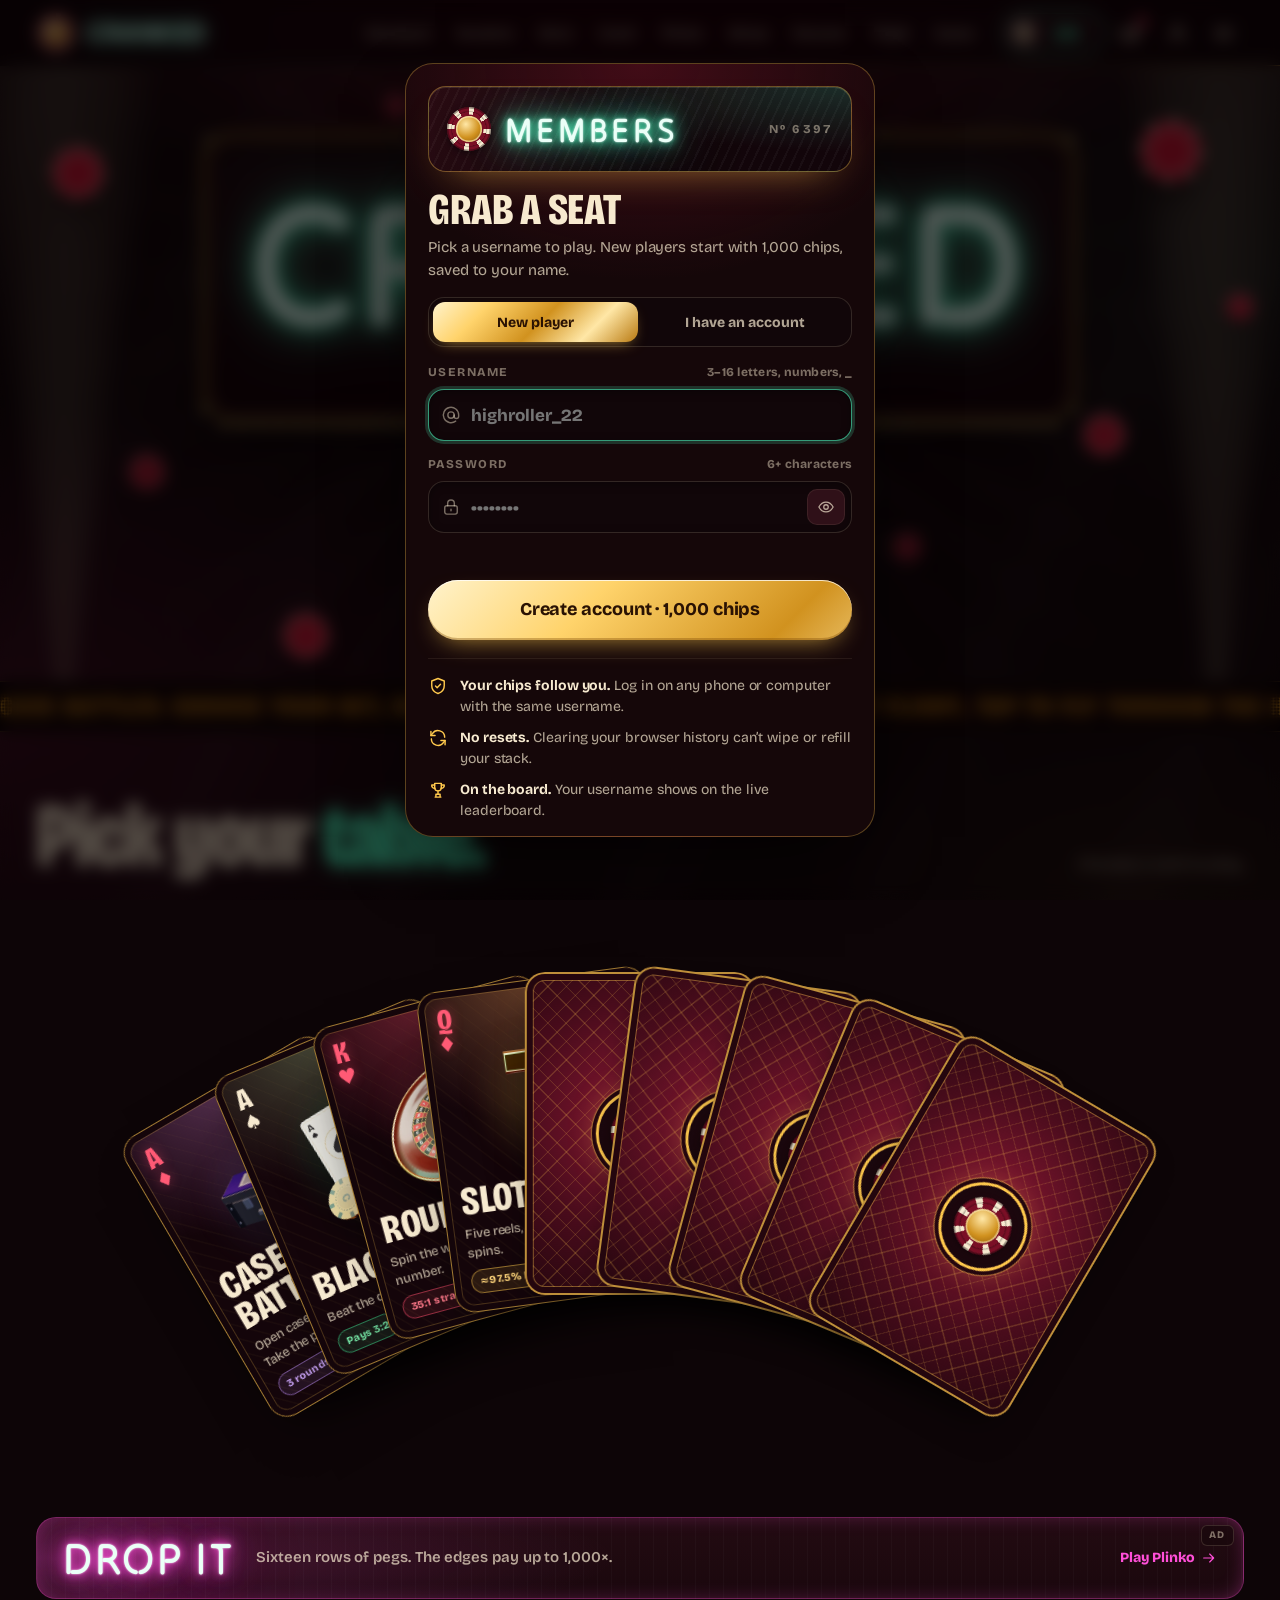
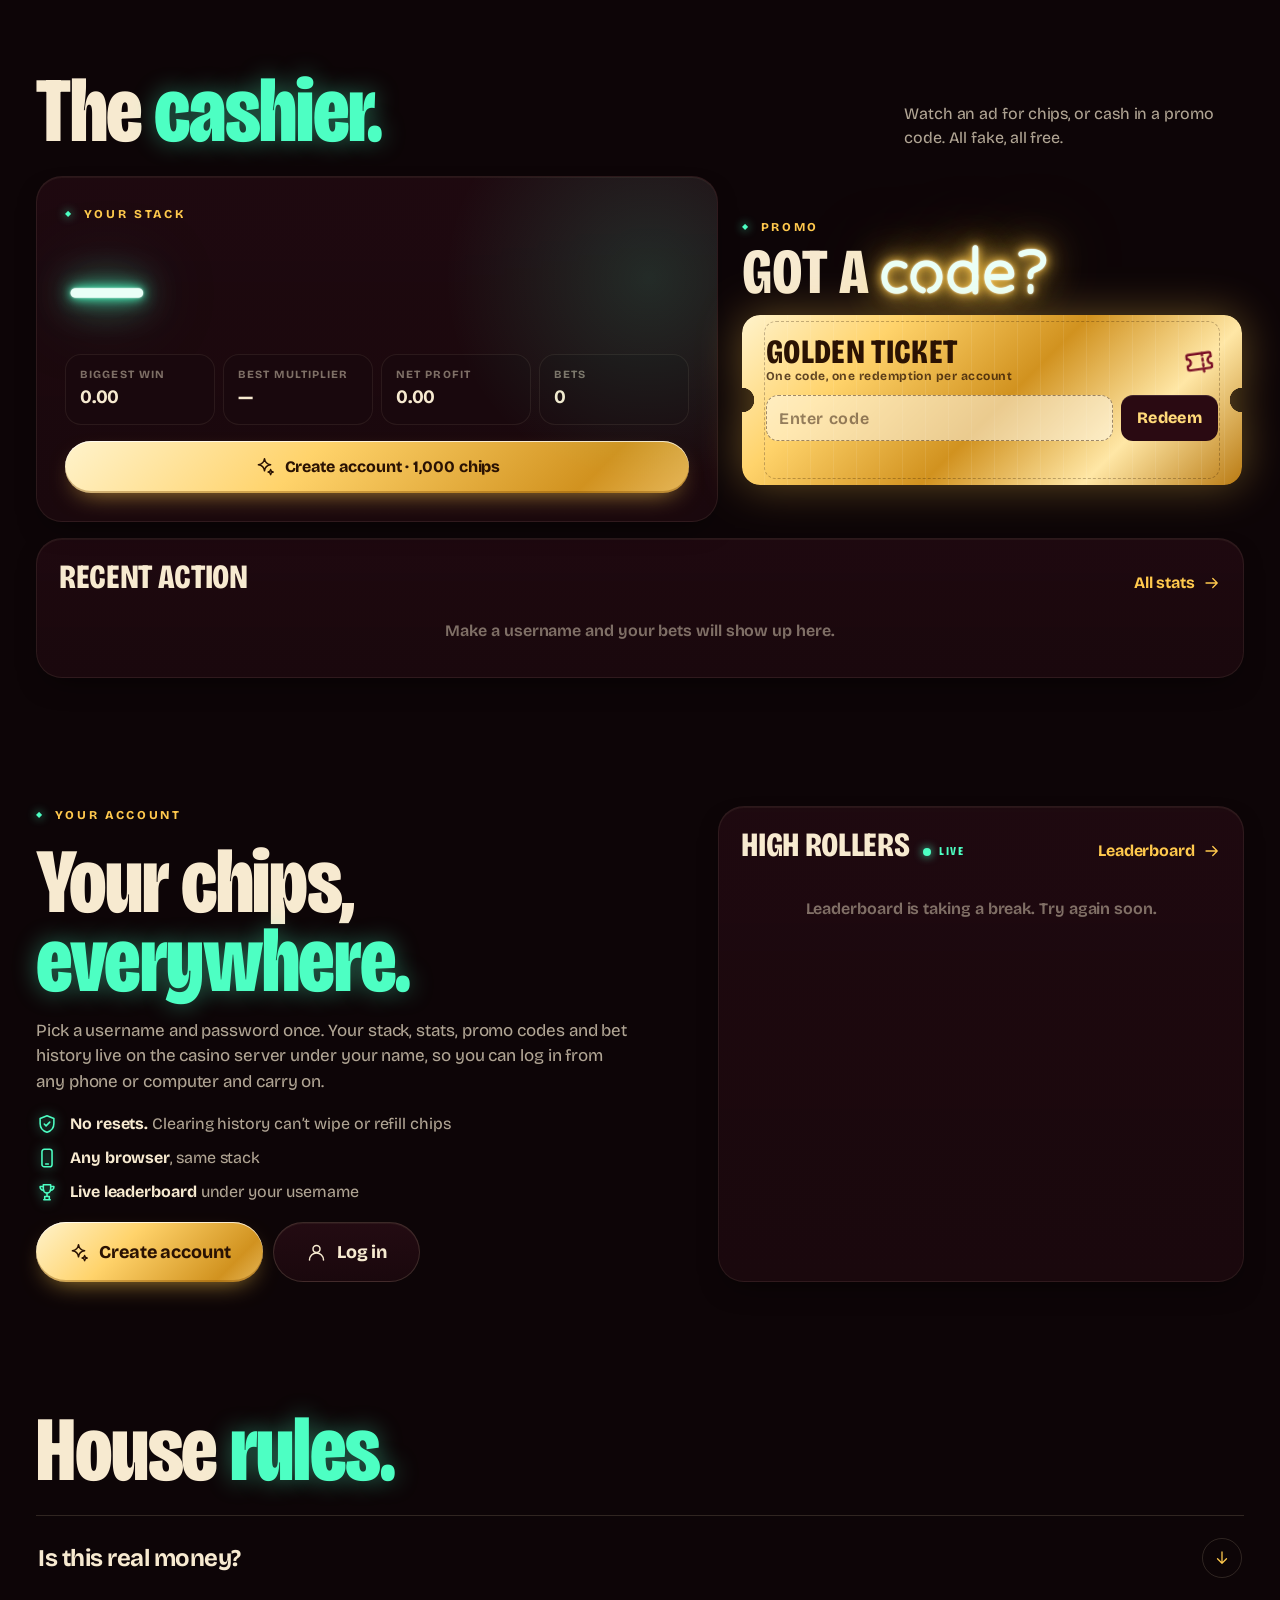
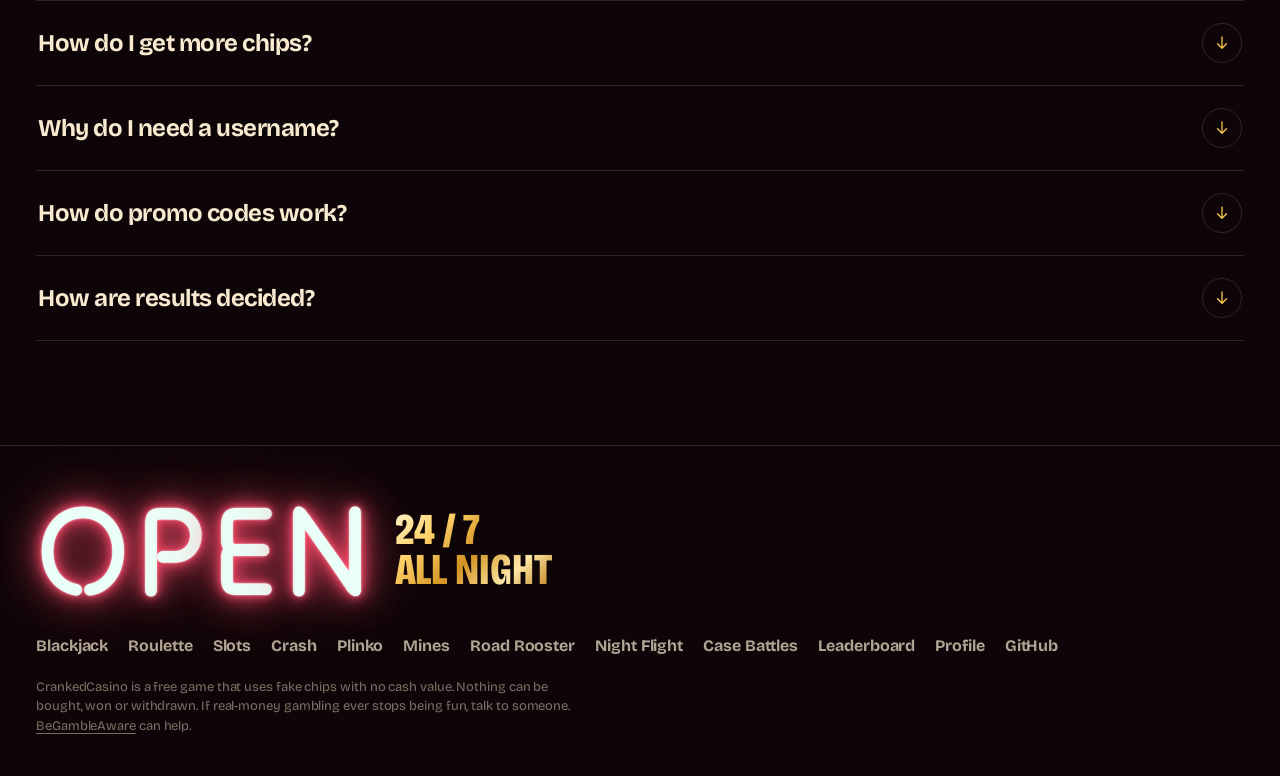
<file: index.html>
<!doctype html>
<html lang="en" data-theme="dark">
<head>
  <meta charset="utf-8">
  <meta name="viewport" content="width=device-width, initial-scale=1, viewport-fit=cover">
  <title>CrankedCasino · After hours, fake chips</title>
  <meta name="description" content="CrankedCasino is a free fake-money casino: Blackjack, Roulette, Slots, Crash, Plinko, Mines, Road Rooster, Night Flight and Case Battles. One username keeps your chips on any browser.">
  <meta name="theme-color" content="#0d0507">
  <meta name="color-scheme" content="dark light">
  <link rel="icon" href="assets/favicon.svg" type="image/svg+xml">
  <link rel="apple-touch-icon" href="assets/img/apple-touch-icon.png">
  <link rel="manifest" href="manifest.webmanifest">
  <meta name="apple-mobile-web-app-capable" content="yes">
  <meta name="apple-mobile-web-app-status-bar-style" content="black-translucent">
  <meta name="apple-mobile-web-app-title" content="Cranked">

  <meta property="og:type" content="website">
  <meta property="og:title" content="CrankedCasino">
  <meta property="og:description" content="Blackjack, Roulette, Slots, Crash, Plinko, Mines, Road Rooster, Night Flight and Case Battles. Fake chips, real adrenaline.">
  <meta property="og:image" content="https://ll2rawll.github.io/CrankedCasino/assets/img/og.jpg">
  <meta property="og:url" content="https://ll2rawll.github.io/CrankedCasino/">
  <meta name="twitter:card" content="summary_large_image">

  <script>
    if (/^#\/flight(?:[?\/]|$)/.test(location.hash)) {
      for (const name of ['kingfisher.png', 'harbor.webp']) {
        const link = document.createElement('link');
        link.rel = 'preload';
        link.as = 'image';
        link.href = 'assets/flight/' + name;
        document.head.append(link);
      }
    }
  </script>
  <link rel="preload" href="assets/fonts/bricolage-var.woff2" as="font" type="font/woff2" crossorigin>
  <link rel="preload" href="assets/fonts/tilt-neon-var.woff2" as="font" type="font/woff2" crossorigin>
  <link rel="stylesheet" href="css/base.css?v=06e843a90402">
  <link rel="stylesheet" href="css/lobby.css?v=8530c691bc91">
  <link rel="stylesheet" href="css/flight.css?v=dd581bfd38fc">
  <link rel="stylesheet" href="css/games.css?v=196b4ae6748e">
  <link rel="stylesheet" href="css/cases.css?v=de2036ae15a9">
  <link rel="stylesheet" href="css/cases-lobby.css?v=abeb2709f6ee">
  <link rel="stylesheet" href="css/cases-arena.css?v=4bbdd442776a">
  <link rel="stylesheet" href="css/tables.css?v=0660aeab1716">
  <link rel="stylesheet" href="css/multiplayer.css?v=2d00df0a9cf7">

  <script>
    // Apply the saved theme before first paint so there's no flash.
    try {
      var t = localStorage.getItem('cc:theme');
      if (t === '"light"' || t === '"dark"') document.documentElement.dataset.theme = JSON.parse(t);
      if (localStorage.getItem('cc:motion') === '"reduced"') document.documentElement.dataset.motion = 'reduced';
    } catch (e) {}
  </script>
  <script type="module" src="js/main.js?v=d846a0b4c715"></script>
</head>
<body>
  <div class="backdrop" aria-hidden="true">
    <div class="velvet"></div>
    <div class="sheen"></div>
    <div class="grain"></div>
  </div>

  <a class="skip-link" href="#app">Skip to content</a>

  <header class="topbar" id="topbar">
    <div class="topbar-inner">
      <a class="brand" href="#/" aria-label="CrankedCasino lobby">
        <span class="brand-chip"><span class="chip-ico"></span></span>
        <span class="brand-name">CRANK<span class="flick">E</span>D</span>
      </a>
      <nav class="topnav" aria-label="Games">
        <a href="#/blackjack" data-nav="blackjack">Blackjack</a>
        <a href="#/roulette" data-nav="roulette">Roulette</a>
        <a href="#/slots" data-nav="slots">Slots</a>
        <a href="#/crash" data-nav="crash">Crash</a>
        <a href="#/plinko" data-nav="plinko">Plinko</a>
        <a href="#/mines" data-nav="mines">Mines</a>
        <a href="#/rooster" data-nav="rooster">Rooster</a>
        <a href="#/flight" data-nav="flight">Flight</a>
        <a href="#/cases" data-nav="cases">Cases</a>
      </nav>
      <div class="topbar-actions">
        <button class="balance-pill" id="balanceBtn" type="button" aria-haspopup="dialog" aria-label="Open cashier">
          <span class="chip-ico" aria-hidden="true"></span>
          <span class="bal-num" id="balanceNum">1,000.00</span>
          <span class="sync-dot" id="syncDot" aria-hidden="true"></span>
        </button>
        <button class="icon-btn" id="promoBtn" type="button" aria-label="Redeem a promo code"></button>
        <button class="icon-btn gh-btn" id="ghBtn" type="button" aria-label="Create an account or log in"></button>
        <button class="icon-btn" id="menuBtn" type="button" aria-label="Open menu" aria-expanded="false" aria-controls="drawer"></button>
      </div>
    </div>
  </header>

  <main id="app" tabindex="-1"></main>

  <footer class="site-foot" id="siteFoot"></footer>

  <div class="drawer" id="drawer" aria-hidden="true">
    <div class="drawer-scrim" data-close></div>
    <aside class="drawer-panel" role="dialog" aria-modal="true" aria-label="Menu"></aside>
  </div>

  <div class="popover" id="wallet" role="dialog" aria-label="Cashier" hidden></div>
  <div class="toasts" id="toasts" role="status" aria-live="polite"></div>
  <canvas id="fx" aria-hidden="true"></canvas>
  <noscript><p class="noscript">CrankedCasino needs JavaScript to deal the cards.</p></noscript>
</body>
</html>
</file>
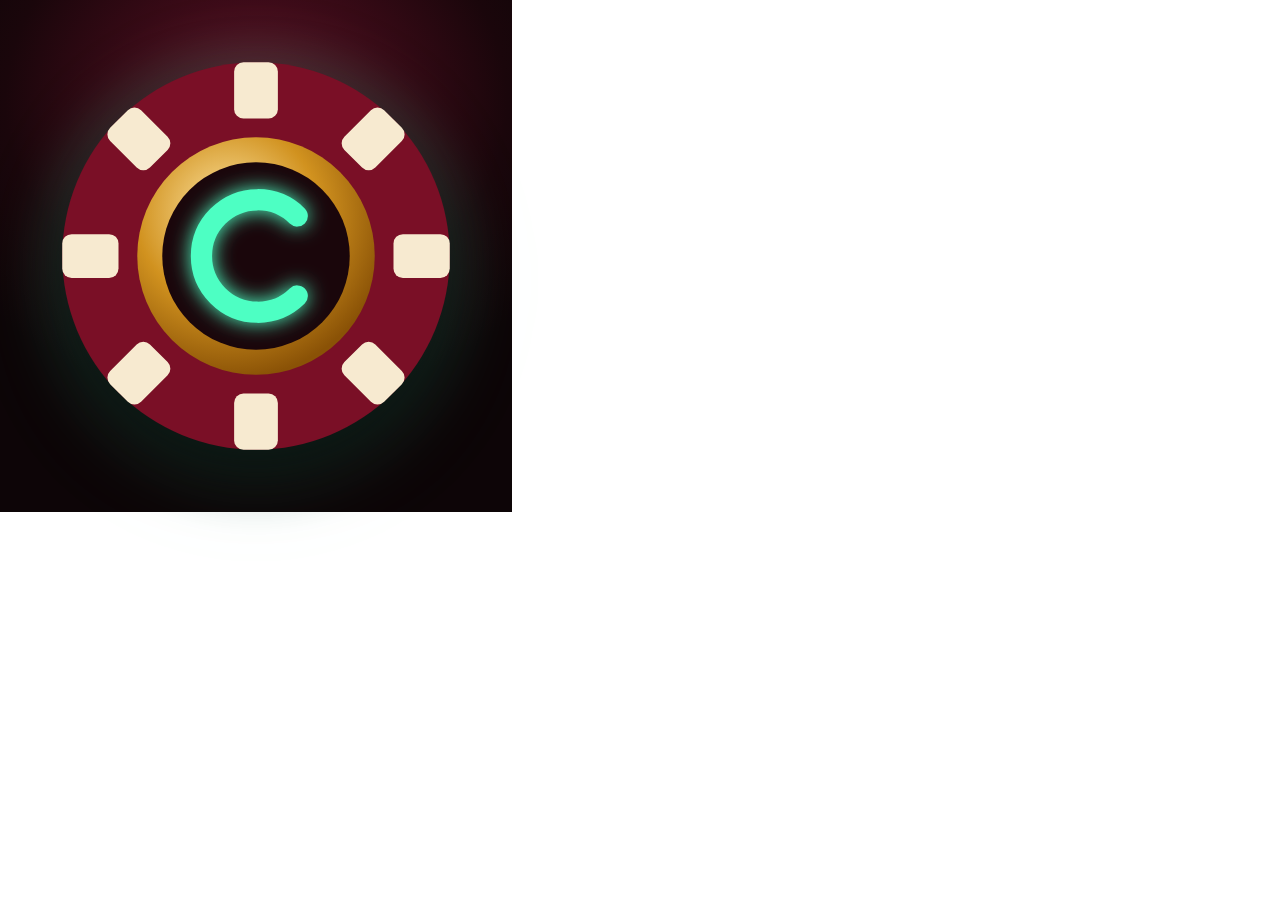
<file: tools/icon.html>
<!doctype html>
<html><head><meta charset="utf-8"><title>App icon</title>
<style>
  html,body{margin:0;background:transparent}
  .icon{width:512px;height:512px;display:grid;place-items:center;
    background:radial-gradient(70% 60% at 50% 20%,#5e0f24,#1a060b 70%,#0d0507);}
  .icon img{width:400px;height:400px;filter:drop-shadow(0 24px 30px rgba(0,0,0,.6)) drop-shadow(0 0 30px rgba(77,255,195,.25))}
</style></head>
<body><div class="icon"><img src="../assets/favicon.svg" alt=""></div></body></html>
</file>
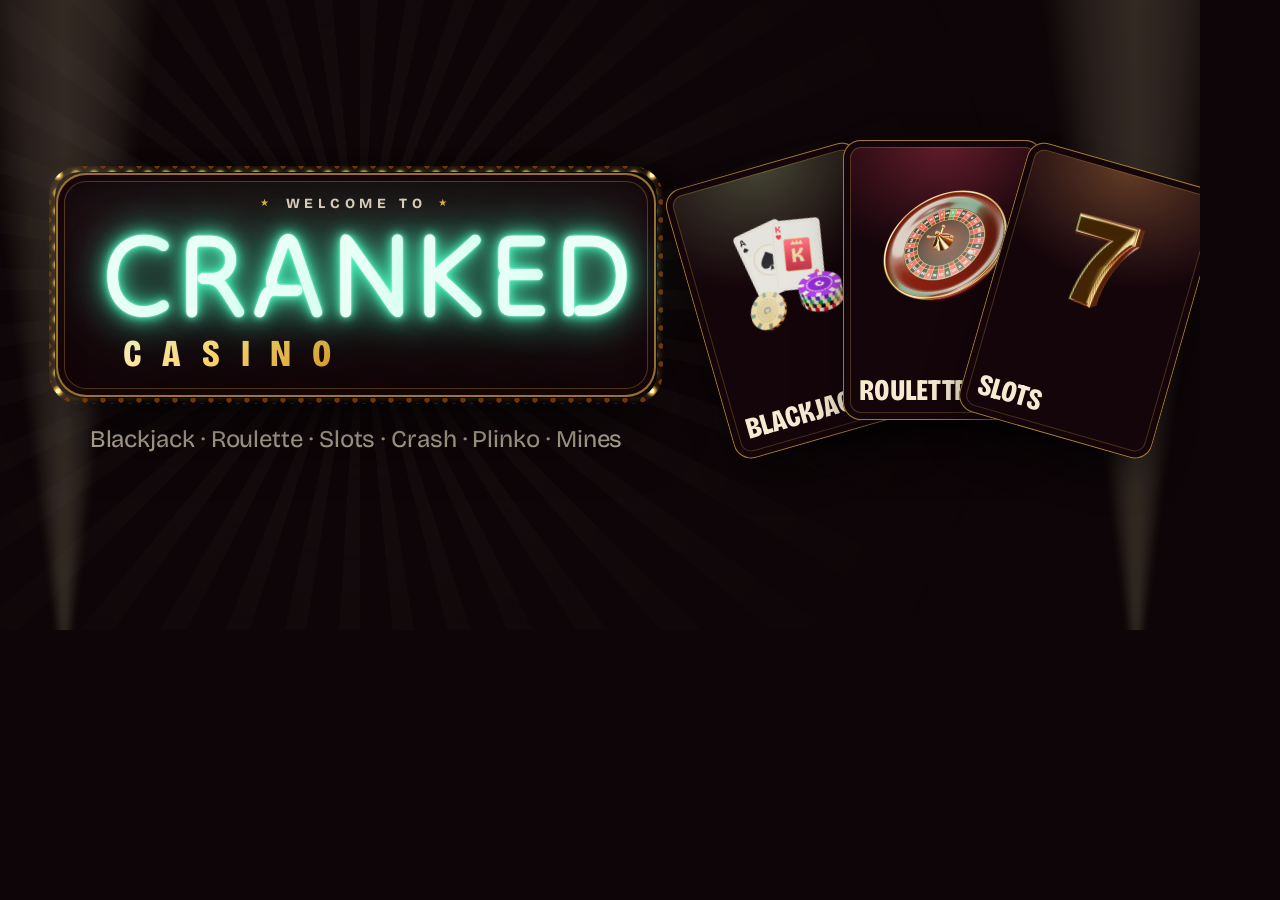
<file: tools/og.html>
<!doctype html>
<html><head><meta charset="utf-8"><title>OG image</title>
<link rel="stylesheet" href="../css/base.css?v=06e843a90402"><link rel="stylesheet" href="../css/lobby.css?v=8530c691bc91">
<style>
  body{margin:0;width:1200px;height:630px;overflow:hidden;display:block}
  .og{position:relative;width:1200px;height:630px;overflow:hidden;isolation:isolate;display:grid;grid-template-columns:600px 1fr;align-items:center;padding:0 40px 0 56px}
  .og .sign{transform:none}
  .og .sign-neon{font-size:118px}
  .og .sign-neon .nl{color:#eafff7;text-shadow:var(--glow)}
  .og .sign-casino{font-size:38px;animation:none!important;opacity:1}
  .og .sign-neon .nl{animation:none!important}
  .og p{margin-top:24px;font-size:24px;color:rgba(247,234,208,.72);text-align:center}
  .fan{position:relative;height:430px;margin-left:70px}
  .fan .c{position:absolute;left:50%;top:40px;width:200px;aspect-ratio:5/7;margin-left:-100px;transform-origin:50% 240%;border-radius:18px;
    background:radial-gradient(120% 70% at 50% 0%,color-mix(in oklab,var(--a) 30%,#2a0a12),#14050a 62%);
    box-shadow:inset 0 0 0 1px rgba(255,201,77,.6),inset 0 0 0 7px #14050a,inset 0 0 0 8px rgba(255,201,77,.22),0 26px 50px -20px #000}
  .fan .c img{position:absolute;left:10%;right:10%;top:8%;width:80%}
  .fan .c b{position:absolute;left:16px;bottom:16px;font:800 30px/0.9 var(--font-display);font-stretch:75%;text-transform:uppercase;color:#f7ead0}
</style></head>
<body>
<div class="og">
  <div class="beams" aria-hidden="true"><i></i><i></i></div>
  <div class="sunburst" style="left:30%;top:46%"></div>
  <div>
    <div class="sign bulbs is-lit" style="margin:0 auto;width:max-content">
      <div class="sign-top"><span>★</span> Welcome to <span>★</span></div>
      <div class="sign-neon neon">${'CRANKED'}</div>
      <div class="sign-casino gold-text">CASINO</div>
    </div>
    <p>Blackjack · Roulette · Slots · Crash · Plinko · Mines</p>
  </div>
  <div class="fan">
    <div class="c" style="--a:#3ee08f;transform:rotate(-16deg)"><img src="../assets/img/card-blackjack.webp"><b>Blackjack</b></div>
    <div class="c" style="--a:#ff4d6d;transform:rotate(0deg)"><img src="../assets/img/card-roulette.webp"><b>Roulette</b></div>
    <div class="c" style="--a:#ffc94d;transform:rotate(16deg)"><img src="../assets/img/card-slots.webp"><b>Slots</b></div>
  </div>
</div>
<script>document.querySelector('.sign-neon').innerHTML='CRANKED'.split('').map(c=>'<span class="nl">'+c+'</span>').join('')</script>
</body></html>
</file>
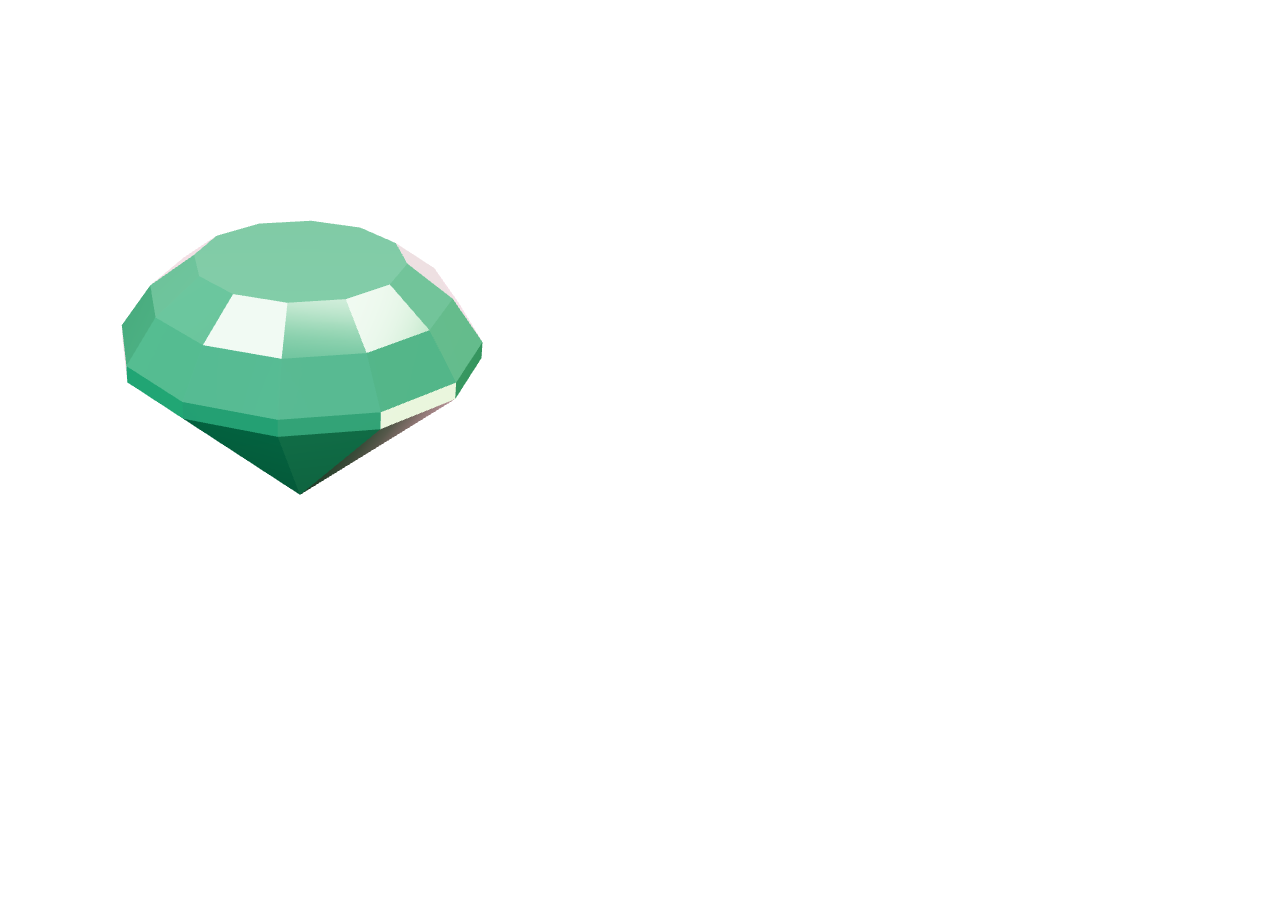
<file: tools/render.html>
<!doctype html>
<html>
<head>
<meta charset="utf-8">
<title>Asset renderer</title>
<style>html,body{margin:0;background:transparent} #box{width:600px;height:750px} canvas{width:100%;height:100%;display:block}</style>
</head>
<body>
<div id="box"><canvas id="c"></canvas></div>
<script type="module">
  // Renders the 3D card art to PNG. Driven by tools/render-assets.mjs.
  import { createHero } from './art3d.js?v=d846a0b4c715';
  const font = new FontFace('Bricolage', 'url(../assets/fonts/bricolage-var.woff2)', { weight: '200 800', stretch: '75% 100%' });
  await font.load();
  document.fonts.add(font);
  const box = document.getElementById('box');
  window.hero = createHero(document.getElementById('c'), { interactive: false, initial: 'mines' });
  window.setSize = (w, h) => { box.style.width = w + 'px'; box.style.height = h + 'px'; };
  window.ready = true;
</script>
</body>
</html>
</file>
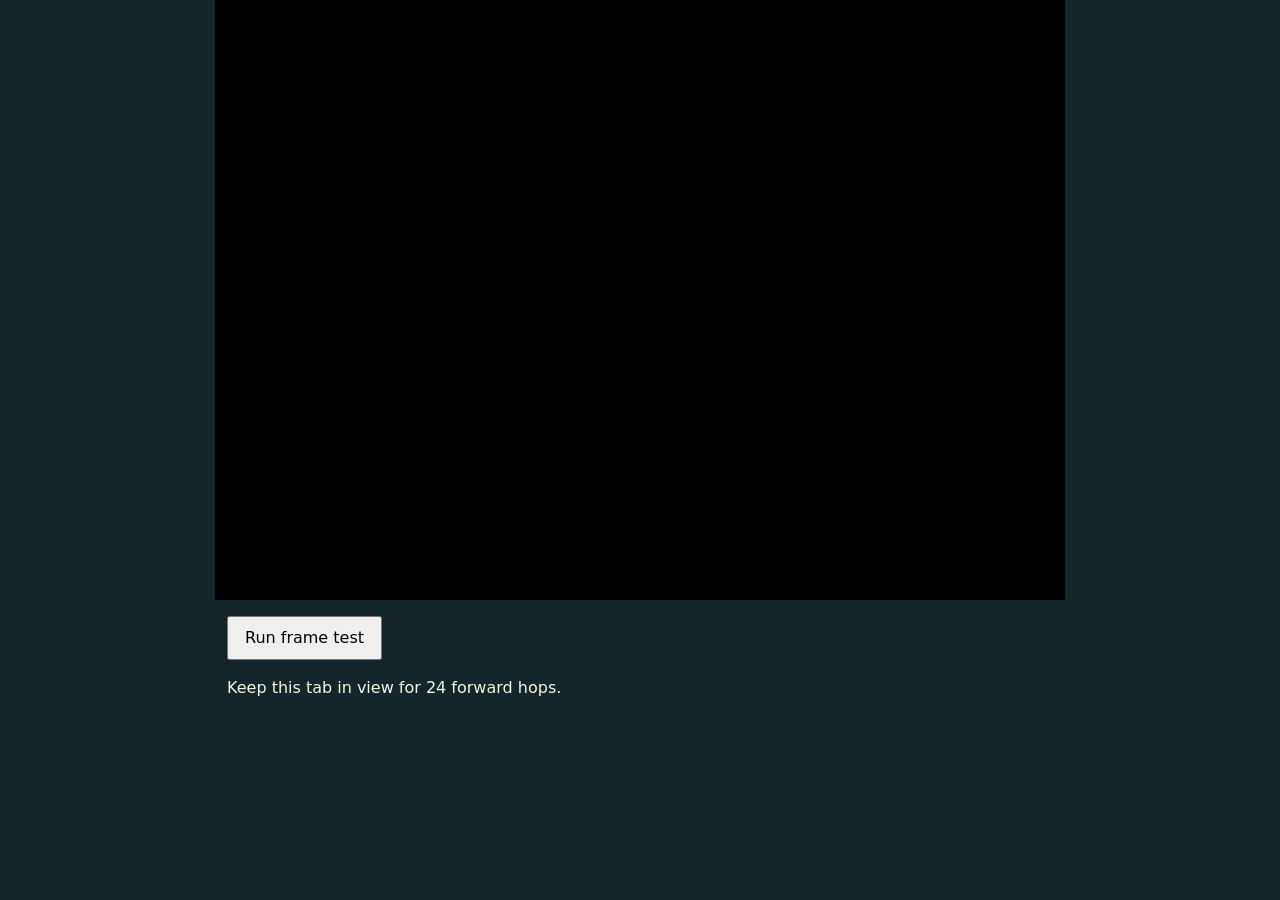
<file: tools/rooster-benchmark.html>
<!doctype html>
<html lang="en">
<meta charset="utf-8">
<meta name="viewport" content="width=device-width,initial-scale=1">
<title>Road Rooster frame timing</title>
<style>
  * { box-sizing: border-box }
  body { margin: 0 auto; max-width: 850px; background: #15262b; color: #f7f4df; font: 1rem system-ui }
  canvas { display: block; width: 100%; height: min(70dvh, 600px); background: #97bd52 }
  button { padding: .65rem 1rem; font: inherit }
  p { padding-inline: .75rem }
  output { line-height: 1.5 }
</style>
<canvas aria-label="Fixed-seed Road Rooster course"></canvas>
<p><button type="button" id="run">Run frame test</button></p>
<p><output id="result" aria-live="polite">Keep this tab in view for 24 forward hops.</output></p>
<script type="module">
import { landscape } from '../js/games/rooster-landscape.js?v=d846a0b4c715';
import { scoreLane } from '../js/games/rooster-course.js?v=d846a0b4c715';

const canvas = document.querySelector('canvas');
const button = document.querySelector('#run');
const output = document.querySelector('#result');
const ctx = canvas.getContext('2d', { alpha: false });
let interrupted = false;
document.addEventListener('visibilitychange', () => {
  if (document.hidden) interrupted = true;
});
button.onclick = async () => {
  button.disabled = true;
  interrupted = false;
  output.textContent = 'Measuring…';
  try {
    const W = canvas.clientWidth, H = canvas.clientHeight, dpr = Math.min(devicePixelRatio, 2);
    canvas.width = Math.round(W * dpr);
    canvas.height = Math.round(H * dpr);
    const scene = landscape(ctx), seed = 31;
    const lanes = new Map();
    const lane = row => {
      if (!lanes.has(row)) lanes.set(row, scoreLane(seed, row));
      return lanes.get(row);
    };
    const gaps = [];
    let previous, firstDraw;
    for (let i = 0; i < 164; i++) {
      await new Promise(requestAnimationFrame);
      if (interrupted || canvas.clientWidth !== W || canvas.clientHeight !== H) {
        output.textContent = 'The tab or playfield changed. Run the test again.';
        return;
      }
      const start = performance.now();
      if (i >= 20) gaps.push(start - previous);
      previous = start;
      const step = Math.max(0, i - 19), u = (step % 6) / 6;
      scene.draw({ W, H, dpr, dt: .016, seed, lane, t: i / 60, now: i * 1000 / 60,
        vr: Math.floor(step / 6) + u * (2 - u), vc: 3 + .8 * Math.sin(i / 33), hop: .32 * 4 * u * (1 - u), squash: 0, facing: 1,
        score: true, phase: i < 20 ? 'countdown' : 'run', line: 0, trainWarning: () => false });
      if (i === 0) firstDraw = performance.now() - start;
    }
    gaps.sort((a, b) => a - b);
    const percentile = p => gaps[Math.floor(gaps.length * p)].toFixed(1);
    output.textContent = `${canvas.width} × ${canvas.height} pixels over 24 forward hops. Median frame interval ${percentile(.5)} ms. 95th percentile ${percentile(.95)} ms. First draw call ${firstDraw.toFixed(1)} ms.`;
  } finally {
    button.disabled = false;
  }
};
</script>
</html>
</file>
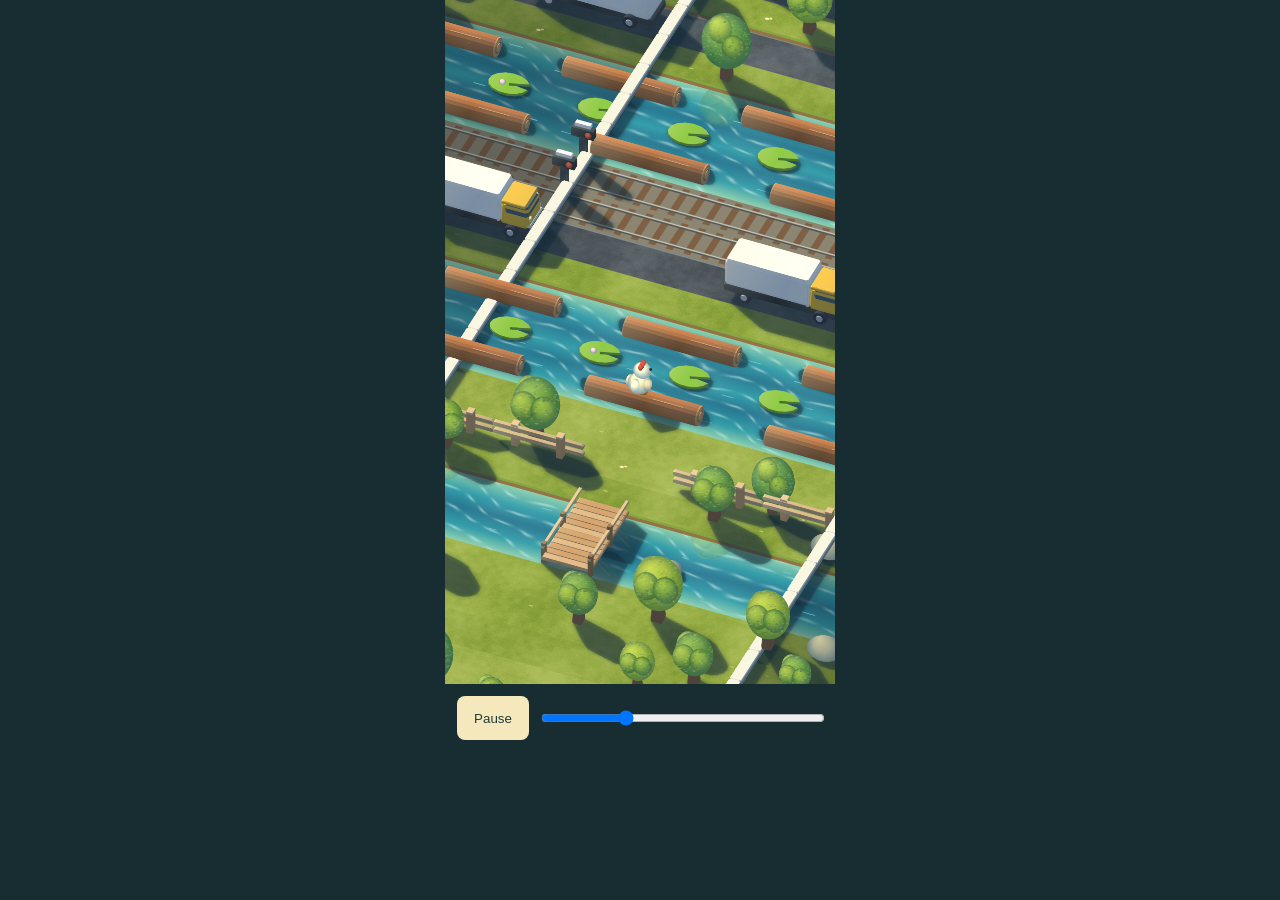
<file: tools/rooster-crossing.html>
<!doctype html>
<html lang="en">
<meta charset="utf-8">
<meta name="viewport" content="width=device-width,initial-scale=1">
<title>River crossing motion study · Road Rooster</title>
<style>
  * { box-sizing: border-box }
  body { margin: 0; background: #172d32; color: #fff7df; font: 1rem system-ui }
  main { width: min(100%, 390px); margin: auto }
  canvas { display: block; width: 100%; height: min(76dvh, 690px); background: #97bd52 }
  footer { padding: 12px; display: grid; grid-template-columns: auto 1fr; gap: 10px }
  button { background: #f5e8bd; color: #203c39; border: 0; border-radius: 8px; min-width: 72px; min-height: 44px }
  input { width: 100% }
</style>
<main>
  <canvas aria-label="A rooster hops from grass onto a moving log, rides it, then lands on a lily pad."></canvas>
  <footer><button type="button">Pause</button><input type="range" min="0" max="4" step="0.01" value="0" aria-label="Crossing replay time in seconds"></footer>
</main>
<script type="module">
import { landscape } from '../js/games/rooster-landscape.js?v=d846a0b4c715';
import { scoreLane } from '../js/games/rooster-course.js?v=d846a0b4c715';

const canvas = document.querySelector('canvas');
const scene = landscape(canvas.getContext('2d'));
const button = document.querySelector('button');
const scrub = document.querySelector('input');
const grass = { kind: 'safe', blocked: [] };
const log = { kind: 'river', speed: .7, offset: 2.6, period: 4, width: 2.5, blocked: [] };
const pad = { kind: 'river', pads: true, speed: 0, offset: 0, period: 2, width: .88, blocked: [] };
function lane(row) {
  if (row === 1 || row === 3) return log;
  if (row === 2) return pad;
  return row <= 0 || row === 4 ? grass : scoreLane(31, row);
}

let playing = !matchMedia('(prefers-reduced-motion: reduce)').matches;
let time = 0, previous;
function frame(now) {
  const dt = previous === undefined ? 0 : Math.min(.05, (now - previous) / 1000);
  previous = now;
  if (playing) time = (time + dt) % 4;
  const W = canvas.clientWidth, H = canvas.clientHeight, dpr = Math.min(devicePixelRatio, 2);
  if (canvas.width !== Math.round(W*dpr) || canvas.height !== Math.round(H*dpr)) {
    canvas.width = Math.round(W*dpr); canvas.height = Math.round(H*dpr);
  }
  const second = time >= 2;
  const start = second ? 2 : .7;
  const u = Math.min(1, Math.max(0, (time - start) / .11));
  const travel = u * (2 - u);
  const drift = t => 3 + .7 * (t - .7);
  const vc = second ? drift(2) + (4 - drift(2)) * travel : 3 + (drift(time) - 3) * travel;
  const at = start + .11;
  const age = time - at;
  scene.draw({W,H,dpr,dt:1,seed:31,lane,t:time,now:time*1000,vr:Number(second)+travel,vc,
    hop:1.28*u*(1-u),squash:age>=0 && age<.075 ? .10*Math.sin(Math.PI*age/.075) : 0,
    touchdown:age>=0 ? {at:at*1000,row:second?2:1,x:second?4:drift(at),platform:second?2:0} : null,
    facing:1,score:true,phase:'run',line:0,trainWarning:()=>false});
  if (playing) scrub.value = time;
  requestAnimationFrame(frame);
}
function setPlayback(on) { playing = on; button.textContent = on ? 'Pause' : 'Play'; }
button.onclick = () => setPlayback(!playing);
scrub.oninput = () => { setPlayback(false); time = Number(scrub.value); };
setPlayback(playing);
requestAnimationFrame(frame);
</script>
</html>
</file>
<file: css/base.css>
/* ==========================================================================
   CrankedCasino · "After Hours" design system
   Oxblood velvet, mint neon, champagne gold, emerald felt.
   Type: Tilt Neon (signage) + Bricolage Grotesque (everything else).
   ========================================================================== */

@font-face {
  font-family: "Bricolage";
  src: url("../assets/fonts/bricolage-var.woff2") format("woff2");
  font-weight: 200 800;
  font-stretch: 75% 100%;
  font-style: normal;
  font-display: swap;
}
@font-face {
  font-family: "Tilt Neon";
  src: url("../assets/fonts/tilt-neon-var.woff2") format("woff2");
  font-weight: 400;
  font-style: normal;
  font-display: swap;
}

@property --accent {
  syntax: "<color>";
  inherits: true;
  initial-value: #4dffc3;
}

:root {
  --font-ui: "Bricolage", ui-sans-serif, system-ui, -apple-system, "Segoe UI", Roboto, sans-serif;
  --font-display: "Bricolage", ui-sans-serif, system-ui, sans-serif;
  --font-neon: "Tilt Neon", "Bricolage", ui-rounded, system-ui, sans-serif;

  --ink: #0a0406;
  --bg: #0d0507;
  --bg-raise: #150709;
  --panel: #1a080d;
  --panel-2: #230b12;
  --panel-3: #2f1018;
  --glass: rgba(26, 8, 13, 0.76);
  --line: rgba(246, 226, 186, 0.08);
  --line-2: rgba(246, 226, 186, 0.15);
  --line-3: rgba(246, 226, 186, 0.27);
  --text: #f7ead0;
  --text-2: rgba(247, 234, 208, 0.7);
  --text-3: rgba(247, 234, 208, 0.46);
  --hover: rgba(246, 226, 186, 0.06);

  --gold: #ffc94d;
  --gold-deep: #c7891b;
  --gold-grad: linear-gradient(135deg, #fff3cc 0%, #ffd36b 24%, #d1921f 52%, #ffe7a6 76%, #b97a12 100%);
  --cream: #ffd979;
  --ink-on-gold: #2a1203;
  --mint: #4dffc3;
  --coral: #ff4d6d;
  --felt: #0f5c46;
  --felt-deep: #073428;
  --ivory: #fbf6ea;

  --win: #4dffc3;
  --loss: #ff4d6d;
  --mines: #4dffc3;
  --plinko: #ff4fd8;
  --slots: #ffc94d;
  --crash: #4dd2ff;
  --blackjack: #3ee08f;
  --roulette: #ff4d6d;
  --rooster: #ff9f43;
  --flight: #ffb468;
  --cases: #bc8bf3;

  --accent: var(--mint);
  --radius-sm: 12px;
  --radius: 18px;
  --radius-lg: 26px;
  --shadow: 0 30px 80px -30px rgba(0, 0, 0, 0.85);
  --shadow-sm: 0 12px 30px -14px rgba(0, 0, 0, 0.7);
  --header-h: 66px;
  --gutter: 16px;
  --maxw: 1240px;
  --ease-out: cubic-bezier(0.22, 1, 0.36, 1);
  --ease-spring: cubic-bezier(0.34, 1.56, 0.64, 1);

  color-scheme: dark;
}

:root[data-theme="light"] {
  --ink: #f3e7cf;
  --bg: #f4e9d3;
  --bg-raise: #faf2e2;
  --panel: #fffaf0;
  --panel-2: #f8eedb;
  --panel-3: #efe1c6;
  --glass: rgba(255, 250, 240, 0.82);
  --line: rgba(74, 16, 28, 0.1);
  --line-2: rgba(74, 16, 28, 0.17);
  --line-3: rgba(74, 16, 28, 0.3);
  --text: #2a0a12;
  --text-2: rgba(42, 10, 18, 0.72);
  --text-3: rgba(42, 10, 18, 0.5);
  --hover: rgba(74, 16, 28, 0.06);
  --mint: #08a874;
  --coral: #d8284a;
  --win: #08a874;
  --loss: #d8284a;
  --gold: #b9780b;
  --shadow: 0 30px 70px -34px rgba(74, 16, 28, 0.35);
  --shadow-sm: 0 12px 26px -14px rgba(74, 16, 28, 0.28);
  color-scheme: light;
}

/* ---------- reset ---------- */
*, *::before, *::after { box-sizing: border-box; }
/* Every control draws its own pressed state. The browser's translucent tap flash would
   otherwise cover a whole game board on each tap (it is inherited, so set it once). */
html { -webkit-text-size-adjust: 100%; text-size-adjust: 100%; scroll-behavior: smooth; overflow-x: hidden; overflow-x: clip; -webkit-tap-highlight-color: transparent; }
body {
  margin: 0; min-height: 100dvh; background: var(--bg); color: var(--text);
  font-family: var(--font-ui); font-size: 16px; line-height: 1.5; font-weight: 430; letter-spacing: -0.005em;
  -webkit-font-smoothing: antialiased; -moz-osx-font-smoothing: grayscale;
  overflow-x: hidden; overflow-x: clip; display: flex; flex-direction: column;
}
img, svg, canvas { display: block; max-width: 100%; }
button, input, select, textarea { font: inherit; color: inherit; }
button { cursor: pointer; background: none; border: 0; padding: 0; -webkit-tap-highlight-color: transparent; }
a { color: inherit; text-decoration: none; -webkit-tap-highlight-color: transparent; }
h1, h2, h3, h4, p { margin: 0; }
:focus-visible { outline: 2px solid var(--mint); outline-offset: 3px; border-radius: 8px; }
::selection { background: var(--mint); color: #06140f; }
[hidden] { display: none !important; }
.sr-only { position: absolute; width: 1px; height: 1px; overflow: hidden; clip: rect(0 0 0 0); white-space: nowrap; }
.skip-link { position: absolute; left: 12px; top: -60px; z-index: 200; background: var(--gold-grad); color: var(--ink-on-gold); padding: 10px 16px; border-radius: 999px; font-weight: 750; }
.skip-link:focus { top: 12px; }
.noscript { padding: 40px; text-align: center; }

/* ---------- type ---------- */
.tnum { font-variant-numeric: tabular-nums; }
.display { font-family: var(--font-display); font-weight: 800; font-stretch: 75%; letter-spacing: -0.01em; line-height: 0.88; }
.neon {
  font-family: var(--font-neon); font-weight: 400; color: #eafff7;
  text-shadow: 0 0 2px #fff, 0 0 8px var(--neon, #4dffc3), 0 0 18px var(--neon, #4dffc3), 0 0 38px var(--neon, #4dffc3), 0 0 76px color-mix(in oklab, var(--neon, #4dffc3) 55%, transparent);
}
:root[data-theme="light"] .neon { color: color-mix(in oklab, var(--neon, #4dffc3) 55%, #0a3d2c); text-shadow: 0 0 1px rgba(255,255,255,.6), 0 0 14px color-mix(in oklab, var(--neon, #4dffc3) 45%, transparent); }
.gold-text { background: var(--gold-grad); -webkit-background-clip: text; background-clip: text; color: transparent; }
:root[data-theme="light"] .gold-text { background: linear-gradient(135deg, #8a5206, #c7891b 40%, #6b3f05 70%, #a76b0b); -webkit-background-clip: text; background-clip: text; }
.muted { color: var(--text-2); }
.dim { color: var(--text-3); }
.kicker {
  display: inline-flex; align-items: center; gap: 10px;
  font-size: 12px; font-weight: 750; letter-spacing: 0.22em; text-transform: uppercase; color: var(--gold);
}
.kicker::before { content: "◆"; font-size: 8px; color: var(--mint); text-shadow: 0 0 10px var(--mint); }
.win-text { color: var(--win); }
.loss-text { color: var(--loss); }

/* ---------- backdrop: crushed velvet + light pools + grain ---------- */
.backdrop { position: fixed; inset: 0; z-index: -1; overflow: hidden; pointer-events: none; background: var(--bg); }
.backdrop .velvet {
  position: absolute; inset: 0;
  background:
    radial-gradient(70% 45% at 50% -5%, rgba(120, 18, 40, 0.55), transparent 70%),
    radial-gradient(50% 40% at 100% 30%, rgba(77, 255, 195, 0.06), transparent 70%),
    radial-gradient(60% 50% at 0% 80%, rgba(120, 18, 60, 0.35), transparent 70%),
    radial-gradient(40% 30% at 90% 100%, rgba(255, 201, 77, 0.06), transparent 70%);
}
:root[data-theme="light"] .backdrop .velvet {
  background:
    radial-gradient(70% 45% at 50% -5%, rgba(255, 201, 77, 0.35), transparent 70%),
    radial-gradient(60% 50% at 0% 80%, rgba(216, 40, 74, 0.08), transparent 70%),
    radial-gradient(50% 40% at 100% 30%, rgba(8, 168, 116, 0.08), transparent 70%);
}
.backdrop .sheen {
  /* crushed-velvet sheen: slow diagonal light drift */
  position: absolute; inset: -20%;
  background: repeating-linear-gradient(115deg, transparent 0 120px, rgba(255, 210, 220, 0.018) 160px, transparent 220px);
  animation: sheen-drift 40s linear infinite;
}
:root[data-theme="light"] .backdrop .sheen { opacity: 0.6; }
@keyframes sheen-drift { to { transform: translate3d(220px, 0, 0); } }
.grain {
  position: absolute; inset: -50%;
  background-image: url("data:image/svg+xml,%3Csvg xmlns='http://www.w3.org/2000/svg' width='160' height='160'%3E%3Cfilter id='n'%3E%3CfeTurbulence type='fractalNoise' baseFrequency='.85' numOctaves='2' stitchTiles='stitch'/%3E%3CfeColorMatrix values='0 0 0 0 1 0 0 0 0 .9 0 0 0 0 .85 0 0 0 .6 0'/%3E%3C/filter%3E%3Crect width='100%25' height='100%25' filter='url(%23n)'/%3E%3C/svg%3E");
  opacity: 0.055;
}
:root[data-theme="light"] .grain { opacity: 0.08; filter: invert(1); }

/* ---------- marquee bulbs (casino signage) ---------- */
.bulbs { position: relative; isolation: isolate; }
.bulbs::before, .bulbs::after {
  content: ""; position: absolute; inset: -9px; z-index: -1; pointer-events: none; border-radius: inherit;
  padding: 6px;
  background:
    radial-gradient(circle, #fff3cc 0 2.2px, rgba(255, 201, 77, 0.9) 2.6px, rgba(255, 201, 77, 0.0) 6px) 0 0 / 18px 18px;
  -webkit-mask: linear-gradient(#000 0 0) content-box exclude, linear-gradient(#000 0 0);
  mask: linear-gradient(#000 0 0) content-box exclude, linear-gradient(#000 0 0);
  -webkit-mask-composite: xor;
  filter: drop-shadow(0 0 4px rgba(255, 201, 77, 0.8));
}
.bulbs::after {
  background: radial-gradient(circle, rgba(120, 60, 10, 0.9) 0 2.4px, transparent 3px) 9px 9px / 18px 18px;
  filter: none;
  animation: bulbs-chase 0.9s steps(2) infinite;
}
@keyframes bulbs-chase { 50% { background-position: 0 0; } }

/* ---------- header ---------- */
.topbar {
  position: sticky; top: 0; z-index: 60;
  height: calc(var(--header-h) + env(safe-area-inset-top)); padding-top: env(safe-area-inset-top);
  background: color-mix(in oklab, var(--bg) 78%, transparent);
  -webkit-backdrop-filter: blur(18px) saturate(160%); backdrop-filter: blur(18px) saturate(160%);
}
.topbar::after {
  content: ""; position: absolute; left: 0; right: 0; bottom: 0; height: 1px;
  background: linear-gradient(90deg, transparent, var(--mint) 20%, var(--gold) 50%, var(--coral) 80%, transparent);
  opacity: 0.55; background-size: 200% 100%; animation: trim 8s linear infinite;
}
@keyframes trim { to { background-position: -200% 0; } }
.topbar-inner {
  height: var(--header-h); max-width: var(--maxw); margin: 0 auto;
  padding: 0 max(var(--gutter), env(safe-area-inset-right)) 0 max(var(--gutter), env(safe-area-inset-left));
  display: flex; align-items: center; gap: 10px;
}
.brand { display: flex; align-items: center; gap: 12px; min-width: 0; margin-right: auto; }
.brand-chip { flex: none; width: 40px; height: 40px; position: relative; }
.brand-chip .chip-ico { width: 40px; height: 40px; }
.brand:hover .brand-chip { animation: chip-flip 0.9s var(--ease-out); }
@keyframes chip-flip { 50% { transform: rotateY(180deg) scale(1.08); } }
.brand-name { display: none; font-family: var(--font-neon); font-size: 25px; letter-spacing: 0.06em; color: #eafff7; text-shadow: 0 0 2px #fff, 0 0 8px var(--mint), 0 0 20px var(--mint); white-space: nowrap; }
:root[data-theme="light"] .brand-name { color: #0b6b4c; text-shadow: 0 0 12px rgba(8, 168, 116, 0.35); }
.brand-name .flick { animation: flicker 7s infinite; }
@media (min-width: 560px) { .brand-name { display: inline; } }

.topnav { display: none; align-items: center; gap: 2px; margin-right: 6px; }
.topnav a { padding: 8px 11px; border-radius: 999px; font-size: 14px; font-weight: 650; color: var(--text-2); transition: color 0.2s, background 0.2s, text-shadow 0.2s; }
.topnav a:hover { color: var(--text); background: var(--hover); }
.topnav a[aria-current="page"] { color: var(--mint); text-shadow: 0 0 12px color-mix(in oklab, var(--mint) 60%, transparent); }
@media (min-width: 1160px) { .topnav { display: flex; } }

.topbar-actions { display: flex; align-items: center; gap: 4px; flex: none; }
.icon-btn {
  width: 42px; height: 42px; border-radius: 50%; display: grid; place-items: center; color: var(--text); position: relative;
  transition: background 0.2s, transform 0.2s var(--ease-out), color 0.2s;
}
.icon-btn:hover { background: var(--hover); color: var(--mint); }
.icon-btn:active { transform: scale(0.9); }
.icon-btn svg { width: 23px; height: 23px; }
.icon-btn .badge { position: absolute; top: 6px; right: 6px; width: 8px; height: 8px; border-radius: 50%; background: var(--coral); box-shadow: 0 0 0 2px var(--bg), 0 0 10px var(--coral); }
.gh-btn img.avatar { width: 30px; height: 30px; border-radius: 50%; border: 1.5px solid var(--gold); box-shadow: 0 0 12px -2px rgba(255, 201, 77, 0.6); }

.balance-pill {
  position: relative; display: inline-flex; align-items: center; gap: 8px; height: 40px; padding: 0 14px 0 4px; margin-right: 2px;
  border-radius: 999px; background: linear-gradient(180deg, var(--panel-2), var(--panel)); border: 1px solid color-mix(in oklab, var(--gold) 45%, transparent);
  box-shadow: inset 0 1px 0 rgba(255, 240, 200, 0.08), 0 0 0 0 transparent;
  font-weight: 750; font-size: 15px; font-variant-numeric: tabular-nums; letter-spacing: -0.01em;
  transition: box-shadow 0.3s, transform 0.2s var(--ease-out), border-color 0.3s;
}
.balance-pill:hover { border-color: var(--gold); box-shadow: 0 0 18px -6px rgba(255, 201, 77, 0.6); }
.balance-pill:active { transform: scale(0.96); }
.balance-pill.is-up { box-shadow: 0 0 0 4px color-mix(in oklab, var(--win) 25%, transparent), 0 0 24px -4px var(--win); border-color: var(--win); }
.balance-pill.is-down { box-shadow: 0 0 0 4px color-mix(in oklab, var(--coral) 12%, transparent); }
.bal-num { min-width: 4ch; }
.sync-dot { position: absolute; top: 2px; right: 2px; width: 8px; height: 8px; border-radius: 50%; transition: background 0.3s; }
.sync-dot[data-state="synced"] { background: var(--win); box-shadow: 0 0 0 2px var(--panel), 0 0 8px var(--win); }
.sync-dot[data-state="syncing"] { background: var(--gold); box-shadow: 0 0 0 2px var(--panel); animation: blink 1s infinite; }
.sync-dot[data-state="error"] { background: var(--loss); box-shadow: 0 0 0 2px var(--panel); }
@keyframes blink { 50% { opacity: 0.3; } }

/* ---------- casino chip icon ---------- */
.chip-ico {
  --c1: #7a0f26; --c2: #f7ead0;
  flex: none; width: 30px; height: 30px; border-radius: 50%; position: relative; display: inline-block;
  background:
    radial-gradient(circle, transparent 54%, rgba(0, 0, 0, 0.28) 55%, transparent 60%),
    repeating-conic-gradient(var(--c2) 0 15deg, var(--c1) 15deg 45deg);
  box-shadow: inset 0 0 0 1.5px rgba(0, 0, 0, 0.35), 0 2px 6px rgba(0, 0, 0, 0.45);
}
.chip-ico::after {
  content: ""; position: absolute; inset: 21%; border-radius: 50%;
  background: radial-gradient(circle at 38% 32%, #ffe7a6, #d1921f 55%, #8a5206);
  box-shadow: inset 0 0 0 1.5px rgba(255, 243, 204, 0.6), 0 0 0 1.5px var(--c1);
}
.chip-ico.sm { width: 18px; height: 18px; }
.chip-ico.lg { width: 44px; height: 44px; }

/* ---------- layout ---------- */
main { flex: 1; outline: none; position: relative; }
.view { animation: view-in 0.6s var(--ease-out) both; }
@keyframes view-in { from { opacity: 0; transform: translateY(14px) scale(0.995); } to { opacity: 1; transform: none; } }
.wrap { max-width: var(--maxw); margin: 0 auto; padding-left: max(var(--gutter), env(safe-area-inset-left)); padding-right: max(var(--gutter), env(safe-area-inset-right)); }
.section { padding-top: 64px; padding-bottom: 64px; }
.section-head { display: flex; align-items: end; justify-content: space-between; gap: 14px 20px; margin-bottom: 26px; flex-wrap: wrap; }
.section-title { font-family: var(--font-display); font-weight: 800; font-stretch: 75%; font-size: clamp(46px, 11vw, 92px); line-height: 0.86; letter-spacing: -0.015em; }
.section-title em { font-style: normal; color: var(--mint); text-shadow: 0 0 24px color-mix(in oklab, var(--mint) 40%, transparent); }
.hr { height: 1px; background: var(--line-2); border: 0; margin: 0; }
::view-transition-old(root), ::view-transition-new(root) { animation-duration: 0.35s; }

/* ---------- buttons ---------- */
.btn {
  position: relative; isolation: isolate; overflow: hidden;
  display: inline-flex; align-items: center; justify-content: center; gap: 10px;
  height: 52px; padding: 0 26px; border-radius: 999px;
  font-weight: 750; font-size: 16px; letter-spacing: -0.005em; white-space: nowrap;
  transition: transform 0.25s var(--ease-out), background 0.25s, color 0.25s, box-shadow 0.3s, opacity 0.2s, border-color 0.25s;
  user-select: none; -webkit-user-select: none;
}
.btn svg { width: 21px; height: 21px; flex: none; }
.btn:active:not(:disabled) { transform: translateY(1px) scale(0.97); }
.btn:disabled { opacity: 0.45; cursor: not-allowed; }
.btn-lg { height: 60px; padding: 0 32px; font-size: 18px; }
.btn-sm { height: 40px; padding: 0 16px; font-size: 14px; gap: 8px; }
.btn-sm svg { width: 18px; height: 18px; }
.btn-block { width: 100%; }

.btn-primary {
  background: var(--gold-grad); background-size: 160% 160%; color: var(--ink-on-gold);
  box-shadow: inset 0 1px 0 rgba(255, 255, 255, 0.75), inset 0 -2px 0 rgba(120, 70, 5, 0.35), 0 10px 26px -12px rgba(255, 201, 77, 0.75);
}
.btn-primary::before {
  content: ""; position: absolute; inset: 0; z-index: -1;
  background: linear-gradient(105deg, transparent 30%, rgba(255, 255, 255, 0.85) 47%, rgba(255, 255, 255, 0.2) 53%, transparent 70%);
  transform: translateX(-130%); mix-blend-mode: soft-light;
}
.btn-primary:hover:not(:disabled) { box-shadow: inset 0 1px 0 rgba(255, 255, 255, 0.75), inset 0 -2px 0 rgba(120, 70, 5, 0.35), 0 14px 34px -10px rgba(255, 201, 77, 0.9); }
.btn-primary:hover:not(:disabled)::before { transform: translateX(130%); transition: transform 0.85s var(--ease-out); }

.btn-ghost { color: var(--mint); border: 1.5px solid color-mix(in oklab, var(--mint) 70%, transparent); box-shadow: 0 0 16px -6px var(--mint), inset 0 0 14px -8px var(--mint); text-shadow: 0 0 10px color-mix(in oklab, var(--mint) 50%, transparent); }
.btn-ghost:hover:not(:disabled) { background: color-mix(in oklab, var(--mint) 10%, transparent); box-shadow: 0 0 26px -4px var(--mint), inset 0 0 18px -8px var(--mint); }
.btn-ghost .ring { display: contents; }

.btn-outline { border: 1px solid var(--line-2); background: linear-gradient(180deg, var(--panel-2), var(--panel)); color: var(--text); box-shadow: inset 0 1px 0 rgba(255, 240, 200, 0.05); }
.btn-outline:hover:not(:disabled) { border-color: var(--line-3); }

.btn-accent { background: var(--accent); color: #06140f; box-shadow: 0 0 0 0 color-mix(in oklab, var(--accent) 50%, transparent), 0 16px 36px -16px var(--accent); }
.btn-accent.pulse { animation: pulse-ring 1.6s infinite; }
@keyframes pulse-ring {
  0% { box-shadow: 0 0 0 0 color-mix(in oklab, var(--accent) 55%, transparent), 0 16px 36px -16px var(--accent); }
  70% { box-shadow: 0 0 0 14px transparent, 0 16px 36px -16px var(--accent); }
  100% { box-shadow: 0 0 0 0 transparent, 0 16px 36px -16px var(--accent); }
}
.btn-danger { background: color-mix(in oklab, var(--coral) 14%, var(--panel-2)); color: var(--coral); border: 1px solid color-mix(in oklab, var(--coral) 40%, transparent); }

.link-arrow { display: inline-flex; align-items: center; gap: 8px; font-weight: 700; color: var(--gold); }
.link-arrow svg { width: 18px; height: 18px; transition: transform 0.3s var(--ease-out); }
.link-arrow:hover svg { transform: translateX(4px); }

/* ---------- forms ---------- */
.field { display: grid; gap: 8px; grid-template-columns: minmax(0, 1fr); }
.field-label { display: flex; justify-content: space-between; align-items: center; gap: 10px; font-size: 12px; font-weight: 750; letter-spacing: 0.12em; text-transform: uppercase; color: var(--text-3); }
.field-label .dim, .field-label b { letter-spacing: 0.02em; text-transform: none; }
.input-group {
  display: flex; align-items: center; height: 52px; border-radius: 16px;
  background: color-mix(in oklab, var(--ink) 55%, var(--panel)); border: 1px solid var(--line-2);
  box-shadow: inset 0 2px 8px rgba(0, 0, 0, 0.35);
  transition: border-color 0.2s, box-shadow 0.2s;
}
:root[data-theme="light"] .input-group { background: #fff; box-shadow: inset 0 1px 3px rgba(74, 16, 28, 0.08); }
.input-group:focus-within { border-color: color-mix(in oklab, var(--mint) 60%, transparent); box-shadow: inset 0 2px 8px rgba(0, 0, 0, 0.35), 0 0 0 3px color-mix(in oklab, var(--mint) 18%, transparent); }
.input-group .chip-ico { margin-left: 10px; width: 26px; height: 26px; }
.input-group input {
  flex: 1; min-width: 0; width: 0; height: 100%; border: 0; background: transparent; outline: none;
  padding: 0 10px; font-weight: 750; font-size: 17px; font-variant-numeric: tabular-nums;
}
.input-group .suffix { padding-right: 12px; color: var(--text-3); font-weight: 750; }
.input-group .mini {
  height: 36px; min-width: 38px; margin-right: 6px; padding: 0 9px; border-radius: 10px;
  background: var(--panel-3); font-weight: 800; font-size: 13px; color: var(--text-2); border: 1px solid var(--line);
  transition: background 0.2s, color 0.2s, transform 0.15s;
}
.input-group .mini:hover { color: var(--ink-on-gold); background: var(--gold); }
.input-group .mini:active { transform: scale(0.92); }
.input-group.is-error { border-color: color-mix(in oklab, var(--loss) 70%, transparent); animation: nudge 0.35s; }
@keyframes nudge { 25% { transform: translateX(-5px); } 50% { transform: translateX(4px); } 75% { transform: translateX(-2px); } }
input[type="number"] { -moz-appearance: textfield; appearance: textfield; }
input[type="number"]::-webkit-outer-spin-button, input[type="number"]::-webkit-inner-spin-button { -webkit-appearance: none; margin: 0; }

/* chip rack (adds chips to a bet) */
.rack { display: grid; grid-template-columns: repeat(6, minmax(0, 1fr)); gap: 6px; }
.rack-chip {
  --c1: #2b2b33; --c2: #f7ead0; --t: #fff;
  position: relative; aspect-ratio: 1; border-radius: 50%; display: grid; place-items: center;
  font-weight: 800; font-size: 11.5px; color: var(--t); letter-spacing: -0.02em; font-stretch: 85%;
  background:
    radial-gradient(circle, var(--c1) 0 52%, transparent 53%),
    radial-gradient(circle, transparent 0 58%, rgba(0,0,0,.25) 59% 61%, transparent 62%),
    repeating-conic-gradient(var(--c2) 0 14deg, var(--c1) 14deg 45deg);
  box-shadow: inset 0 0 0 2px rgba(0, 0, 0, 0.3), inset 0 2px 0 rgba(255,255,255,.25), 0 4px 0 rgba(0,0,0,.35), 0 8px 14px -6px rgba(0, 0, 0, 0.6);
  transition: transform 0.2s var(--ease-spring), box-shadow 0.2s;
  max-width: 54px; justify-self: center; width: 100%;
}
.rack-chip span { position: relative; z-index: 1; text-shadow: 0 1px 2px rgba(0,0,0,.5); }
.rack-chip::after { content: ""; position: absolute; inset: 22%; border-radius: 50%; border: 1.5px dashed rgba(255,255,255,.45); }
.rack-chip:hover { transform: translateY(-4px) rotate(-8deg); }
.rack-chip:active { transform: translateY(0) scale(0.94); }
.rack-chip[aria-pressed="true"] { transform: translateY(-6px); box-shadow: inset 0 0 0 2px rgba(0,0,0,.3), 0 0 0 3px var(--bg), 0 0 0 5px var(--gold), 0 10px 18px -6px rgba(255,201,77,.7); }
.rack-chip:disabled { opacity: 0.4; transform: none; }
.c-1 { --c1: #e9e4d6; --c2: #4a4a55; --t: #2a0a12; }
.c-5 { --c1: #c8102e; --c2: #f7ead0; }
.c-10 { --c1: #1d5fd6; --c2: #f7ead0; }
.c-25 { --c1: #0e8a5a; --c2: #f7ead0; }
.c-100 { --c1: #17121a; --c2: #ffc94d; }
.c-500 { --c1: #6c2bd9; --c2: #ffe7a6; }
.c-1k { --c1: #d18d12; --c2: #2a0a12; --t: #2a1203; }

.seg { display: grid; grid-auto-flow: column; grid-auto-columns: 1fr; gap: 4px; padding: 4px; border-radius: 16px; background: color-mix(in oklab, var(--ink) 55%, var(--panel)); border: 1px solid var(--line-2); }
.seg button { height: 40px; border-radius: 12px; font-weight: 750; font-size: 14px; color: var(--text-2); transition: background 0.2s, color 0.2s, box-shadow 0.2s; }
.seg button:hover { color: var(--text); }
.seg button[aria-pressed="true"] { background: var(--gold-grad); color: var(--ink-on-gold); box-shadow: 0 6px 16px -8px rgba(255, 201, 77, 0.8); }
.seg button:disabled { opacity: 0.5; cursor: not-allowed; }

.range { -webkit-appearance: none; appearance: none; width: 100%; height: 28px; background: transparent; }
.range::-webkit-slider-runnable-track { height: 6px; border-radius: 99px; background: linear-gradient(90deg, var(--accent) var(--fill, 50%), var(--panel-3) var(--fill, 50%)); box-shadow: 0 0 12px -2px color-mix(in oklab, var(--accent) 50%, transparent); }
.range::-moz-range-track { height: 6px; border-radius: 99px; background: var(--panel-3); }
.range::-moz-range-progress { height: 6px; border-radius: 99px; background: var(--accent); }
.range::-webkit-slider-thumb { -webkit-appearance: none; width: 24px; height: 24px; margin-top: -9px; border-radius: 50%; background: var(--gold-grad); border: 0; box-shadow: 0 0 0 4px color-mix(in oklab, var(--accent) 30%, transparent), 0 4px 10px rgba(0, 0, 0, 0.5); }
.range::-moz-range-thumb { width: 24px; height: 24px; border-radius: 50%; background: #ffd36b; border: 0; box-shadow: 0 0 0 4px color-mix(in oklab, var(--accent) 30%, transparent); }
.range:disabled { opacity: 0.5; }

.switch { position: relative; display: inline-flex; width: 50px; height: 28px; flex: none; }
.switch input { position: absolute; inset: 0; opacity: 0; margin: 0; cursor: pointer; z-index: 1; }
.switch span { position: absolute; inset: 0; border-radius: 99px; background: var(--panel-3); border: 1px solid var(--line-2); transition: background 0.25s, box-shadow 0.25s; }
.switch span::after { content: ""; position: absolute; top: 3px; left: 3px; width: 20px; height: 20px; border-radius: 50%; background: var(--text-2); transition: transform 0.3s var(--ease-spring), background 0.25s; }
.switch input:checked + span { background: color-mix(in oklab, var(--mint) 70%, var(--panel-3)); box-shadow: 0 0 14px -4px var(--mint); }
.switch input:checked + span::after { transform: translateX(22px); background: #fff; }
.switch input:focus-visible + span { outline: 2px solid var(--mint); outline-offset: 2px; }

.select {
  height: 50px; width: 100%; border-radius: 14px; padding: 0 40px 0 14px; appearance: none; -webkit-appearance: none;
  background: var(--panel-2) url("data:image/svg+xml,%3Csvg xmlns='http://www.w3.org/2000/svg' width='14' height='14' fill='none' stroke='%23c9a' stroke-width='2'%3E%3Cpath d='M3 5l4 4 4-4'/%3E%3C/svg%3E") no-repeat right 14px center;
  border: 1px solid var(--line-2); font-weight: 700; outline: none;
}

/* ---------- panels, tags ---------- */
.panel {
  background: linear-gradient(180deg, color-mix(in oklab, var(--panel-2) 80%, transparent), var(--panel));
  border: 1px solid var(--line); border-radius: var(--radius-lg);
  box-shadow: inset 0 1px 0 rgba(255, 240, 200, 0.05), var(--shadow-sm);
}
.tag {
  display: inline-flex; align-items: center; gap: 7px; height: 28px; padding: 0 12px; border-radius: 999px;
  font-size: 12px; font-weight: 750; letter-spacing: 0.02em; color: var(--text-2);
  background: color-mix(in oklab, var(--ink) 40%, var(--panel-2)); border: 1px solid var(--line-2);
}
.tag .dot { width: 6px; height: 6px; border-radius: 50%; background: var(--accent); box-shadow: 0 0 10px var(--accent); }

/* ---------- drawer ---------- */
.drawer { position: fixed; inset: 0; z-index: 100; pointer-events: none; }
.drawer-scrim { position: absolute; inset: 0; background: rgba(5, 1, 3, 0.62); opacity: 0; transition: opacity 0.4s; -webkit-backdrop-filter: blur(6px); backdrop-filter: blur(6px); }
.drawer-panel {
  position: absolute; top: 0; right: 0; bottom: 0; width: min(100%, 460px);
  background:
    radial-gradient(80% 40% at 100% 0%, rgba(120, 18, 40, 0.5), transparent 70%),
    var(--bg-raise);
  border-left: 1px solid var(--line-2);
  transform: translateX(104%); transition: transform 0.55s var(--ease-out);
  display: flex; flex-direction: column; overflow-y: auto; overscroll-behavior: contain;
  padding: calc(env(safe-area-inset-top) + 12px) 22px calc(env(safe-area-inset-bottom) + 22px);
}
.drawer.is-open { pointer-events: auto; }
.drawer.is-open .drawer-scrim { opacity: 1; }
.drawer.is-open .drawer-panel { transform: none; }
.drawer-top { display: flex; align-items: center; justify-content: space-between; height: 54px; margin-bottom: 4px; }
.drawer-nav { display: grid; margin: 6px 0 22px; }
.drawer-nav a {
  display: flex; align-items: center; gap: 14px; padding: 9px 0; border-bottom: 1px solid var(--line);
  font-family: var(--font-display); font-weight: 800; font-stretch: 75%; font-size: 40px; line-height: 1; letter-spacing: -0.01em; text-transform: uppercase;
  opacity: 0; transform: translateX(24px); transition: opacity 0.5s, transform 0.6s var(--ease-out), color 0.2s, text-shadow 0.2s;
}
.drawer-nav a .suit { width: 26px; font-family: var(--font-ui); font-size: 18px; color: var(--text-3); text-align: center; transition: color 0.2s, text-shadow 0.2s; }
.drawer-nav a .go { margin-left: auto; opacity: 0; transform: translateX(-8px); transition: opacity 0.25s, transform 0.3s var(--ease-out); color: var(--mint); }
.drawer-nav a .go svg { width: 22px; height: 22px; }
.drawer-nav a:hover, .drawer-nav a[aria-current="page"] { color: var(--mint); text-shadow: 0 0 18px color-mix(in oklab, var(--mint) 55%, transparent); }
.drawer-nav a:hover .suit, .drawer-nav a[aria-current="page"] .suit { color: var(--mint); }
.drawer-nav a:hover .go, .drawer-nav a[aria-current="page"] .go { opacity: 1; transform: none; }
.drawer.is-open .drawer-nav a { opacity: 1; transform: none; }
.drawer.is-open .drawer-nav a:nth-child(2) { transition-delay: 0.03s; }
.drawer.is-open .drawer-nav a:nth-child(3) { transition-delay: 0.06s; }
.drawer.is-open .drawer-nav a:nth-child(4) { transition-delay: 0.09s; }
.drawer.is-open .drawer-nav a:nth-child(5) { transition-delay: 0.12s; }
.drawer.is-open .drawer-nav a:nth-child(6) { transition-delay: 0.15s; }
.drawer.is-open .drawer-nav a:nth-child(7) { transition-delay: 0.18s; }
.drawer.is-open .drawer-nav a:nth-child(8) { transition-delay: 0.21s; }
.drawer.is-open .drawer-nav a:nth-child(9) { transition-delay: 0.24s; }
.drawer-card { padding: 18px; border-radius: 22px; background: var(--panel); border: 1px solid var(--line); display: grid; gap: 14px; }
.drawer-row { display: flex; align-items: center; justify-content: space-between; gap: 12px; font-weight: 650; }
.drawer-row .sub { font-size: 13px; color: var(--text-3); font-weight: 550; }
.drawer-foot { margin-top: auto; padding-top: 24px; font-size: 13px; color: var(--text-3); display: grid; gap: 10px; }
.drawer-foot a { color: var(--text-2); text-decoration: underline; text-underline-offset: 3px; }

.account { display: flex; align-items: center; gap: 14px; }
.account .avatar { width: 48px; height: 48px; border-radius: 50%; object-fit: cover; border: 1.5px solid var(--gold); background: var(--panel-3); flex: none; }
.account .avatar-fallback { width: 48px; height: 48px; border-radius: 50%; display: grid; place-items: center; background: var(--panel-3); border: 1.5px solid var(--line-2); flex: none; }
.account .avatar-fallback svg { width: 24px; height: 24px; color: var(--text-2); }
.account .who { min-width: 0; }
.account .who strong { display: block; font-size: 17px; letter-spacing: -0.02em; overflow: hidden; text-overflow: ellipsis; white-space: nowrap; }
.account .who span { font-size: 13px; color: var(--text-3); font-weight: 550; }

/* ---------- cashier popover ---------- */
.popover {
  position: fixed; z-index: 90; top: calc(var(--header-h) + env(safe-area-inset-top) + 8px); right: max(12px, env(safe-area-inset-right));
  width: min(370px, calc(100vw - 24px)); max-height: calc(100dvh - var(--header-h) - 24px); overflow-y: auto;
  background:
    radial-gradient(90% 50% at 100% 0%, rgba(120, 18, 40, 0.45), transparent 70%),
    var(--glass);
  -webkit-backdrop-filter: blur(24px) saturate(160%); backdrop-filter: blur(24px) saturate(160%);
  border: 1px solid color-mix(in oklab, var(--gold) 35%, transparent); border-radius: 26px; box-shadow: var(--shadow);
  padding: 18px; display: grid; gap: 14px; grid-template-columns: minmax(0, 1fr); overflow-x: hidden;
  transform-origin: top right; animation: pop-in 0.35s var(--ease-spring);
}
.popover .btn { white-space: normal; text-align: center; line-height: 1.15; }
@keyframes pop-in { from { opacity: 0; transform: translateY(-6px) scale(0.96); } to { opacity: 1; transform: none; } }
.wallet-head { display: flex; align-items: center; justify-content: space-between; }
.wallet-bal { display: flex; align-items: center; gap: 12px; }
.wallet-bal .big { font-family: var(--font-neon); font-size: 44px; line-height: 1; letter-spacing: 0.01em; }
.wallet-meta { display: grid; grid-template-columns: 1fr 1fr; gap: 8px; }
.wallet-meta div { background: color-mix(in oklab, var(--ink) 40%, var(--panel-2)); border: 1px solid var(--line); border-radius: 14px; padding: 10px 12px; }
.wallet-meta span { display: block; font-size: 11px; color: var(--text-3); font-weight: 750; letter-spacing: 0.08em; text-transform: uppercase; }
.wallet-meta strong { font-size: 15px; font-variant-numeric: tabular-nums; }
.wallet-sync { display: flex; align-items: center; gap: 8px; font-size: 13px; color: var(--text-2); font-weight: 600; }
.wallet-sync svg { width: 16px; height: 16px; flex: none; }

/* ---------- promo ticket ---------- */
.ticket {
  --notch: 12px;
  position: relative; padding: 16px 18px 14px; border-radius: 18px; color: var(--ink-on-gold);
  isolation: isolate; display: grid; gap: 10px;
}
.ticket::before {
  content: ""; position: absolute; inset: 0; z-index: -1; border-radius: inherit;
  background:
    repeating-linear-gradient(90deg, rgba(255,255,255,.0) 0 22px, rgba(255,255,255,.08) 22px 23px),
    var(--gold-grad);
  -webkit-mask: radial-gradient(circle at 0 50%, transparent var(--notch), #000 calc(var(--notch) + 0.5px)) left / 51% 100% no-repeat, radial-gradient(circle at 100% 50%, transparent var(--notch), #000 calc(var(--notch) + 0.5px)) right / 51% 100% no-repeat;
  mask: radial-gradient(circle at 0 50%, transparent var(--notch), #000 calc(var(--notch) + 0.5px)) left / 51% 100% no-repeat, radial-gradient(circle at 100% 50%, transparent var(--notch), #000 calc(var(--notch) + 0.5px)) right / 51% 100% no-repeat;
}
.ticket::after { content: ""; position: absolute; inset: 6px 22px; z-index: -1; border-radius: 12px; border: 1px dashed rgba(42, 18, 3, 0.28); pointer-events: none; }
.ticket-glow { filter: drop-shadow(0 0 22px rgba(255, 201, 77, 0.35)); }
.ticket .t-top { display: flex; align-items: center; justify-content: space-between; gap: 10px; }
.ticket .t-title { font-family: var(--font-display); font-weight: 800; font-stretch: 75%; font-size: 26px; line-height: 0.9; text-transform: uppercase; letter-spacing: 0.01em; }
.ticket .t-sub { font-size: 12px; font-weight: 700; opacity: 0.75; letter-spacing: 0.04em; }
.ticket .t-ico svg { width: 34px; height: 34px; color: #7a0f26; }
.ticket .t-row { display: flex; gap: 8px; }
.ticket input {
  flex: 1; min-width: 0; height: 46px; border-radius: 12px; border: 1.5px dashed rgba(42, 18, 3, 0.45); background: rgba(255, 250, 235, 0.55);
  padding: 0 12px; font-weight: 800; font-size: 16px; letter-spacing: 0.12em; text-transform: uppercase; color: var(--ink-on-gold); outline: none;
}
.ticket input::placeholder { color: rgba(42, 18, 3, 0.5); letter-spacing: 0.04em; text-transform: none; font-weight: 650; }
.ticket input:focus { border-style: solid; background: rgba(255, 250, 235, 0.85); }
.ticket .t-btn { height: 46px; padding: 0 16px; border-radius: 12px; background: #2a0a12; color: #ffd979; font-weight: 800; letter-spacing: 0.02em; box-shadow: inset 0 1px 0 rgba(255,255,255,.12); transition: transform 0.2s var(--ease-out), background 0.2s; }
.ticket .t-btn:hover { background: #3d0f1b; }
.ticket .t-btn:active { transform: scale(0.95); }
.ticket .t-msg { font-size: 13px; font-weight: 750; min-height: 1.2em; }
.ticket .t-msg.err { color: #8a0a24; }
.ticket.is-error { animation: nudge 0.4s; }
.ticket .stamp {
  position: absolute; right: 18px; top: 8px; padding: 2px 10px; border: 3px solid #b3122e; border-radius: 8px; color: #b3122e;
  font-weight: 800; font-stretch: 75%; font-size: 22px; letter-spacing: 0.08em; text-transform: uppercase; transform: rotate(-10deg);
  mix-blend-mode: multiply; animation: stamp 0.45s cubic-bezier(.2, 1.6, .4, 1) both; pointer-events: none;
}
@keyframes stamp { from { opacity: 0; transform: rotate(-10deg) scale(2.4); } to { opacity: 0.9; transform: rotate(-10deg) scale(1); } }

/* ---------- modal ---------- */
.modal-root { position: fixed; inset: 0; z-index: 120; display: grid; place-items: center; padding: 16px; }
.modal-scrim { position: absolute; inset: 0; background: rgba(5, 1, 3, 0.66); -webkit-backdrop-filter: blur(8px); backdrop-filter: blur(8px); animation: fade-in 0.3s both; }
.modal {
  position: relative; width: min(540px, 100%); max-height: min(86dvh, 780px); overflow: auto;
  background: radial-gradient(90% 40% at 50% 0%, rgba(120, 18, 40, 0.45), transparent 70%), var(--bg-raise);
  border: 1px solid color-mix(in oklab, var(--gold) 30%, transparent); border-radius: 28px; box-shadow: var(--shadow);
  padding: 26px 22px 22px; animation: modal-in 0.45s var(--ease-spring) both;
}
.modal h2 { font-family: var(--font-display); font-weight: 800; font-stretch: 75%; font-size: 44px; line-height: 0.92; letter-spacing: -0.01em; text-transform: uppercase; margin-bottom: 12px; padding-right: 40px; }
.modal p { color: var(--text-2); }
.modal p + p { margin-top: 10px; }
.modal .modal-actions { display: flex; gap: 10px; justify-content: flex-end; margin-top: 22px; flex-wrap: wrap; }
.modal .close-x { position: absolute; top: 14px; right: 14px; }
.modal-root.is-closing .modal { animation: modal-out 0.25s ease-in both; }
.modal-root.is-closing .modal-scrim { animation: fade-out 0.25s both; }
@keyframes modal-in { from { opacity: 0; transform: translateY(20px) scale(0.95); } to { opacity: 1; transform: none; } }
@keyframes modal-out { to { opacity: 0; transform: translateY(10px) scale(0.97); } }
@keyframes fade-in { from { opacity: 0; } }
@keyframes fade-out { to { opacity: 0; } }
.rules { display: grid; gap: 10px; margin-top: 6px; padding: 0; list-style: none; counter-reset: r; }
.rules li { position: relative; padding-left: 38px; color: var(--text-2); }
.rules li::before { counter-increment: r; content: counter(r); position: absolute; left: 0; top: 0; width: 26px; height: 26px; border-radius: 50%; display: grid; place-items: center; font-size: 12px; font-weight: 800; background: var(--gold-grad); color: var(--ink-on-gold); }
.rules strong { color: var(--text); }
kbd { font: inherit; font-weight: 750; padding: 1px 6px; border-radius: 6px; border: 1px solid var(--line-2); background: var(--panel-2); }

/* ---------- toasts ---------- */
.toasts { position: fixed; z-index: 130; left: 50%; bottom: calc(18px + env(safe-area-inset-bottom)); transform: translateX(-50%); display: grid; gap: 8px; justify-items: center; pointer-events: none; width: min(92vw, 430px); }
.toast {
  pointer-events: none; display: flex; align-items: center; gap: 12px; max-width: 100%;
  padding: 12px 18px 12px 14px; border-radius: 999px; font-weight: 650; font-size: 14px;
  background: var(--glass); -webkit-backdrop-filter: blur(20px) saturate(160%); backdrop-filter: blur(20px) saturate(160%);
  border: 1px solid var(--line-2); box-shadow: var(--shadow-sm);
  animation: toast-in 0.5s var(--ease-spring) both;
}
.toast svg { width: 20px; height: 20px; flex: none; color: var(--gold); }
.toast.win { border-color: color-mix(in oklab, var(--win) 55%, transparent); box-shadow: var(--shadow-sm), 0 0 24px -8px var(--win); }
.toast.win svg { color: var(--win); }
.toast.loss svg { color: var(--loss); }
.toast.is-leaving { animation: toast-out 0.3s ease-in both; }
@keyframes toast-in { from { opacity: 0; transform: translateY(16px) scale(0.95); } }
@keyframes toast-out { to { opacity: 0; transform: translateY(10px) scale(0.97); } }

/* ---------- fx overlay ---------- */
#fx { position: fixed; inset: 0; width: 100vw; height: 100dvh; z-index: 140; pointer-events: none; }
.float-text { position: fixed; z-index: 141; pointer-events: none; transform: translate(-50%, -50%); font-weight: 800; font-size: 16px; font-variant-numeric: tabular-nums; white-space: nowrap; text-shadow: 0 0 12px currentColor, 0 2px 10px rgba(0, 0, 0, 0.6); }
.shake { animation: shake 0.45s cubic-bezier(.36,.07,.19,.97) both; }
@keyframes shake {
  10%, 90% { transform: translate3d(-1px, 0, 0); }
  20%, 80% { transform: translate3d(3px, -1px, 0); }
  30%, 50%, 70% { transform: translate3d(-6px, 2px, 0); }
  40%, 60% { transform: translate3d(6px, -2px, 0); }
}
@keyframes flicker {
  0%, 18%, 22%, 25%, 53%, 57%, 100% { opacity: 1; }
  20%, 24%, 55% { opacity: 0.35; }
}

/* ---------- reveal on scroll ---------- */
[data-reveal] { opacity: 0; transform: translateY(26px); transition: opacity 0.9s var(--ease-out), transform 0.9s var(--ease-out); transition-delay: var(--d, 0s); }
[data-reveal].is-in { opacity: 1; transform: none; }

/* ---------- footer ---------- */
.site-foot { position: relative; margin-top: 40px; border-top: 1px solid var(--line-2); overflow: hidden; }
.foot-inner { display: grid; gap: 26px; padding-top: 46px; padding-bottom: calc(40px + env(safe-area-inset-bottom)); }
.foot-sign { display: flex; align-items: center; gap: 18px; flex-wrap: wrap; }
.foot-sign .neon { font-size: clamp(54px, 15vw, 128px); line-height: 0.9; letter-spacing: 0.04em; --neon: #ff4d6d; }
.foot-sign .neon .off { animation: flicker 5.5s infinite; }
.foot-sign .hours { font-family: var(--font-display); font-weight: 800; font-stretch: 75%; font-size: clamp(26px, 6vw, 44px); line-height: 0.9; text-transform: uppercase; }
.foot-grid { display: flex; flex-wrap: wrap; gap: 20px 40px; justify-content: space-between; align-items: flex-start; }
.foot-links { display: flex; flex-wrap: wrap; gap: 8px 20px; font-weight: 700; color: var(--text-2); }
.foot-links a:hover { color: var(--mint); }
.foot-note { max-width: 540px; font-size: 13px; color: var(--text-3); }
.foot-note a { text-decoration: underline; text-underline-offset: 3px; }

/* ---------- misc ---------- */
.empty { padding: 30px 18px; text-align: center; color: var(--text-3); font-weight: 600; }
.spinner { width: 22px; height: 22px; border-radius: 50%; border: 2.5px solid var(--line-2); border-top-color: var(--mint); animation: spin 0.8s linear infinite; }
@keyframes spin { to { transform: rotate(360deg); } }

.bets { width: 100%; border-collapse: collapse; font-size: 14px; font-variant-numeric: tabular-nums; }
.bets th { text-align: left; font-size: 11px; letter-spacing: 0.14em; text-transform: uppercase; color: var(--text-3); font-weight: 750; padding: 0 12px 10px; }
.bets td { padding: 12px; border-top: 1px solid var(--line); font-weight: 650; }
.bets th:last-child, .bets td:last-child { text-align: right; }
.bets tr.new td { animation: row-in 0.6s var(--ease-out); }
.bets .g { display: inline-flex; align-items: center; gap: 8px; text-transform: capitalize; }
.bets .g i { width: 8px; height: 8px; border-radius: 50%; background: var(--c, var(--text)); box-shadow: 0 0 8px var(--c, transparent); }
@keyframes row-in { from { background: var(--hover); opacity: 0; transform: translateY(-6px); } }

@media (prefers-reduced-motion: reduce) {
  *, *::before, *::after { animation-duration: 0.01ms !important; animation-iteration-count: 1 !important; transition-duration: 0.01ms !important; scroll-behavior: auto !important; }
  [data-reveal] { opacity: 1; transform: none; }
}
:root[data-motion="reduced"] *, :root[data-motion="reduced"] *::before, :root[data-motion="reduced"] *::after { animation-duration: 0.01ms !important; animation-iteration-count: 1 !important; transition-duration: 0.01ms !important; }
:root[data-motion="reduced"] [data-reveal] { opacity: 1; transform: none; }

/* ==========================================================================
   Accounts, ads and live bits (v3)
   ========================================================================== */

/* ---------- header: account + signed-out stack ---------- */
.gh-btn .initial {
  width: 32px; height: 32px; border-radius: 50%; display: grid; place-items: center;
  background: var(--gold-grad); color: var(--ink-on-gold); font-weight: 800; font-size: 15px; text-transform: uppercase;
  box-shadow: 0 0 0 1.5px rgba(42, 18, 3, 0.35) inset, 0 0 14px -3px rgba(255, 201, 77, 0.7);
}
.balance-pill.is-out { padding: 0 16px 0 6px; border-color: color-mix(in oklab, var(--mint) 60%, transparent); color: var(--mint); text-shadow: 0 0 10px color-mix(in oklab, var(--mint) 50%, transparent); box-shadow: 0 0 18px -8px var(--mint); }
.balance-pill.is-out .chip-ico { filter: saturate(0.4) brightness(0.9); }
.sync-dot[data-state="device"] { background: var(--gold); box-shadow: 0 0 0 2px var(--panel); }
.sync-dot[data-state="offline"] { background: var(--loss); box-shadow: 0 0 0 2px var(--panel), 0 0 8px var(--loss); }
.avatar-initial { width: 48px; height: 48px; border-radius: 50%; display: grid; place-items: center; flex: none; background: var(--gold-grad); color: var(--ink-on-gold); font-weight: 800; font-size: 21px; text-transform: uppercase; box-shadow: 0 0 18px -6px rgba(255, 201, 77, 0.8); }

/* ---------- account sheet ---------- */
.acct { width: min(470px, 100%); padding-top: 22px; }
.acct h2 { margin-bottom: 6px; }
.acct-card {
  position: relative; height: 86px; margin: 0 0 18px; border-radius: 18px; overflow: hidden; isolation: isolate;
  display: flex; align-items: center; gap: 14px; padding: 0 18px;
  background:
    radial-gradient(120% 140% at 100% 0%, rgba(77, 255, 195, 0.16), transparent 55%),
    repeating-linear-gradient(115deg, rgba(255, 255, 255, 0.035) 0 2px, transparent 2px 9px),
    linear-gradient(135deg, #2a0b13, #12050a 70%);
  border: 1px solid color-mix(in oklab, var(--gold) 38%, transparent);
  box-shadow: inset 0 1px 0 rgba(255, 240, 200, 0.12), 0 18px 40px -24px rgba(255, 201, 77, 0.6);
}
.acct-card::after { content: ""; position: absolute; inset: 0; z-index: -1; background: linear-gradient(105deg, transparent 30%, rgba(255, 240, 200, 0.16) 45%, transparent 60%); transform: translateX(-100%); animation: acct-sheen 3.6s var(--ease-out) 0.4s infinite; }
@keyframes acct-sheen { 55%, 100% { transform: translateX(100%); } }
.acct-neon { font-size: 34px; letter-spacing: 0.12em; --neon: var(--mint); }
.acct-no { margin-left: auto; font-weight: 750; font-size: 12px; letter-spacing: 0.18em; color: var(--text-3); }
.acct-lede { font-size: 15px; margin-bottom: 16px; }
.acct-tabs { margin-bottom: 16px; }
.acct-form { display: grid; gap: 14px; }
.acct-input { padding-left: 12px; }
.acct-input > svg { width: 20px; height: 20px; color: var(--text-3); flex: none; }
.acct-input input { padding-left: 10px; text-transform: none; letter-spacing: 0; }
.acct-eye svg { width: 18px; height: 18px; }
.acct-err { min-height: 1.3em; margin: -2px 2px 0; font-size: 14px; font-weight: 700; color: var(--loss); }
.acct-go { margin-top: 2px; }
.acct-perks { list-style: none; display: grid; gap: 10px; margin: 18px 0 0; padding: 16px 0 0; border-top: 1px solid var(--line); }
.acct-perks li { display: flex; gap: 12px; align-items: flex-start; font-size: 14px; color: var(--text-2); }
.acct-perks svg { width: 20px; height: 20px; flex: none; color: var(--gold); margin-top: 1px; }
.acct-perks strong { color: var(--text); }
.acct-note { display: flex; gap: 10px; align-items: flex-start; margin-top: 14px; padding: 10px 12px; border-radius: 12px; font-size: 13px; background: color-mix(in oklab, var(--gold) 9%, var(--panel)); border: 1px solid color-mix(in oklab, var(--gold) 25%, transparent); }
.acct-note svg { width: 18px; height: 18px; flex: none; color: var(--gold); }

/* ---------- ad slots ---------- */
.ad-slot { position: relative; margin: 22px 0 0; border-radius: 20px; min-height: 90px; }
.ad-slot .ad-tag { position: absolute; z-index: 2; top: 8px; right: 10px; font-size: 10px; font-weight: 800; letter-spacing: 0.16em; text-transform: uppercase; color: var(--text-3); padding: 2px 7px; border-radius: 6px; border: 1px solid var(--line-2); background: var(--glass); }
.ad-slot.is-real { padding: 26px 10px 10px; background: var(--panel); border: 1px solid var(--line); }
.ad-slot .house {
  position: relative; display: grid; grid-template-columns: minmax(0, 1fr); gap: 6px; padding: 18px 20px; border-radius: inherit; overflow: hidden; isolation: isolate;
  background:
    radial-gradient(80% 160% at 0% 50%, color-mix(in oklab, var(--accent) 22%, transparent), transparent 60%),
    repeating-linear-gradient(90deg, rgba(255, 255, 255, 0.025) 0 1px, transparent 1px 14px),
    linear-gradient(180deg, var(--panel-2), var(--panel));
  border: 1px solid color-mix(in oklab, var(--accent) 35%, transparent);
  box-shadow: inset 0 0 30px -18px var(--accent);
  transition: border-color 0.3s, box-shadow 0.3s, transform 0.3s var(--ease-out);
}
.ad-slot .house:hover { border-color: var(--accent); box-shadow: inset 0 0 40px -16px var(--accent), 0 16px 40px -26px var(--accent); transform: translateY(-2px); }
.house-neon { --neon: var(--accent); font-size: clamp(30px, 7vw, 44px); line-height: 1; letter-spacing: 0.06em; }
.house-line { color: var(--text-2); font-weight: 600; font-size: 15px; padding-right: 30px; }
.house-cta { display: inline-flex; align-items: center; gap: 6px; color: var(--accent); font-weight: 800; font-size: 14px; }
.house-cta svg { width: 16px; height: 16px; transition: transform 0.3s var(--ease-out); }
.house:hover .house-cta svg { transform: translateX(4px); }
@media (min-width: 760px) {
  .ad-slot .house { grid-template-columns: auto minmax(0, 1fr) auto; align-items: center; gap: 22px; padding: 18px 26px; }
  .house-line { padding-right: 0; }
}

/* ---------- watch-an-ad button ---------- */
.ad-btn { height: 52px; }
.ad-btn svg { width: 22px; height: 22px; }
.ad-btn:disabled { opacity: 0.55; box-shadow: none; text-shadow: none; }
:root.is-watching .ad-btn { pointer-events: none; }

/* ---------- commercial break (house rewarded ad) ---------- */
.adbreak {
  position: fixed; inset: 0; z-index: 150; display: grid; grid-template-rows: auto 1fr auto; gap: 12px;
  padding: calc(14px + env(safe-area-inset-top)) 16px calc(18px + env(safe-area-inset-bottom));
  background: radial-gradient(80% 60% at 50% 40%, color-mix(in oklab, var(--accent) 22%, #12050a), #06020a 75%);
  animation: fade-in 0.35s both; overflow: hidden;
}
.adbreak.is-closing { animation: fade-out 0.26s both; }
.ab-top { display: flex; align-items: center; justify-content: space-between; }
.ab-tag { font-size: 11px; font-weight: 800; letter-spacing: 0.18em; text-transform: uppercase; color: var(--text-2); padding: 5px 10px; border-radius: 999px; border: 1px solid var(--line-2); background: rgba(0, 0, 0, 0.3); }
.ab-x { background: rgba(0, 0, 0, 0.35); }
.ab-stage { position: relative; display: grid; place-content: center; justify-items: center; text-align: center; gap: 14px; isolation: isolate; }
.ab-beams { position: absolute; inset: -30%; z-index: -1; background: repeating-conic-gradient(from 0deg, color-mix(in oklab, var(--accent) 16%, transparent) 0 8deg, transparent 8deg 22deg); animation: ab-spin 18s linear infinite; mask: radial-gradient(closest-side, #000 20%, transparent 75%); -webkit-mask: radial-gradient(closest-side, #000 20%, transparent 75%); }
@keyframes ab-spin { to { transform: rotate(360deg); } }
.ab-chips i { position: absolute; width: 46px; height: 46px; animation: ab-float 5s ease-in-out infinite; opacity: 0.9; }
.ab-chips i:nth-child(1) { left: 6%; top: 12%; animation-delay: -0.4s; }
.ab-chips i:nth-child(2) { right: 8%; top: 18%; width: 34px; height: 34px; animation-delay: -1.6s; }
.ab-chips i:nth-child(3) { left: 14%; bottom: 14%; width: 30px; height: 30px; animation-delay: -2.4s; }
.ab-chips i:nth-child(4) { right: 14%; bottom: 10%; animation-delay: -3.1s; }
.ab-chips i:nth-child(5) { left: 44%; top: 4%; width: 26px; height: 26px; animation-delay: -0.9s; }
.ab-chips i:nth-child(6) { left: 2%; top: 52%; width: 28px; height: 28px; animation-delay: -4s; }
.ab-chips i:nth-child(7) { right: 3%; top: 56%; width: 38px; height: 38px; animation-delay: -2s; }
@keyframes ab-float { 50% { transform: translateY(-18px) rotate(160deg); } }
.ab-kicker { font-size: 12px; font-weight: 800; letter-spacing: 0.2em; text-transform: uppercase; color: var(--gold); }
.ab-neon { --neon: var(--accent); font-size: clamp(52px, 15vw, 120px); line-height: 0.92; letter-spacing: 0.04em; animation: ab-neon 2.4s ease-in-out infinite; }
@keyframes ab-neon { 0%, 100% { filter: brightness(1); } 8% { filter: brightness(0.6); } 10% { filter: brightness(1.15); } }
.ab-line { max-width: 30ch; font-size: clamp(17px, 4.4vw, 22px); font-weight: 650; color: var(--text); }
.ab-cta { pointer-events: none; }
.ab-bottom { display: flex; align-items: center; justify-content: center; gap: 14px; }
.ab-ring { position: relative; width: 52px; height: 52px; flex: none; }
.ab-ring svg { width: 100%; height: 100%; transform: rotate(-90deg); }
.ab-ring circle { fill: none; stroke: var(--line-2); stroke-width: 3.5; }
.ab-ring circle.p { stroke: var(--accent); stroke-linecap: round; stroke-dasharray: 106.8; stroke-dashoffset: 106.8; filter: drop-shadow(0 0 6px var(--accent)); }
.ab-ring b { position: absolute; inset: 0; display: grid; place-items: center; font-weight: 800; font-size: 16px; }
.ab-claim { min-width: 0; flex: 0 1 300px; }
.adbreak.is-done .ab-claim { animation: pulse-ring 1.6s infinite; }

/* ---------- live badges ---------- */
.live-pill { display: inline-flex; align-items: center; gap: 8px; font-size: 12px; font-weight: 800; letter-spacing: 0.14em; text-transform: uppercase; color: var(--mint); }
.live-pill i { width: 8px; height: 8px; border-radius: 50%; background: var(--mint); box-shadow: 0 0 10px var(--mint); animation: blink 1.4s infinite; }
.lb-me { display: flex; align-items: center; justify-content: space-between; gap: 12px; flex-wrap: wrap; margin-bottom: 16px; padding: 14px 18px; }
.lb-me .rk { font-family: var(--font-neon); font-size: 40px; line-height: 1; --neon: var(--gold); }
.lb-table tr.me td { background: color-mix(in oklab, var(--gold) 9%, transparent); }
.lb-table tr.bump td { animation: row-in 0.8s var(--ease-out); }
.ph.initial-ph { background: var(--gold-grad); color: var(--ink-on-gold); }
</file>
<file: css/lobby.css>
/* ==========================================================================
   Lobby · neon marquee, holo card deck, cashier
   ========================================================================== */

/* ---------- marquee hero ---------- */
.marquee-hero { position: relative; overflow: hidden; isolation: isolate; padding-top: clamp(30px, 6vw, 70px); }
.beams { position: absolute; inset: 0; z-index: -2; pointer-events: none; }
.beams i {
  position: absolute; bottom: -10%; width: 70vmax; height: 140vmax; transform-origin: 50% 100%;
  background: conic-gradient(from 180deg at 50% 100%, transparent 0deg 172deg, rgba(255, 236, 190, 0.11) 176deg, rgba(255, 236, 190, 0.16) 180deg, rgba(255, 236, 190, 0.11) 184deg, transparent 188deg);
  filter: blur(3px);
}
.beams i:nth-child(1) { left: -30vmax; animation: sweep-l 11s ease-in-out infinite alternate; }
.beams i:nth-child(2) { right: -30vmax; animation: sweep-r 13s ease-in-out infinite alternate; }
@keyframes sweep-l { from { transform: rotate(28deg); } to { transform: rotate(-4deg); } }
@keyframes sweep-r { from { transform: rotate(-30deg); } to { transform: rotate(6deg); } }
:root[data-theme="light"] .beams i { opacity: 0.5; mix-blend-mode: multiply; filter: blur(3px) invert(0.15); }
.sunburst {
  position: absolute; z-index: -3; left: 50%; top: 34%; width: 220vmax; height: 220vmax; transform: translate(-50%, -50%);
  background: repeating-conic-gradient(from 0deg, rgba(247, 234, 208, 0.04) 0 3.5deg, transparent 3.5deg 9deg);
  -webkit-mask: radial-gradient(circle, #000 0, transparent 34%); mask: radial-gradient(circle, #000 0, transparent 34%);
  animation: sun-rot 120s linear infinite;
}
:root[data-theme="light"] .sunburst { background: repeating-conic-gradient(from 0deg, rgba(185, 120, 11, 0.07) 0 3.5deg, transparent 3.5deg 9deg); }
@keyframes sun-rot { to { transform: translate(-50%, -50%) rotate(360deg); } }

.floaters { position: absolute; inset: 0; z-index: -1; pointer-events: none; }
.float-chip {
  --c1: #c8102e; --c2: #f7ead0;
  position: absolute; width: var(--s, 46px); aspect-ratio: 1; border-radius: 50%;
  background:
    radial-gradient(circle, var(--c1) 0 50%, transparent 51%),
    radial-gradient(circle, transparent 0 57%, rgba(0,0,0,.25) 58% 60%, transparent 61%),
    repeating-conic-gradient(var(--c2) 0 14deg, var(--c1) 14deg 45deg);
  box-shadow: inset 0 0 0 2px rgba(0,0,0,.3), inset 0 3px 0 rgba(255,255,255,.25), 0 6px 0 rgba(0,0,0,.35), 0 18px 30px -10px rgba(0,0,0,.7);
  animation: chip-float var(--d, 9s) ease-in-out infinite alternate;
  animation-delay: calc(var(--i) * -1.3s);
}
.float-chip::after { content: ""; position: absolute; inset: 24%; border-radius: 50%; border: 2px dashed rgba(255,255,255,.4); }
.float-chip:nth-child(1) { left: 4%; top: 12%; --s: 54px; --d: 8s; }
.float-chip:nth-child(2) { right: 6%; top: 8%; --s: 64px; --d: 10s; }
.float-chip:nth-child(3) { left: 10%; top: 58%; --s: 38px; --d: 7s; filter: blur(1.5px); opacity: .8; }
.float-chip:nth-child(4) { right: 12%; top: 52%; --s: 44px; --d: 9s; }
.float-chip:nth-child(5) { left: 30%; top: 4%; --s: 26px; --d: 6s; filter: blur(2px); opacity: .6; }
.float-chip:nth-child(6) { right: 28%; top: 70%; --s: 30px; --d: 8s; filter: blur(2px); opacity: .7; }
.float-chip:nth-child(7) { left: 22%; top: 82%; --s: 48px; --d: 11s; }
.float-chip:nth-child(8) { right: 2%; top: 34%; --s: 28px; --d: 7s; filter: blur(1px); }
@keyframes chip-float {
  from { transform: translate3d(0, 0, 0) rotate(-20deg) rotateX(35deg); }
  to { transform: translate3d(10px, -26px, 0) rotate(40deg) rotateX(15deg); }
}
@media (max-width: 700px) {
  .float-chip:nth-child(n+5) { display: none; }
  .float-chip { --s: 42px !important; }
  .float-chip:nth-child(1) { left: -14px; top: 30%; }
  .float-chip:nth-child(2) { right: -12px; top: 3%; }
  .float-chip:nth-child(3) { left: -10px; top: 66%; filter: none; opacity: 1; }
  .float-chip:nth-child(4) { right: -16px; top: 58%; }
}

.hero-inner { display: grid; justify-items: center; text-align: center; }
.sign {
  padding: 18px clamp(18px, 5vw, 44px) 22px; border-radius: 30px;
  background:
    radial-gradient(120% 90% at 50% 0%, rgba(77, 255, 195, 0.07), transparent 60%),
    linear-gradient(180deg, #1d070d, #120408);
  border: 2px solid rgba(255, 201, 77, 0.55);
  box-shadow: inset 0 0 0 6px #160509, inset 0 0 0 7px rgba(255, 201, 77, 0.25), inset 0 20px 40px -20px rgba(0,0,0,.8), 0 40px 80px -30px rgba(0, 0, 0, 0.9);
  transform: perspective(900px) rotateX(var(--rx, 0deg)) rotateY(var(--ry, 0deg));
  transition: transform 0.4s var(--ease-out);
  max-width: 100%;
}
:root[data-theme="light"] .sign { background: linear-gradient(180deg, #2a0a12, #1a0509); }
.sign-top { display: flex; align-items: center; justify-content: center; gap: 12px; font-weight: 750; font-size: clamp(11px, 3vw, 14px); letter-spacing: 0.34em; text-transform: uppercase; color: #f7ead0; opacity: 0.85; }
.sign-top span { color: var(--gold); font-size: 10px; }
.sign-neon {
  --glow: 0 0 2px #fff, 0 0 8px #4dffc3, 0 0 18px #4dffc3, 0 0 38px #4dffc3, 0 0 76px rgba(77, 255, 195, 0.55);
  margin-top: 4px; font-size: clamp(46px, 14.6vw, 172px); line-height: 0.95; letter-spacing: 0.03em; white-space: nowrap;
  font-variation-settings: 'XROT' 0, 'YROT' 0; transition: font-variation-settings 0.25s;
  color: #eafff7; text-shadow: var(--glow);
}
.sign-neon .nl { display: inline-block; color: rgba(77, 255, 195, 0.16); text-shadow: none; }
.sign.is-lit .sign-neon .nl { animation: neon-on 1.3s linear forwards; animation-delay: calc(var(--n) * 120ms + 250ms); }
.sign.is-lit .sign-neon .nl:nth-child(6) { animation: neon-on 1.3s linear forwards 0.85s, neon-buzz 6s linear 3s infinite; }
@keyframes neon-on {
  0% { color: rgba(77, 255, 195, 0.16); text-shadow: none; }
  10% { color: #eafff7; text-shadow: var(--glow); }
  14% { color: rgba(77, 255, 195, 0.25); text-shadow: none; }
  24% { color: #eafff7; text-shadow: var(--glow); }
  28% { color: rgba(77, 255, 195, 0.3); text-shadow: none; }
  40%, 100% { color: #eafff7; text-shadow: var(--glow); }
}
@keyframes neon-buzz {
  0%, 89%, 93%, 96%, 100% { color: #eafff7; text-shadow: var(--glow); }
  91%, 94.5% { color: rgba(77, 255, 195, 0.28); text-shadow: 0 0 6px rgba(77,255,195,.3); }
}
.sign-casino { margin-top: 4px; font-family: var(--font-display); font-weight: 800; font-stretch: 75%; font-size: clamp(24px, 6.6vw, 48px); line-height: 1; letter-spacing: 0.55em; padding-left: 0.55em; }
.sign.is-lit .sign-casino { animation: casino-in 1.2s 1.2s var(--ease-out) both; }
@keyframes casino-in { from { opacity: 0; letter-spacing: 1.2em; filter: blur(6px); } }

.hero-sub { margin-top: 26px; max-width: 36ch; font-size: clamp(16px, 4.4vw, 20px); line-height: 1.45; color: var(--text-2); }
.hero-ctas { display: flex; flex-wrap: wrap; align-items: center; justify-content: center; gap: 12px; margin-top: 24px; }
@media (max-width: 400px) { .hero-ctas .btn-lg { height: 54px; padding: 0 22px; font-size: 16px; } }

.led {
  margin-top: clamp(38px, 7vw, 64px); padding: 11px 0; overflow: hidden;
  background: linear-gradient(180deg, #0a0204, #140408 50%, #0a0204);
  border-block: 1px solid rgba(255, 201, 77, 0.25);
  box-shadow: inset 0 0 30px rgba(0, 0, 0, 0.9);
}
:root[data-theme="light"] .led { background: #1a0509; }
.led-track {
  display: flex; align-items: center; gap: 28px; width: max-content; animation: led-scroll 46s linear infinite;
  -webkit-mask-image: radial-gradient(circle, #000 1.15px, transparent 1.45px); -webkit-mask-size: 3.2px 3.2px;
  mask-image: radial-gradient(circle, #000 1.15px, transparent 1.45px); mask-size: 3.2px 3.2px;
}
.led-track span { font-family: var(--font-display); font-weight: 800; font-stretch: 75%; font-size: 26px; line-height: 1; letter-spacing: 0.08em; text-transform: uppercase; color: #ffb21f; text-shadow: 0 0 6px #ff9500; white-space: nowrap; }
.led-track b { color: #ff4d6d; font-size: 18px; text-shadow: 0 0 6px #ff4d6d; }
@keyframes led-scroll { to { transform: translateX(-50%); } }

/* ---------- the deck ---------- */
.deck-section { padding-top: 64px; padding-bottom: 30px; }
.head-note { max-width: 34ch; }
.deck { position: relative; }
.gcard { display: block; position: relative; aspect-ratio: 5 / 7; border-radius: 20px; outline-offset: 6px; }
.gc-inner { position: absolute; inset: 0; transform-style: preserve-3d; transition: transform 0.9s var(--ease-out); border-radius: inherit; }
.gc-face { position: absolute; inset: 0; border-radius: inherit; overflow: hidden; backface-visibility: hidden; -webkit-backface-visibility: hidden; }

/* card back: oxblood lacquer, gold lattice, chip medallion */
.gc-back, .card-back-art {
  background:
    repeating-linear-gradient(45deg, rgba(255, 201, 77, 0.2) 0 1px, transparent 1px 13px),
    repeating-linear-gradient(-45deg, rgba(255, 201, 77, 0.2) 0 1px, transparent 1px 13px),
    radial-gradient(circle at 50% 45%, #8a1834 0, #4a0c1c 55%, #24060e 100%);
  box-shadow: inset 0 0 0 2px rgba(255, 201, 77, 0.7), inset 0 0 0 8px #24060e, inset 0 0 0 9px rgba(255, 201, 77, 0.4), 0 20px 40px -18px rgba(0, 0, 0, 0.9);
  display: grid; place-items: center;
}
.gc-back { transform: rotateY(180deg); }
.cb-medal { width: 36%; aspect-ratio: 1; border-radius: 50%; display: grid; place-items: center; background: radial-gradient(circle, #2a0a12, #12050a); box-shadow: 0 0 0 3px #ffc94d, 0 0 0 7px #24060e, 0 0 0 8px rgba(255, 201, 77, 0.5), 0 0 30px rgba(255, 201, 77, 0.4); }
.cb-medal .chip-ico { width: 70%; height: 70%; }

/* card front */
.gc-front {
  background:
    repeating-linear-gradient(45deg, rgba(255, 201, 77, 0.035) 0 1px, transparent 1px 12px),
    radial-gradient(120% 70% at 50% 0%, color-mix(in oklab, var(--accent) 30%, #2a0a12), #14050a 62%);
  background-color: #14050a;
  box-shadow: inset 0 0 0 1px rgba(255, 201, 77, 0.6), inset 0 0 0 7px #14050a, inset 0 0 0 8px rgba(255, 201, 77, 0.22), 0 26px 50px -22px rgba(0, 0, 0, 0.95), 0 0 0 0 transparent;
  color: #f7ead0; transition: box-shadow 0.4s;
}
.gc-idx { position: absolute; z-index: 2; display: grid; justify-items: center; line-height: 0.9; color: #f7ead0; }
.gc-idx b { font-family: var(--font-display); font-weight: 800; font-stretch: 75%; font-size: clamp(24px, 6vw, 30px); letter-spacing: -0.02em; }
.gc-idx i { font-style: normal; font-size: clamp(17px, 4.4vw, 21px); margin-top: 2px; }
.gc-idx.red { color: #ff5a75; text-shadow: 0 0 12px rgba(255, 77, 109, 0.4); }
.gc-idx.tl { top: 16px; left: 16px; }
.gc-idx.br { right: 16px; bottom: 16px; transform: rotate(180deg); }
.gc-art { position: absolute; left: 12%; right: 12%; top: 9%; aspect-ratio: 1; display: grid; place-items: center; }
.gc-halo { position: absolute; inset: 10%; border-radius: 50%; background: radial-gradient(closest-side, color-mix(in oklab, var(--accent) 55%, transparent), transparent); opacity: 0.55; filter: blur(14px); transition: opacity 0.4s, transform 0.6s var(--ease-out); }
.gc-art img { position: relative; width: 100%; height: 100%; object-fit: contain; filter: drop-shadow(0 18px 22px rgba(0, 0, 0, 0.6)); transition: transform 0.7s var(--ease-out); }
.gc-text { position: absolute; left: 18px; right: 18px; bottom: 18px; display: grid; gap: 6px; text-align: left; z-index: 2; }
.gc-name { font-family: var(--font-display); font-weight: 800; font-stretch: 75%; font-size: clamp(34px, 9vw, 40px); line-height: 0.86; letter-spacing: -0.01em; text-transform: uppercase; }
.gc-line { font-size: 13px; color: rgba(247, 234, 208, 0.7); font-weight: 500; padding-right: 26px; }
.gc-tags { display: flex; flex-wrap: wrap; gap: 5px; }
.gc-tags span { font-size: 10.5px; font-weight: 750; letter-spacing: 0.04em; padding: 3px 8px; border-radius: 999px; border: 1px solid color-mix(in oklab, var(--accent) 50%, transparent); color: color-mix(in oklab, var(--accent) 80%, #fff); background: color-mix(in oklab, var(--accent) 10%, transparent); }
.gc-holo {
  position: absolute; inset: 0; z-index: 3; pointer-events: none; mix-blend-mode: color-dodge; opacity: 0;
  background: repeating-linear-gradient(115deg, #ff5ec4 0%, #ffe36b 7%, #5dffd0 14%, #5db8ff 21%, #c77dff 28%, #ff5ec4 35%);
  background-size: 420% 420%; background-position: var(--hx, 50%) var(--hy, 50%);
  filter: saturate(1.3) brightness(0.75) contrast(1.2);
  -webkit-mask: radial-gradient(120% 90% at var(--hx, 50%) var(--hy, 50%), #000 0, rgba(0,0,0,.4) 55%, transparent 80%);
  mask: radial-gradient(120% 90% at var(--hx, 50%) var(--hy, 50%), #000 0, rgba(0,0,0,.4) 55%, transparent 80%);
  transition: opacity 0.4s;
}
.gc-glare { position: absolute; inset: 0; z-index: 4; pointer-events: none; opacity: 0; mix-blend-mode: overlay; background: radial-gradient(circle at var(--mx, 50%) var(--my, 0%), rgba(255, 255, 255, 0.55), transparent 42%); transition: opacity 0.3s; }

/* fan (desktop) */
.deck[data-mode="fan"] { height: clamp(480px, 44vw, 570px); max-width: 1180px; margin: 0 auto; }
.deck[data-mode="fan"] .gcard {
  position: absolute; left: 50%; top: 70px; width: clamp(200px, 18vw, 250px); translate: -50% 0;
  transform-origin: 50% 260%; rotate: 0deg; opacity: 0; scale: 0.92;
  transition: rotate 0.8s var(--ease-spring), translate 0.5s var(--ease-out), scale 0.5s var(--ease-out), opacity 0.4s;
  z-index: calc(10 + var(--i));
}
.deck[data-mode="fan"] .gcard.is-dealt { rotate: calc((var(--i) - (var(--n, 7) - 1) / 2) * 7.6deg); opacity: 1; scale: 1; }
.deck[data-mode="fan"] .gc-inner { transform: rotateY(180deg); }
.deck[data-mode="fan"] .gcard.is-up .gc-inner { transform: rotateX(var(--tx, 0deg)) rotateY(var(--ty, 0deg)); transition: transform 0.9s var(--ease-out); }
.deck[data-mode="fan"] .gcard.is-up:hover .gc-inner { transition: transform 0.15s linear; }
.deck[data-mode="fan"] .gcard:hover, .deck[data-mode="fan"] .gcard:focus-visible { translate: -50% -46px; scale: 1.07; z-index: 30; }
.deck[data-mode="fan"] .gcard:hover .gc-holo { opacity: 0.6; }
.deck[data-mode="fan"] .gcard:hover .gc-glare { opacity: 1; }
.deck[data-mode="fan"] .gcard:hover .gc-art img { transform: scale(1.08) rotate(-3deg) translateY(-4px); }
.deck[data-mode="fan"] .gcard:hover .gc-halo { opacity: 0.95; transform: scale(1.15); }
.deck[data-mode="fan"] .gcard:hover .gc-front { box-shadow: inset 0 0 0 1px rgba(255, 201, 77, 0.9), inset 0 0 0 7px #14050a, inset 0 0 0 8px rgba(255, 201, 77, 0.4), 0 40px 70px -24px rgba(0, 0, 0, 0.95), 0 0 60px -14px var(--accent); }
.deck[data-mode="fan"] ~ .deck-dots { display: none; }

/* coverflow (phones) */
.deck[data-mode="flow"] {
  display: flex; overflow-x: auto; overflow-y: hidden; scroll-snap-type: x mandatory; -webkit-overflow-scrolling: touch;
  padding: 26px calc(50% - min(31vw, 150px)) 34px; scrollbar-width: none; perspective: 1100px;
}
.deck[data-mode="flow"]::-webkit-scrollbar { display: none; }
.deck[data-mode="flow"] .gcard {
  flex: none; width: min(62vw, 300px); margin: 0 -1.5vw; scroll-snap-align: center;
  transform: rotateY(var(--flow-r, 0deg)) scale(var(--flow-s, 1)) translateZ(var(--flow-z, 0px));
  opacity: 0; translate: 50px 0; transition: opacity 0.5s, translate 0.7s var(--ease-out);
}
.deck[data-mode="flow"] .gcard.is-dealt { opacity: 1; translate: 0 0; }
.deck[data-mode="flow"] .gc-back { display: none; }
.deck[data-mode="flow"] .gc-holo { opacity: 0.32; animation: holo-drift 6s ease-in-out infinite alternate; }
.deck[data-mode="flow"] .gc-glare { opacity: 0.6; --mx: var(--hx); --my: 10%; }
@keyframes holo-drift { from { background-position: 20% 30%; } to { background-position: 80% 70%; } }
.deck-dots { display: flex; justify-content: center; gap: 8px; padding-top: 4px; }
.deck-dots button { width: 8px; height: 8px; border-radius: 99px; background: var(--line-3); transition: width 0.3s var(--ease-out), background 0.3s; }
.deck-dots button[aria-current="true"] { width: 24px; background: var(--mint); box-shadow: 0 0 10px var(--mint); }

/* ---------- cashier ---------- */
.cashier-grid { display: grid; gap: 16px; align-items: stretch; }
.stack-card { padding: 22px; display: grid; gap: 16px; position: relative; overflow: hidden; }
.stack-card::after { content: ""; position: absolute; width: 60%; aspect-ratio: 1; right: -20%; top: -30%; border-radius: 50%; background: radial-gradient(closest-side, rgba(77, 255, 195, 0.14), transparent); pointer-events: none; }
.stack-num { font-size: clamp(56px, 16vw, 104px); line-height: 0.95; letter-spacing: 0.01em; overflow-wrap: anywhere; }
.stack-stats { display: grid; grid-template-columns: repeat(2, minmax(0, 1fr)); gap: 8px; }
.stack-stats div { padding: 12px 14px; border-radius: 16px; background: color-mix(in oklab, var(--ink) 40%, var(--panel-2)); border: 1px solid var(--line); }
.stack-stats span { display: block; font-size: 11px; color: var(--text-3); font-weight: 750; letter-spacing: 0.1em; text-transform: uppercase; }
.stack-stats strong { font-size: 19px; letter-spacing: -0.01em; font-variant-numeric: tabular-nums; }
.ticket-zone { display: grid; gap: 14px; align-content: center; padding: 6px 2px; }
.tz-head h3 { font-family: var(--font-display); font-weight: 800; font-stretch: 75%; font-size: clamp(44px, 11vw, 64px); line-height: 0.9; text-transform: uppercase; margin-top: 6px; }
.tz-head h3 .neon { font-family: var(--font-neon); text-transform: none; font-weight: 400; }
.ticket-zone .ticket { padding: 22px 24px 18px; }
.ticket-zone .ticket .t-title { font-size: 34px; }
@media (min-width: 900px) {
  .cashier-grid { grid-template-columns: 1.15fr 0.85fr; gap: 22px; }
  .stack-stats { grid-template-columns: repeat(4, minmax(0, 1fr)); }
  .stack-card { padding: 28px; }
}

.recent { margin-top: 16px; padding: 22px; }
.gh-head { display: flex; align-items: baseline; justify-content: space-between; gap: 12px; margin-bottom: 12px; }
.gh-head h2 { font-family: var(--font-display); font-weight: 800; font-stretch: 75%; font-size: 34px; letter-spacing: -0.01em; text-transform: uppercase; line-height: 0.95; }
.recent-list { list-style: none; margin: 0; padding: 0; display: grid; }
.recent-list li { display: grid; grid-template-columns: 1fr auto auto; gap: 6px 16px; align-items: center; padding: 12px 0; border-top: 1px solid var(--line); font-weight: 650; font-variant-numeric: tabular-nums; }
.recent-list li.empty { display: block; border: 0; }
.recent-list .rg { display: inline-flex; align-items: center; gap: 10px; text-transform: capitalize; }
.recent-list .rg i { width: 8px; height: 8px; border-radius: 50%; background: var(--c); box-shadow: 0 0 10px var(--c); }
.recent-list .rt { display: none; font-size: 13px; }
@media (min-width: 640px) {
  .recent-list li { grid-template-columns: 1fr 110px 130px 90px; }
  .recent-list .rt { display: block; text-align: right; }
  .recent-list .rp { text-align: right; }
}

/* ---------- cloud band ---------- */
.cloud-band { display: grid; gap: 22px; align-items: stretch; }
.cloud-copy { display: grid; gap: 18px; align-content: start; }
.cloud-copy p { max-width: 54ch; font-size: 17px; }
.cloud-points { display: grid; gap: 10px; }
.cloud-points div { display: flex; align-items: center; gap: 12px; color: var(--text-2); }
.cloud-points svg { width: 22px; height: 22px; color: var(--mint); flex: none; filter: drop-shadow(0 0 6px color-mix(in oklab, var(--mint) 60%, transparent)); }
.cloud-points strong { color: var(--text); }
.signed-as { display: inline-flex; align-items: center; gap: 12px; padding: 8px 18px 8px 8px; border-radius: 999px; border: 1px solid var(--line-2); background: var(--panel); font-weight: 600; }
.signed-as img, .signed-as svg { width: 38px; height: 38px; border-radius: 50%; }
.leader-peek { padding: 22px; }
.peek-list { list-style: none; margin: 0; padding: 0; display: grid; }
.peek-list li { display: grid; grid-template-columns: 26px 36px 1fr auto; align-items: center; gap: 12px; padding: 10px 0; border-top: 1px solid var(--line); font-weight: 650; }
.peek-list li.empty { display: block; border: 0; padding: 22px 0; text-align: center; color: var(--text-3); }
.peek-list .pr { font-family: var(--font-neon); font-size: 24px; color: var(--text-3); }
.peek-list li:nth-child(1) .pr { color: var(--gold); text-shadow: 0 0 12px rgba(255, 201, 77, 0.6); }
.peek-list img, .peek-list .pa { width: 36px; height: 36px; border-radius: 50%; background: var(--panel-3); display: grid; place-items: center; font-weight: 800; color: var(--text-2); }
.peek-list .pn { overflow: hidden; text-overflow: ellipsis; white-space: nowrap; }
@media (min-width: 900px) { .cloud-band { grid-template-columns: 1.1fr 0.9fr; gap: 40px; } }

/* ---------- faq ---------- */
.faq { display: grid; border-top: 1px solid var(--line-2); }
.faq details { border-bottom: 1px solid var(--line-2); }
.faq summary { list-style: none; cursor: pointer; display: flex; align-items: center; justify-content: space-between; gap: 18px; padding: 22px 2px; font-size: clamp(19px, 4.6vw, 24px); font-weight: 700; letter-spacing: -0.02em; }
.faq summary::-webkit-details-marker { display: none; }
.faq summary i { width: 40px; height: 40px; flex: none; border-radius: 50%; border: 1px solid var(--line-2); display: grid; place-items: center; color: var(--gold); transition: transform 0.4s var(--ease-out), background 0.3s; }
.faq summary i svg { width: 18px; height: 18px; }
.faq details[open] summary { color: var(--mint); }
.faq details[open] summary i { transform: rotate(180deg); background: var(--hover); }
.faq details p { padding: 0 2px 24px; max-width: 70ch; color: var(--text-2); font-size: 17px; animation: faq-in 0.5s var(--ease-out); }
@keyframes faq-in { from { opacity: 0; transform: translateY(8px); } }
</file>
<file: css/flight.css>
/* A self-contained arcade screen. Only the bird, passing gates and quay move. */
html.flight-open, html.flight-open body { overflow: hidden; overscroll-behavior: none; }
.flight-open body > :is(.backdrop,.topbar,.site-foot,.drawer,.popover,.toasts,#fx,.skip-link) { display: none; }
.flight-open .view[data-route="flight"] { animation: none; }
.nf {
  width: 100%; height: 100vh; height: 100dvh; position: relative; overflow: hidden; isolation: isolate;
  color: #fff2d7; background: #17203d; font-family: var(--font-ui); outline: none;
  touch-action: none; overscroll-behavior: none; user-select: none; -webkit-user-select: none; -webkit-touch-callout: none;
  --button: #ffbe66; --ink-flight: #21192c;
}
.nf [hidden] { display: none !important; }
.nf-sky, .nf-course { position: absolute; inset: 0; pointer-events: none; }
/* The playfield is the shape of the original game: full width on phones, a portrait
   window on wide screens. Gates only exist inside it. */
.nf-window { position: absolute; top: 0; bottom: 0; left: var(--col-left, 0); width: var(--col-w, 100%); overflow: hidden; pointer-events: none;
  box-shadow: 0 0 0 100vmax #0b0f2366; }
.nf-window::before, .nf-window::after { content: ''; position: absolute; top: 0; bottom: 0; width: 2px; background: #cbc2a933; z-index: 1; display: none; }
.nf.is-windowed .nf-window::before, .nf.is-windowed .nf-window::after { display: block; }
.nf-window::before { left: 0; } .nf-window::after { right: 0; }
.nf-sky {
  background: url('../assets/flight/harbor.webp') 58% center / cover no-repeat,
    radial-gradient(circle at 67% 31%, #f0b477 0 8%, transparent 8.3%),
    linear-gradient(#181d3b 0%,#795168 58%,#283248 77%,#54445b 78%,#33374e);
  image-rendering: pixelated;
}
.nf-course, .nf-quay, .nf-bird, .nf-panel, .nf-ready, .nf-flash { pointer-events: none; }
.nf-course { overflow: hidden; }
.nf-quay {
  position: absolute; left: 0; right: -322px; top: var(--floor); bottom: 0;
  /* the deck, then harbor water under the pier: dark swell with drifting city-light glints */
  background: url('../assets/flight/wharf.png') 0 -31px / 320px 60px repeat-x,
    repeating-linear-gradient(90deg, transparent 0 37px, #ffbe6612 37px 47px, transparent 47px 83px, #7fb2c40f 83px 89px, transparent 89px 160px) 0 46px / 320px 7px repeat-x,
    repeating-linear-gradient(90deg, transparent 0 61px, #ffbe660d 61px 69px, transparent 69px 121px, #ffbe6609 121px 133px, transparent 133px 160px) 0 70px / 320px 5px repeat-x,
    repeating-linear-gradient(180deg, transparent 0 13px, #2b3355 13px 15px, transparent 15px 26px) 0 29px / 100% 26px,
    linear-gradient(transparent 28px, #1d2340 28px, #141933 70%, #0f1328);
  overflow: visible;
  image-rendering: pixelated; will-change: transform;
}
.nf-quay::before { content: ''; position: absolute; left: 0; right: 0; height: 31px; bottom: 100%;
  background: url('../assets/flight/wharf.png') 0 0 / 320px 60px repeat-x; }
.nf-bird { position: absolute; top: 0; left: 0; width: 0; height: 0; will-change: transform; }
.nf-bird i {
  position: absolute; width: var(--bird-w); aspect-ratio: 4/3; transform: translate(-50%,-50%);
  background: url('../assets/flight/kingfisher.png') left center / 300% 100% no-repeat; image-rendering: pixelated;
}
.nf[data-phase="title"] .nf-bird i { width: clamp(74px, 13vmin, 133px); animation: nf-hover 2.1s ease-in-out infinite; }
@keyframes nf-hover { 50% { transform: translate(-50%,-59%) rotate(-4deg); } }
.nf[data-phase="title"] .nf-window { visibility: hidden; }
.nf-gate { position: absolute; top: 0; bottom: 0; left: 0; width: var(--gate-w, 52px); will-change: transform; }
.nf-pier {
  position: absolute; display: block; left: 3.846%; right: 3.846%; top: 0; /* the shaft: 48 of the gate's 52 */
  background: linear-gradient(90deg,#1d273b 0 6%,#cbac70 6% 10%,#4d8587 10% 19%,#6bafa2 19% 25%,#437e80 25% 42%,#38696e 42% 48%,#315b64 48% 72%,#234150 72% 89%,#dab070 89% 93%,#182637 93%);
}
.nf-pier.bottom { bottom: 0; }
.nf-pier::before { content: ''; position: absolute; inset: 0 14% 0 18%;
  background: repeating-linear-gradient(180deg,transparent 0 46px,#ebd29488 46px 48px,#253a4ac9 48px 51px,transparent 51px 89px);
}
.nf-pier::after {
  content: ''; position: absolute; left: -4.1667%; width: 108.333%; aspect-ratio: 2.1667; /* the lip: 52 × 24 */
  background: linear-gradient(0deg,#172b3b 0 12%,#c68b55 12% 22%,transparent 22% 72%,#ffdf9a 72% 82%,#4f5252 82% 90%,#192d3c 90%),
    linear-gradient(90deg,#223242 0 5%,#ecc782 5% 12%,#609d94 12% 24%,#b7d4ad 24% 30%,#548a85 30% 63%,#396774 63% 78%,#223c50 78% 91%,#e4a65c 91% 96%,#1b293b 96%);
}
.nf-pier.top::after { bottom: 0; }
.nf-pier.bottom::after { top: 0; transform: scaleY(-1); }
.nf-nav {
  position: absolute; z-index: 3; top: max(18px, env(safe-area-inset-top)); left: max(18px, env(safe-area-inset-left));
  right: max(18px, env(safe-area-inset-right)); display: flex; justify-content: space-between; align-items: center; pointer-events: none;
}
.nf-actions { display: flex; gap: 8px; }
.nf-nav a, .nf-nav button {
  display: inline-flex; align-items: center; justify-content: center; min-height: 44px; min-width: 44px;
  padding: 0; color: #fff3dc; border: 1px solid #cbc2a962; background: #151d32e8; border-radius: 8px;
  pointer-events: auto; cursor: pointer; touch-action: manipulation;
}
.nf-nav a { padding: 0 13px; gap: 9px; font-size: .94rem; font-weight: 750; text-decoration: none; }
.nf :is(a,button):focus-visible { outline: 3px solid #fff3c8; outline-offset: 4px; }
.nf-nav svg { width: 20px; height: 20px; }
.nf-balance { display: inline-flex; align-items: center; gap: 8px; min-width: 0; min-height: 44px; margin: 0 8px; padding: 0 12px 0 8px;
  border: 1px solid #cbc2a962; border-radius: 8px; background: #151d32e8; color: #fff3dc; font-weight: 800; font-size: 1rem; white-space: nowrap; pointer-events: auto; }
.nf-balance[hidden] { display: none; }
.nf-balance .chip-ico { flex: none; width: 22px; height: 22px; }
.nf-balance b { font-variant-numeric: tabular-nums; letter-spacing: -.01em; }
.nf-balance.is-up b { animation: nf-bal-up .9s ease-out; }
.nf-balance.is-down b { animation: nf-bal-down .9s ease-out; }
@keyframes nf-bal-up { 25% { color: #7dffc8; text-shadow: 0 0 12px #4dffc380; } }
@keyframes nf-bal-down { 25% { color: #ff9a8a; } }
.nf-balance { flex: none; }
.nf-nav.is-tight .nf-pill span { display: none; }
@media (max-width: 430px) { .nf-balance { margin: 0 6px; padding: 0 10px 0 7px; font-size: .95rem; } }
.nf-panel {
  position: absolute; inset: 0; display: flex; align-items: center; padding: 50px max(7vw, env(safe-area-inset-left));
  background: linear-gradient(90deg,#10162bcf 0,#171c3488 33%,transparent 73%);
}
.nf-panel-inner { position: relative; min-width: min(100%, 340px); }
.nf-record, .nf-keys { display: flex; align-items: center; gap: .55rem; font-size: .91rem; font-weight: 650; color: #f4e4ca; }
.nf-record svg { width: 17px; height: 17px; color: #ffbd71; }
.nf-record b { font-variant-numeric: tabular-nums; color: #ffce8b; }
.nf h1 {
  margin: .15em 0 .18em; font-family: var(--font-display); font-weight: 850; font-size: clamp(4.2rem, 10vw, 9.2rem);
  line-height: .80; letter-spacing: -.075em; text-transform: uppercase; color: #fff2d2; text-shadow: 0 .045em #3d2941;
}
.nf h1 em { color: #ffb468; font-style: normal; }
.nf-note { margin: 1.25rem 0 1.35rem; max-width: 26ch; color: #fff1d9; font-size: clamp(1rem,1.5vw,1.19rem); font-weight: 550; line-height: 1.4; }
.nf-play { cursor: pointer; pointer-events: auto; display: inline-flex; justify-content: center; align-items: center; gap: .65rem;
  color: var(--ink-flight); background: var(--button); border: 2px solid #ffdf99; border-bottom-color: #d48b55;
  border-radius: 7px; min-height: 52px; padding: 0 24px; font: 800 1.05rem var(--font-ui); box-shadow: 0 4px 0 #72494c;
  touch-action: manipulation; }
.nf-play:active { transform: translateY(2px); box-shadow: 0 2px 0 #72494c; }
.nf-play svg { width: 19px; height: 19px; }
.nf-keys { margin-top: 17px; font-size: .84rem; }
.nf-keys kbd { border: 1px solid #f0dec37a; border-radius: 4px; padding: 2px 6px; color: #ffedce; font: inherit; }
.nf-score { position: absolute; top: max(9%, calc(env(safe-area-inset-top) + 58px)); left: calc(var(--col-left, 0px) + var(--col-w, 100%) / 2); transform: translateX(-50%);
  pointer-events: none; text-align: center; color: #fff4d8; }
.nf-score b { display: block; font: 850 clamp(3rem, 8.5vh, 5rem)/.9 var(--font-display); font-variant-numeric: tabular-nums; letter-spacing: -.02em;
  -webkit-text-stroke: 2px #241a30; paint-order: stroke fill; text-shadow: 0 4px 0 #241a30, 0 0 18px #ffb46855; }

/* Get ready: the bird bobs where it will take off; a tap starts the flight. */
.nf-ready { position: absolute; left: var(--col-left, 0); width: var(--col-w, 100%); top: 0; bottom: 0; display: none; }
.nf[data-phase="ready"] .nf-ready { display: block; }
.nf-ready b { position: absolute; left: 0; right: 0; top: 24%; text-align: center; font: 850 clamp(2.4rem, 7.2vh, 3.9rem)/.9 var(--font-display);
  text-transform: uppercase; letter-spacing: -.04em; color: #ffcf8a; -webkit-text-stroke: 2px #2a1d33; paint-order: stroke fill;
  text-shadow: 0 4px 0 #2a1d33; animation: nf-drop .45s cubic-bezier(.2,1.5,.4,1) both; }
.nf-tap { position: absolute; left: 58%; top: calc(var(--floor) * .58); display: grid; justify-items: center; gap: 6px; color: #fff3dc; }
.nf-tap i { width: 34px; height: 34px; border-radius: 50%; border: 3px solid #fff3dc; box-shadow: 0 0 0 0 #fff3dc99; animation: nf-ping 1.2s ease-out infinite; }
.nf-tap em { font: 800 .9rem var(--font-ui); font-style: normal; letter-spacing: .2em; text-transform: uppercase; text-shadow: 0 2px 0 #241a30; }
@keyframes nf-ping { 0% { transform: scale(.7); box-shadow: 0 0 0 0 #fff3dccc; } 70% { transform: scale(1); box-shadow: 0 0 0 16px #fff3dc00; } 100% { transform: scale(1); } }
@keyframes nf-drop { from { opacity: 0; transform: translateY(-30px); } }

/* A white flash when the bird hits something. */
.nf-flash { position: absolute; inset: 0; background: #fffdf4; opacity: 0; }
.nf-flash.on { animation: nf-flash .2s ease-out; }
@keyframes nf-flash { 0% { opacity: .92; } 100% { opacity: 0; } }
.nf-flash.is-gold { background: #ffd75e; }

/* Betting on the title card: the casino's own bet box and target picker, on the night sky. */
.nf-bet { pointer-events: auto; display: grid; gap: 12px; width: min(100%, 340px); margin: 0 0 1.25rem; }
.nf-bet[hidden], .nf-bet [hidden] { display: none; }
.nf-bet .seg { background: #0d1326d9; border-color: #e9dcc04d; }
.nf-bet .seg button { color: #f4e4ca; height: 38px; font-size: 13.5px; white-space: nowrap; font-variant-numeric: tabular-nums; }
.nf-bet .seg button[aria-pressed="true"] { background: var(--button); color: var(--ink-flight); box-shadow: 0 3px 0 #72494c; }
.nf-bet .field-label { color: #f4e4ca; }
.nf-bet .input-group { background: #0d1326e6; border-color: #e9dcc066; }
.is-betting .nf-note { margin-bottom: .9rem; }
.nf-score .nf-goal { display: block; margin-top: 6px; font: 800 .95rem var(--font-ui); color: #ffe3a6; text-shadow: 0 2px 0 #241a30; white-space: nowrap; }
.nf-score .nf-goal[hidden] { display: none; }
.nf-result { margin: 0; font: 850 clamp(1.9rem, 5.5vh, 2.7rem)/1 var(--font-display); color: #fff4d8; text-align: center;
  animation: nf-rise .55s .2s cubic-bezier(.2,1.2,.4,1) both; }
.nf-result small { display: block; margin-top: 6px; font: 750 .92rem var(--font-ui); color: #f4e4ca; }
.nf-result.is-win { color: #ffd75e; text-shadow: 0 3px 0 #3a2414; }
.nf-result.is-loss { color: #ff9a8a; text-shadow: 0 3px 0 #2a1d33; }
.nf-board-actions button.nf-pill { cursor: pointer; font: inherit; font-weight: 750; }

/* The scoreboard rises once the bird has come to rest on the quay. */
.nf-board { position: absolute; left: var(--col-left, 0); width: var(--col-w, 100%); top: 0; bottom: 0; display: flex; flex-direction: column;
  align-items: center; justify-content: center; gap: 18px; padding: 0 18px; }
.nf-board h2 { margin: 0; font: 850 clamp(2.8rem, 8.2vh, 4.4rem)/.86 var(--font-display); letter-spacing: -.05em; text-transform: uppercase;
  color: #ffb468; -webkit-text-stroke: 2px #2a1d33; paint-order: stroke fill; text-shadow: 0 5px 0 #2a1d33; animation: nf-drop .5s cubic-bezier(.2,1.5,.4,1) both; }
.nf-card { display: flex; align-items: center; gap: 20px; width: min(100%, 320px); padding: 16px 20px; border-radius: 12px;
  background: linear-gradient(#2c3150, #1c2038); border: 2px solid #cbac70; box-shadow: 0 5px 0 #0d1022, inset 0 1px 0 #ffffff22;
  animation: nf-rise .55s .12s cubic-bezier(.2,1.2,.4,1) both; }
.nf-card dl { margin: 0; flex: 1; display: grid; gap: 10px; text-align: right; }
.nf-card dt { font: 800 .78rem var(--font-ui); letter-spacing: .16em; text-transform: uppercase; color: #ffbe66; }
.nf-card dd { margin: 0; font: 850 2.1rem/1 var(--font-display); font-variant-numeric: tabular-nums; color: #fff4d8; text-shadow: 0 2px 0 #11142a; }
.nf-new { display: inline-block; margin-left: 6px; padding: 1px 6px; border-radius: 4px; background: #e8495f; color: #fff; font-size: .68rem; letter-spacing: .1em;
  animation: nf-blink 1s steps(2) infinite; }
@keyframes nf-blink { 50% { opacity: .55; } }
@keyframes nf-rise { from { opacity: 0; transform: translateY(70px); } }
.nf-board-actions { display: flex; gap: 10px; align-items: center; animation: nf-rise .55s .26s cubic-bezier(.2,1.2,.4,1) both; }
.nf-board-actions .nf-pill { display: inline-flex; align-items: center; gap: 8px; min-height: 52px; padding: 0 16px; color: #fff3dc; text-decoration: none;
  border: 1px solid #cbc2a962; background: #151d32e8; border-radius: 7px; font-weight: 750; }
.nf-board-actions .nf-pill svg { width: 18px; height: 18px; }
.nf-board .nf-play { pointer-events: auto; }

/* Medals: bronze at 10 gates, silver at 20, gold at 30, platinum at 40. */
.nf-medal { position: relative; flex: none; width: 76px; height: 76px; border-radius: 50%; display: grid; place-items: center; }
.nf-medal-slot { width: 100%; height: 100%; border-radius: 50%; background: #151a30; box-shadow: inset 0 3px 8px #0006, 0 0 0 3px #3a4160; }
.nf-medal-face { width: 100%; height: 100%; border-radius: 50%; display: grid; place-items: center; color: #3a2414;
  box-shadow: inset 0 -5px 0 #0003, inset 0 4px 0 #fff6, 0 0 0 3px #1c2038, 0 0 0 5px currentColor; animation: nf-medal .6s .45s cubic-bezier(.2,1.6,.4,1) both; }
.nf-medal-face svg { width: 46%; height: 46%; }
.nf-medal.bronze .nf-medal-face { background: radial-gradient(circle at 35% 30%, #ffd7a6, #c9823f 45%, #7b4519); color: #5a2e0f; }
.nf-medal.silver .nf-medal-face { background: radial-gradient(circle at 35% 30%, #ffffff, #c8cfdb 45%, #7c8597); color: #3d4352; }
.nf-medal.gold .nf-medal-face { background: radial-gradient(circle at 35% 30%, #fff6c4, #f1be3f 45%, #a76d0c); color: #6a4204; }
.nf-medal.platinum .nf-medal-face { background: radial-gradient(circle at 35% 30%, #ffffff, #d6f2ff 40%, #8fb6cc); color: #34576b; }
.nf-medal.platinum::after { content: ''; position: absolute; inset: -6px; border-radius: 50%; background: conic-gradient(from 0deg, transparent 0 80%, #ffffffcc 86%, transparent 92%);
  animation: nf-spin 2.4s linear infinite; mix-blend-mode: screen; }
@keyframes nf-medal { from { transform: scale(0) rotate(-120deg); } }
@keyframes nf-spin { to { transform: rotate(1turn); } }
.nf[data-phase="paused"] h1 { font-size: clamp(3.6rem, 8vw, 7rem); }
.nf[data-phase="paused"] .nf-panel { background: linear-gradient(90deg,#11182bed 0,#182038bc 48%,#18203b38); }
@media (pointer:coarse) { .nf-keys { display: none; } }
@media (max-width: 580px) {
  .nf-sky { background-position: 64% center, center, center; }
  .nf-panel { padding-inline: max(24px, env(safe-area-inset-left)); background: linear-gradient(90deg,#13192cb8,transparent 93%); }
  .nf-note { max-width: 20ch; }
  .nf-nav { top: max(12px,env(safe-area-inset-top)); left: max(12px,env(safe-area-inset-left)); right: max(12px,env(safe-area-inset-right)); }
}
@media (max-height: 450px) {
  .nf-panel { padding-top: 60px; padding-bottom: 12px; }
  .nf h1 { font-size: clamp(2.8rem,15vh,5.5rem); }
  .nf-note { margin: .65rem 0; max-width: 40ch; }
  .nf-record, .nf-keys { display: none; }
  .nf-bet { gap: 8px; margin-bottom: .7rem; }
  .nf-bet .field-label { display: none; }
  .nf-board { gap: 10px; }
  .nf-card { padding: 10px 16px; }
}
@media (prefers-reduced-motion: reduce) { .nf .nf-bird i, .nf-ready b, .nf-tap i, .nf-board *, .nf-board { animation: none !important; } }
html[data-motion="reduced"] .nf :is(.nf-bird i, .nf-ready b, .nf-tap i, .nf-board, .nf-board *) { animation: none; }
</file>
<file: css/games.css>
/* ==========================================================================
   Game pages: shared frame + Mines, Plinko, Slots, Crash + leaderboard/profile
   ========================================================================== */

.game { padding: clamp(18px, 4vw, 40px) 0 24px; }
.game-head { display: flex; align-items: flex-end; justify-content: space-between; gap: 14px 20px; flex-wrap: wrap; margin-bottom: 18px; }
.game-title { display: flex; align-items: center; gap: 12px; font-size: clamp(60px, 16vw, 112px); line-height: 0.82; margin-top: 10px; text-transform: uppercase; }
.gt-suit { font-family: var(--font-ui); font-weight: 400; font-stretch: 100%; font-size: 0.5em; color: var(--accent); text-shadow: 0 0 18px var(--accent), 0 0 40px color-mix(in oklab, var(--accent) 50%, transparent); transform: translateY(-0.06em); }
.game-head-side { display: flex; align-items: center; gap: 8px; flex-wrap: wrap; }
.game-body { display: grid; gap: 14px; grid-template-columns: minmax(0, 1fr); align-items: start; }
.game-body > * { min-width: 0; }
@media (min-width: 940px) {
  .game-body { grid-template-columns: 340px minmax(0, 1fr); gap: 18px; }
  .game-body .controls { order: -1; position: sticky; top: calc(var(--header-h) + 16px); }
}

/* velvet game table */
.stage {
  position: relative; overflow: hidden; isolation: isolate; border-radius: 28px; color: #f7ead0;
  background:
    radial-gradient(110% 70% at 50% 0%, color-mix(in oklab, var(--accent) 14%, transparent), transparent 62%),
    radial-gradient(80% 60% at 50% 110%, rgba(120, 18, 40, 0.45), transparent 70%),
    linear-gradient(180deg, #1c070d 0%, #12050a 100%);
  border: 1px solid rgba(255, 201, 77, 0.28);
  box-shadow: inset 0 0 0 5px #12050a, inset 0 0 0 6px rgba(255, 201, 77, 0.14), inset 0 1px 0 rgba(255, 240, 200, 0.08), var(--shadow);
  --text: #f7ead0; --text-2: rgba(247, 234, 208, 0.7); --text-3: rgba(247, 234, 208, 0.46); --line: rgba(246, 226, 186, 0.08); --line-2: rgba(246, 226, 186, 0.15); --panel-2: #230b12; --panel-3: #2f1018;
}
.stage::before { content: ""; position: absolute; inset: 0; z-index: -1; pointer-events: none; opacity: 0.6; background: repeating-linear-gradient(45deg, rgba(255, 201, 77, 0.025) 0 1px, transparent 1px 14px), repeating-linear-gradient(-45deg, rgba(255, 201, 77, 0.025) 0 1px, transparent 1px 14px); }

.controls { padding: 18px; display: grid; gap: 16px; grid-template-columns: minmax(0, 1fr); border-color: color-mix(in oklab, var(--gold) 22%, transparent); }
.controls .row2 { display: grid; grid-template-columns: minmax(0, 1fr) minmax(0, 1fr); gap: 10px; }
.controls .readout { display: grid; grid-template-columns: minmax(0, 1fr) minmax(0, 1fr); gap: 8px; }
.readout div { padding: 12px 14px; border-radius: 16px; background: color-mix(in oklab, var(--ink) 40%, var(--panel-2)); border: 1px solid var(--line); }
.readout span { display: block; font-size: 11px; color: var(--text-3); font-weight: 750; letter-spacing: 0.1em; text-transform: uppercase; }
.readout strong { font-size: 18px; font-variant-numeric: tabular-nums; letter-spacing: -0.01em; }
.controls .btn-play { width: 100%; height: 62px; font-size: 19px; border-radius: 20px; }
.controls .btn-play .sub { font-weight: 650; opacity: 0.75; font-variant-numeric: tabular-nums; }
.controls .hint { font-size: 12px; color: var(--text-3); text-align: center; margin-top: -6px; }
.btn-play.is-cash { background: var(--accent); color: #06140f; box-shadow: 0 0 0 0 color-mix(in oklab, var(--accent) 55%, transparent), 0 0 30px -6px var(--accent); animation: pulse-ring 1.5s infinite; }
.chips-row { display: grid; grid-auto-flow: column; grid-auto-columns: minmax(0, 1fr); gap: 6px; }
.chips-row button { height: 34px; padding: 0 8px; border-radius: 999px; font-size: 13px; font-weight: 750; background: var(--panel-2); border: 1px solid var(--line); color: var(--text-2); transition: background 0.2s, color 0.2s, border-color 0.2s; }
.chips-row button:hover { color: var(--text); border-color: var(--line-2); }
.chips-row button[aria-pressed="true"] { background: var(--gold-grad); color: var(--ink-on-gold); border-color: transparent; }
.chips-row button:disabled { opacity: 0.5; }
.toggle-row { display: flex; align-items: center; justify-content: space-between; gap: 12px; font-weight: 650; font-size: 14px; }
.tabs { display: grid; grid-template-columns: 1fr 1fr; padding: 4px; border-radius: 999px; background: color-mix(in oklab, var(--ink) 55%, var(--panel)); border: 1px solid var(--line-2); }
.tabs button { height: 40px; border-radius: 999px; font-weight: 750; font-size: 14px; color: var(--text-2); transition: background 0.25s, color 0.25s; }
.tabs button[aria-pressed="true"] { background: var(--gold-grad); color: var(--ink-on-gold); }

.game-history { margin-top: 16px; padding: 22px; }
.table-scroll { overflow-x: auto; }

.result-pop {
  position: absolute; left: 50%; top: 50%; z-index: 5; transform: translate(-50%, -50%);
  min-width: 190px; padding: 16px 26px 18px; border-radius: 24px; text-align: center; pointer-events: none;
  background: rgba(14, 4, 8, 0.8); -webkit-backdrop-filter: blur(14px); backdrop-filter: blur(14px);
  border: 1.5px solid color-mix(in oklab, var(--accent) 70%, transparent);
  box-shadow: 0 0 0 6px color-mix(in oklab, var(--accent) 12%, transparent), 0 30px 60px -20px rgba(0,0,0,0.8), 0 0 60px -10px color-mix(in oklab, var(--accent) 60%, transparent);
  animation: result-in 0.6s var(--ease-spring) both; color: #f7ead0;
}
.result-pop .m { font-family: var(--font-neon); font-size: 56px; line-height: 1; color: #fff; text-shadow: 0 0 2px #fff, 0 0 10px var(--accent), 0 0 28px var(--accent); }
.result-pop .p { font-weight: 800; font-variant-numeric: tabular-nums; margin-top: 4px; color: var(--accent); }
@keyframes result-in { from { opacity: 0; transform: translate(-50%, -40%) scale(0.85); } to { opacity: 1; transform: translate(-50%, -50%); } }

/* ==========================================================================
   Mines
   ========================================================================== */
.mines-stage { padding: clamp(14px, 3.4vw, 28px); display: grid; gap: 14px; }
.mines-top { display: flex; align-items: center; justify-content: space-between; gap: 8px; color: var(--text-2); font-weight: 650; font-size: 14px; }
.mines-top .pill, .slots-top .pill { white-space: nowrap; }
.mines-top .pill { display: inline-flex; align-items: center; gap: 8px; height: 34px; padding: 0 13px; border-radius: 999px; background: rgba(0, 0, 0, 0.35); border: 1px solid rgba(255, 201, 77, 0.2); font-variant-numeric: tabular-nums; }
.mines-top .pill b { color: #fff; }
.mines-top .pill svg { width: 16px; height: 16px; color: var(--mint); }
.mines-grid { display: grid; grid-template-columns: repeat(5, minmax(0, 1fr)); gap: clamp(6px, 1.6vw, 12px); width: 100%; max-width: 620px; margin: 0 auto; perspective: 900px; }
@media (min-width: 940px) { .mines-grid { max-width: min(620px, max(380px, calc(100dvh - 330px))); } }
.tile { position: relative; aspect-ratio: 1; border-radius: clamp(10px, 2.4vw, 18px); transform-style: preserve-3d; transition: transform 0.18s var(--ease-out); }
.tile .face { position: absolute; inset: 0; border-radius: inherit; backface-visibility: hidden; -webkit-backface-visibility: hidden; display: grid; place-items: center; }
.tile .front {
  background:
    radial-gradient(circle at 50% 30%, rgba(255, 220, 160, 0.08), transparent 60%),
    linear-gradient(180deg, #3a1220 0%, #24090f 55%, #1a060b 100%);
  border: 1px solid rgba(255, 201, 77, 0.22);
  box-shadow: inset 0 1px 0 rgba(255, 230, 190, 0.12), inset 0 -3px 0 rgba(0, 0, 0, 0.4), 0 6px 14px -8px rgba(0, 0, 0, 0.9);
  transition: background 0.2s, box-shadow 0.25s, border-color 0.2s;
}
.tile .front::after { content: "◆"; font-size: clamp(9px, 2vw, 13px); color: rgba(255, 201, 77, 0.28); }
.tile .back { transform: rotateY(180deg); background: radial-gradient(circle at 50% 45%, rgba(255, 255, 255, 0.08), rgba(0, 0, 0, 0.25)), #14050a; border: 1px solid rgba(255, 255, 255, 0.06); }
.tile .back svg { width: 72%; height: 72%; overflow: visible; }
.tile.can:hover .front { border-color: color-mix(in oklab, var(--mint) 60%, transparent); box-shadow: inset 0 1px 0 rgba(255, 230, 190, 0.16), inset 0 -3px 0 rgba(0, 0, 0, 0.4), 0 0 0 3px color-mix(in oklab, var(--mint) 16%, transparent), 0 12px 24px -10px color-mix(in oklab, var(--mint) 60%, transparent); }
.tile.can:hover .front::after { color: var(--mint); text-shadow: 0 0 10px var(--mint); }
.tile.can:hover { transform: translateY(-3px); }
.tile.can:active { transform: translateY(0) scale(0.95); }
.tile.is-open { transform: rotateY(180deg); transition: transform 0.55s var(--ease-spring); }
.tile.is-gem .back { background: radial-gradient(circle at 50% 45%, color-mix(in oklab, var(--mint) 32%, transparent), rgba(0, 0, 0, 0.2) 70%), #0b1a15; border-color: color-mix(in oklab, var(--mint) 60%, transparent); box-shadow: 0 0 24px -6px color-mix(in oklab, var(--mint) 75%, transparent), inset 0 0 18px color-mix(in oklab, var(--mint) 22%, transparent); }
.tile.is-mine .back { background: radial-gradient(circle at 50% 45%, rgba(255, 77, 109, 0.5), rgba(0, 0, 0, 0.2) 70%), #1c060b; border-color: rgba(255, 77, 109, 0.75); box-shadow: 0 0 30px -4px rgba(255, 77, 109, 0.8), inset 0 0 20px rgba(255, 77, 109, 0.3); }
.tile.is-dim { opacity: 0.38; }
.tile.is-dim.is-open { transition: transform 0.5s var(--ease-out), opacity 0.4s; }
.tile.is-gem.is-fresh .back svg { animation: gem-pop 0.7s var(--ease-spring) both; }
.tile.is-mine.is-fresh .back svg { animation: mine-pop 0.6s var(--ease-spring) both; }
@keyframes gem-pop { from { transform: scale(0.2) rotate(-25deg); } 60% { transform: scale(1.18) rotate(6deg); } to { transform: none; } }
@keyframes mine-pop { from { transform: scale(0.3); } 50% { transform: scale(1.3); } to { transform: none; } }
.mines-stage.is-busted .mines-grid { animation: bust-flash 0.6s ease-out; }
@keyframes bust-flash { 0% { filter: brightness(1.8) saturate(1.4); } 100% { filter: none; } }
.mines-stage.is-won .mines-grid { animation: won-glow 1.2s ease-out; }
@keyframes won-glow { 0% { filter: none; } 30% { filter: drop-shadow(0 0 22px color-mix(in oklab, var(--mint) 60%, transparent)); } 100% { filter: none; } }

/* ==========================================================================
   Plinko
   ========================================================================== */
.plinko-stage { padding: 10px; display: grid; }
.plinko-board { position: relative; width: 100%; aspect-ratio: 1 / 0.92; }
.plinko-board canvas { position: absolute; inset: 0; width: 100%; height: 100%; }
@media (min-width: 700px) { .plinko-board { aspect-ratio: 1 / 0.78; max-height: max(440px, calc(100dvh - 240px)); } }
.plinko-last { position: absolute; top: 12px; right: 12px; z-index: 2; display: grid; gap: 6px; justify-items: end; pointer-events: none; }
.plinko-last span { min-width: 54px; height: 30px; padding: 0 10px; border-radius: 10px; display: grid; place-items: center; font-weight: 800; font-size: 12.5px; color: #140a10; font-variant-numeric: tabular-nums; background: var(--c); box-shadow: 0 6px 16px -8px var(--c), 0 0 12px -4px var(--c); animation: chip-drop 0.5s var(--ease-spring) both; }
.plinko-last span:nth-child(n+2) { opacity: 0.75; }
.plinko-last span:nth-child(n+4) { opacity: 0.45; }
@media (max-width: 699px) {
  .plinko-last { top: 8px; right: 8px; gap: 4px; }
  .plinko-last span { min-width: 44px; height: 24px; font-size: 11px; border-radius: 8px; }
  .plinko-last span:nth-child(n+4) { display: none; }
}
@keyframes chip-drop { from { opacity: 0; transform: translateY(-14px) scale(0.8); } }

/* ==========================================================================
   Slots
   ========================================================================== */
.slots-stage { padding: clamp(12px, 3vw, 26px); display: grid; gap: 14px; }
.slots-top { display: flex; align-items: center; justify-content: space-between; gap: 10px; font-weight: 650; font-size: 14px; color: var(--text-2); min-height: 34px; }
.slots-top .pill { display: inline-flex; align-items: center; gap: 8px; height: 34px; padding: 0 14px; border-radius: 999px; background: rgba(0, 0, 0, 0.35); border: 1px solid rgba(255, 201, 77, 0.2); font-variant-numeric: tabular-nums; }
.slots-top .pill svg { width: 16px; height: 16px; color: var(--gold); }
.slots-top .pill b { color: #fff; }
.slots-top .pill.fs { border-color: color-mix(in oklab, var(--plinko) 60%, transparent); color: #fff; background: color-mix(in oklab, var(--plinko) 22%, transparent); animation: pulse-soft 1.4s infinite; }
@keyframes pulse-soft { 50% { box-shadow: 0 0 0 6px color-mix(in oklab, var(--plinko) 12%, transparent); } }
.cabinet {
  position: relative; padding: clamp(10px, 2.4vw, 16px); padding-top: 0; border-radius: 26px;
  background: linear-gradient(180deg, #5e0f24 0%, #2a0710 22%, #14050a 100%);
  border: 2px solid rgba(255, 201, 77, 0.6);
  box-shadow: inset 0 0 0 5px #14050a, inset 0 0 0 6px rgba(255, 201, 77, 0.3), inset 0 1px 0 rgba(255, 255, 255, 0.2), 0 30px 60px -30px rgba(0, 0, 0, 0.9);
}
.cabinet.is-fs { box-shadow: inset 0 0 0 5px #14050a, 0 0 0 2px color-mix(in oklab, var(--plinko) 60%, transparent), 0 0 60px -10px var(--plinko); }
.cab-sign { display: grid; place-items: center; padding: 12px 10px 6px; }
.cab-sign .neon { font-size: clamp(22px, 6.2vw, 38px); line-height: 1; letter-spacing: 0.08em; --neon: #ffc94d; }
.cab-lights { display: flex; justify-content: space-between; padding: 2px 8px 10px; }
.cab-lights i { width: 7px; height: 7px; border-radius: 50%; background: #ffe39a; box-shadow: 0 0 8px #ffc94d; animation: bulb 1.2s steps(2) infinite; }
.cab-lights i:nth-child(odd) { animation-delay: 0.6s; }
@keyframes bulb { 50% { opacity: 0.25; box-shadow: none; } }
.reels {
  position: relative; display: grid; grid-template-columns: repeat(5, minmax(0, 1fr)); gap: clamp(4px, 1vw, 8px);
  --cell: clamp(56px, 15.5vw, 116px); height: calc(var(--cell) * 3);
}
.reel { position: relative; overflow: hidden; border-radius: 14px; background: linear-gradient(180deg, #fff6e2, #fdf3dc 20%, #fbefd4 50%, #f4e3c0 80%, #e9d4aa); box-shadow: inset 0 0 0 1px rgba(120, 70, 10, 0.4), inset 0 14px 18px -10px rgba(60, 20, 0, 0.5), inset 0 -14px 18px -10px rgba(60, 20, 0, 0.5); }
.reel.tease { box-shadow: inset 0 0 0 3px var(--plinko), 0 0 26px -4px var(--plinko); animation: tease 0.5s ease-in-out infinite alternate; }
@keyframes tease { to { box-shadow: inset 0 0 0 3px #ffd1ea, 0 0 36px 0 var(--plinko); } }
.strip { position: absolute; left: 0; right: 0; top: 0; will-change: transform; }
.cell { height: var(--cell); display: grid; place-items: center; position: relative; }
.cell img { width: 76%; height: 76%; object-fit: contain; filter: drop-shadow(0 4px 6px rgba(60, 20, 0, 0.35)); transition: transform 0.3s var(--ease-out), filter 0.3s; }
.cell.blur img { filter: blur(3px) brightness(0.95); transform: scaleY(1.18); }
.cell .wild-tag { position: absolute; bottom: 7%; left: 50%; transform: translateX(-50%); font-size: clamp(8px, 1.8vw, 11px); font-weight: 850; letter-spacing: 0.12em; padding: 2px 6px; border-radius: 6px; color: #2a1203; background: var(--gold-grad); box-shadow: 0 2px 8px rgba(0, 0, 0, 0.4); }
.cell.win img { animation: sym-win 0.9s var(--ease-out) infinite; filter: drop-shadow(0 0 10px var(--glow, rgba(255, 201, 77, 0.9))); }
.cell.win::before { content: ""; position: absolute; inset: 6%; border-radius: 14px; border: 2.5px solid var(--glow, #ffc94d); box-shadow: 0 0 18px -2px var(--glow, #ffc94d), inset 0 0 18px -6px var(--glow, #ffc94d); animation: win-frame 0.9s ease-in-out infinite alternate; }
.cell.dim img { filter: grayscale(0.7) brightness(0.55); opacity: 0.55; }
@keyframes sym-win { 0%, 100% { transform: scale(1); } 40% { transform: scale(1.14) rotate(-3deg); } 70% { transform: scale(1.04) rotate(2deg); } }
@keyframes win-frame { from { opacity: 0.6; } to { opacity: 1; } }
.paylines { position: absolute; inset: 0; width: 100%; height: 100%; pointer-events: none; z-index: 3; overflow: visible; }
.paylines polyline { fill: none; stroke-width: 0.075; stroke-linecap: round; stroke-linejoin: round; filter: drop-shadow(0 0 0.08px currentColor); stroke-dasharray: 8; stroke-dashoffset: 8; animation: draw-line 0.6s var(--ease-out) forwards; }
@keyframes draw-line { to { stroke-dashoffset: 0; } }
.reel-shine { position: absolute; inset: 0; pointer-events: none; border-radius: 14px; background: linear-gradient(180deg, rgba(255, 255, 255, 0.35), transparent 22%, transparent 70%, rgba(80, 30, 0, 0.12)); z-index: 2; }
.win-banner { min-height: 64px; display: flex; align-items: center; justify-content: center; text-align: center; }
.win-banner .wb { display: grid; justify-items: center; animation: result-in-flat 0.5s var(--ease-spring) both; }
.win-banner .wb .k { font-size: 12px; font-weight: 800; letter-spacing: 0.16em; text-transform: uppercase; color: var(--text-3); }
.win-banner .wb .v { font-family: var(--font-neon); font-size: 44px; line-height: 1; color: #fff; text-shadow: 0 0 2px #fff, 0 0 10px #ffc94d, 0 0 26px #ffc94d; font-variant-numeric: tabular-nums; }
.win-banner .idle { color: var(--text-3); font-weight: 650; }
@keyframes result-in-flat { from { opacity: 0; transform: translateY(10px) scale(0.92); } }
.paytable { display: grid; gap: 8px; margin-top: 10px; }
.paytable .pt-row { display: grid; grid-template-columns: 50px 1fr; align-items: center; gap: 12px; padding: 8px 10px; border-radius: 14px; background: var(--panel); border: 1px solid var(--line); }
.paytable img { width: 46px; height: 46px; padding: 4px; border-radius: 10px; background: #fdf3dc; }
.paytable .pays { display: flex; gap: 14px; flex-wrap: wrap; font-size: 14px; font-weight: 650; color: var(--text-2); font-variant-numeric: tabular-nums; }
.paytable .pays b { color: var(--text); }
.big-win {
  position: absolute; inset: 0; z-index: 8; display: grid; place-items: center; align-content: center; gap: 4px; text-align: center;
  background: radial-gradient(closest-side, rgba(10, 2, 5, 0.75), rgba(10, 2, 5, 0.45) 70%, transparent); color: #fff; pointer-events: none;
  animation: fade-in 0.3s both;
}
.big-win .t { font-family: var(--font-display); font-weight: 800; font-stretch: 75%; text-transform: uppercase; font-size: clamp(52px, 14vw, 120px); line-height: 0.86; background: linear-gradient(180deg, #fff6d8 10%, #ffc94d 55%, #b97a16); -webkit-background-clip: text; background-clip: text; color: transparent; filter: drop-shadow(0 6px 24px rgba(255, 201, 77, 0.55)); animation: big-in 0.8s var(--ease-spring) both; }
.big-win .v { font-family: var(--font-neon); font-size: clamp(34px, 8vw, 64px); font-variant-numeric: tabular-nums; text-shadow: 0 0 2px #fff, 0 0 12px #4dffc3, 0 0 30px #4dffc3; animation: big-in 0.8s 0.12s var(--ease-spring) both; }
.big-win .s { font-weight: 750; letter-spacing: 0.14em; text-transform: uppercase; font-size: 12px; color: rgba(255, 255, 255, 0.75); }
.big-win.is-leaving { animation: fade-out 0.4s both; }
@keyframes big-in { from { opacity: 0; transform: scale(0.6) translateY(20px); } }

/* ==========================================================================
   Crash
   ========================================================================== */
.crash-stage { display: grid; }
.crash-hist { display: flex; gap: 6px; padding: 14px 14px 0; overflow: hidden; -webkit-mask-image: linear-gradient(90deg, #000 80%, transparent); mask-image: linear-gradient(90deg, #000 80%, transparent); }
.crash-hist span { flex: none; height: 28px; padding: 0 10px; border-radius: 999px; display: grid; place-items: center; font-weight: 800; font-size: 12.5px; font-variant-numeric: tabular-nums; background: rgba(255, 255, 255, 0.05); color: var(--text-2); border: 1px solid var(--line); animation: chip-drop 0.5s var(--ease-spring) both; }
.crash-hist span.mid { color: #c8ffe9; background: rgba(77, 255, 195, 0.12); border-color: rgba(77, 255, 195, 0.35); }
.crash-hist span.hi { color: #fff1c9; background: rgba(255, 201, 77, 0.16); border-color: rgba(255, 201, 77, 0.45); }
.crash-hist span.lo { color: #ffc2cc; background: rgba(255, 77, 109, 0.1); border-color: rgba(255, 77, 109, 0.3); }
.crash-view { position: relative; width: 100%; aspect-ratio: 1 / 0.86; }
.crash-view canvas { position: absolute; inset: 0; width: 100%; height: 100%; }
@media (min-width: 700px) { .crash-view { aspect-ratio: 1 / 0.62; max-height: max(400px, calc(100dvh - 290px)); } }
.crash-center { position: absolute; inset: 0; display: grid; place-items: center; align-content: center; pointer-events: none; text-align: center; z-index: 2; }
.crash-mult { --neon: #4dffc3; font-family: var(--font-neon); font-size: clamp(72px, 21vw, 160px); line-height: 0.95; font-variant-numeric: tabular-nums; color: #fff; text-shadow: 0 0 2px #fff, 0 0 10px var(--neon), 0 0 26px var(--neon), 0 0 60px color-mix(in oklab, var(--neon) 60%, transparent); transition: color 0.3s; }
.crash-mult.is-crashed { --neon: #ff4d6d; color: #ffd6dd; animation: crash-pop 0.5s var(--ease-spring); }
.crash-mult.is-cashed { --neon: #4dffc3; }
@keyframes crash-pop { 0% { transform: scale(1.25); } 100% { transform: none; } }
.crash-sub { margin-top: 8px; font-weight: 800; font-size: 14px; letter-spacing: 0.12em; text-transform: uppercase; color: rgba(255, 255, 255, 0.66); }
.crash-sub.loss { color: var(--coral); }
.crash-sub.win { color: var(--mint); }
.crash-bar { width: min(260px, 60%); height: 4px; border-radius: 99px; background: rgba(255, 255, 255, 0.1); margin-top: 14px; overflow: hidden; }
.crash-bar i { display: block; height: 100%; width: 100%; background: var(--gold-grad); transform-origin: left; box-shadow: 0 0 10px var(--gold); }
.my-bet { display: flex; align-items: center; justify-content: space-between; gap: 10px; padding: 12px 14px; border-radius: 16px; background: color-mix(in oklab, var(--ink) 40%, var(--panel-2)); border: 1px solid var(--line); font-weight: 650; font-size: 14px; }
.my-bet.win { border-color: color-mix(in oklab, var(--win) 45%, transparent); color: var(--win); }
.my-bet.loss { border-color: color-mix(in oklab, var(--loss) 40%, transparent); color: var(--loss); }

/* ==========================================================================
   Leaderboard & profile
   ========================================================================== */
.page-head { padding-top: clamp(24px, 6vw, 64px); padding-bottom: 26px; }
.page-title { font-size: clamp(64px, 17vw, 140px); line-height: 0.84; margin-top: 10px; text-transform: uppercase; }
.page-title em { font-style: normal; color: var(--mint); text-shadow: 0 0 24px color-mix(in oklab, var(--mint) 40%, transparent); }
.page-lede { margin-top: 16px; max-width: 52ch; color: var(--text-2); font-size: 18px; }
.podium { display: grid; grid-template-columns: repeat(3, minmax(0, 1fr)); gap: 10px; align-items: end; margin-bottom: 16px; }
.podium .pod { padding: 16px 10px 18px; border-radius: 26px; text-align: center; display: grid; justify-items: center; gap: 8px; background: var(--panel); border: 1px solid var(--line); }
.podium .pod img, .podium .pod .ph { width: 58px; height: 58px; border-radius: 50%; border: 2px solid var(--c, var(--line-3)); box-shadow: 0 0 24px -6px var(--c); background: var(--panel-3); }
.podium .pod .rk { font-family: var(--font-neon); font-size: 42px; line-height: 0.9; color: #fff; text-shadow: 0 0 10px var(--c), 0 0 24px var(--c); }
.podium .pod .nm { font-weight: 750; font-size: 14px; max-width: 100%; overflow: hidden; text-overflow: ellipsis; white-space: nowrap; }
.podium .pod .bl { font-variant-numeric: tabular-nums; font-weight: 750; color: var(--text-2); font-size: 13px; }
.podium .p1 { --c: #ffc94d; padding-top: 26px; order: 2; box-shadow: 0 0 40px -16px #ffc94d; border-color: rgba(255, 201, 77, 0.4); }
.podium .p2 { --c: #d9dde5; order: 1; }
.podium .p3 { --c: #e0915c; order: 3; }
.lb-table { padding: 10px 18px 18px; }
.lb-table tr.me td { background: color-mix(in oklab, var(--win) 9%, transparent); }
.lb-table .who { display: flex; align-items: center; gap: 10px; min-width: 0; }
.lb-table .who img, .lb-table .who .ph { width: 30px; height: 30px; border-radius: 50%; background: var(--panel-3); flex: none; }
.lb-table td:first-child { font-family: var(--font-neon); font-size: 22px; color: var(--text-3); width: 40px; }
.lb-table .who span:last-child { overflow: hidden; text-overflow: ellipsis; white-space: nowrap; max-width: 42vw; }
.ph { display: inline-grid; place-items: center; font-weight: 800; color: var(--text-2); font-size: 14px; }
.podium .pod .ph { font-size: 22px; }
@media (max-width: 520px) { .hide-sm { display: none; } .lb-table { padding: 8px 12px 14px; } .bets td, .bets th { padding-left: 8px; padding-right: 8px; } }
.setup-card { padding: 26px; display: grid; gap: 14px; }
.setup-card code { font-size: 13px; padding: 2px 6px; border-radius: 6px; background: var(--panel-2); border: 1px solid var(--line); }

.profile-top { display: grid; gap: 16px; }
.profile-id { display: flex; align-items: center; gap: 16px; }
.profile-id img, .profile-id .ph { width: 72px; height: 72px; border-radius: 50%; border: 2px solid var(--gold); background: var(--panel-3); display: grid; place-items: center; box-shadow: 0 0 20px -6px rgba(255, 201, 77, 0.6); }
.profile-id .ph svg { width: 34px; height: 34px; color: var(--text-2); }
.profile-id h2 { font-size: 26px; letter-spacing: -0.03em; }
.profile-id p { color: var(--text-3); font-weight: 600; font-size: 14px; }
.kpis { display: grid; grid-template-columns: repeat(2, minmax(0, 1fr)); gap: 10px; }
.kpi { padding: 18px; border-radius: 22px; background: var(--panel); border: 1px solid var(--line); display: grid; gap: 4px; }
.kpi span { font-size: 11px; color: var(--text-3); font-weight: 750; letter-spacing: 0.1em; text-transform: uppercase; }
.kpi strong { font-size: 26px; letter-spacing: -0.03em; font-variant-numeric: tabular-nums; }
.kpi.big { grid-column: 1 / -1; }
.kpi.big strong { font-family: var(--font-neon); font-weight: 400; font-size: clamp(56px, 14vw, 96px); line-height: 1; color: #eafff7; text-shadow: 0 0 2px #fff, 0 0 10px #4dffc3, 0 0 28px #4dffc3; }
:root[data-theme="light"] .kpi.big strong { color: #0b6b4c; text-shadow: none; }
@media (min-width: 900px) { .kpis { grid-template-columns: 2fr repeat(4, 1fr); } .kpi.big { grid-column: auto; } }
.per-game { display: grid; gap: 10px; grid-template-columns: repeat(auto-fill, minmax(min(100%, 240px), 1fr)); }
.per-game .pg { padding: 18px; border-radius: 22px; background: var(--panel); border: 1px solid var(--line); display: grid; gap: 10px; position: relative; overflow: hidden; transition: border-color 0.3s, transform 0.3s var(--ease-out); }
.per-game .pg:hover { border-color: color-mix(in oklab, var(--accent) 50%, transparent); transform: translateY(-2px); }
.per-game .pg::before { content: ""; position: absolute; inset: -40% -40% auto auto; width: 70%; aspect-ratio: 1; border-radius: 50%; background: radial-gradient(closest-side, color-mix(in oklab, var(--accent) 30%, transparent), transparent); }
.per-game .pg h3 { font-family: var(--font-display); font-weight: 800; font-stretch: 75%; font-size: 34px; line-height: 1; text-transform: uppercase; }
.per-game dl { margin: 0; display: grid; grid-template-columns: 1fr auto; gap: 6px 10px; font-size: 14px; }
.per-game dt { color: var(--text-3); font-weight: 650; }
.per-game dd { margin: 0; font-weight: 750; font-variant-numeric: tabular-nums; text-align: right; }
.danger-zone { display: flex; align-items: center; justify-content: space-between; gap: 14px; flex-wrap: wrap; padding: 20px 22px; }

/* waiting for the server to pull the lever */
.cabinet.is-pulling .strip { filter: blur(0.6px) brightness(0.92); transition: filter 0.12s; }
.cabinet.is-pulling .cab-lights i { animation-duration: 0.35s; }

/* ---------- Road Rooster ---------- */
.rr-stage { display: grid; padding: 0; }
.rr-view { position: relative; width: 100%; aspect-ratio: 1 / 1.16; border-radius: inherit; overflow: hidden; background: #0d0710; }
@media (min-width: 700px) { .rr-view { aspect-ratio: 1 / 0.74; max-height: max(440px, calc(100dvh - 250px)); } }
.rr-view canvas { position: absolute; inset: 0; width: 100%; height: 100%; touch-action: none; cursor: pointer; }
/* Warm afternoon light over the road. As a static layer the browser composites it for
   free; painting it into the canvas cost a full-screen blend every frame. */
.rr-view::after {
  content: ''; position: absolute; inset: 0; pointer-events: none;
  background: linear-gradient(140deg, rgba(255, 218, 149, 0.2), rgba(251, 210, 136, 0.05) 17%, rgba(255, 235, 177, 0.11) 27%, rgba(253, 222, 161, 0.015) 40%, rgba(35, 66, 99, 0.08) 60%);
}
/* A hit jolts the road but not the score. Scaling up first keeps the canvas edges hidden. */
.rr-view canvas.is-jolted { animation: rr-jolt 0.42s cubic-bezier(.36, .07, .19, .97) both; }
@keyframes rr-jolt {
  0%, 100% { transform: none; }
  10% { transform: scale(1.05) translate(-4px, 2px); }
  25% { transform: scale(1.05) translate(4px, -2px); }
  40% { transform: scale(1.04) translate(-3px, 1px); }
  55% { transform: scale(1.03) translate(2px, -1px); }
  75% { transform: scale(1.015) translate(-1px, 0); }
}
.rr-hud { position: absolute; left: 0; right: 0; top: 0; z-index: 2; display: flex; align-items: flex-start; justify-content: space-between; padding: 14px 16px; pointer-events: none; }
.rr-score { display: grid; justify-items: start; line-height: 0.9; }
.rr-score b { font-family: var(--font-neon); font-size: clamp(40px, 9vw, 62px); color: #fff; text-shadow: 0 0 2px #fff, 0 0 12px var(--rooster), 0 0 30px var(--rooster); }
.rr-score span { font-size: 11px; font-weight: 800; letter-spacing: 0.2em; text-transform: uppercase; color: rgba(255, 240, 220, 0.6); margin-left: 2px; }
.rr-mult { font-weight: 800; font-size: 18px; padding: 6px 12px; border-radius: 999px; background: rgba(0, 0, 0, 0.45); border: 1px solid rgba(255, 159, 67, 0.4); color: rgba(255, 240, 220, 0.8); transition: color 0.3s, border-color 0.3s, box-shadow 0.3s; }
.rr-mult.is-up { color: #ffd979; border-color: #ffc94d; box-shadow: 0 0 18px -4px #ffc94d; }
.rr-center { position: absolute; left: 50%; top: 42%; z-index: 3; transform: translate(-50%, -50%); text-align: center; pointer-events: none; display: grid; gap: 4px; justify-items: center; width: max-content; max-width: 90%; }
.rr-center:empty { display: none; }
.rr-center b { font-family: var(--font-neon); font-size: clamp(40px, 10vw, 76px); line-height: 0.95; color: #fff; text-shadow: 0 0 2px #fff, 0 0 14px var(--rooster), 0 0 40px var(--rooster); animation: rr-pop 0.5s var(--ease-spring) both; }
.rr-center small { font-size: 14px; font-weight: 700; color: rgba(255, 240, 220, 0.85); padding: 4px 12px; border-radius: 999px; background: rgba(0, 0, 0, 0.5); }
.rr-center.intro b { font-size: clamp(34px, 8vw, 58px); }
.rr-center.win b { text-shadow: 0 0 2px #fff, 0 0 14px #ffc94d, 0 0 40px #ffc94d; }
.rr-center.lose b { text-shadow: 0 0 2px #fff, 0 0 14px #ff3b55, 0 0 40px #ff3b55; }
.rr-center.mile b { font-size: clamp(34px, 8vw, 56px); text-shadow: 0 0 2px #fff, 0 0 14px #ffc94d, 0 0 40px #ffc94d; }
@keyframes rr-pop { from { opacity: 0; transform: scale(1.6); } to { opacity: 1; transform: none; } }
.rr-danger { position: absolute; left: 0; right: 0; bottom: 0; height: 30%; z-index: 1; pointer-events: none; opacity: 0; transition: opacity 0.3s; background: linear-gradient(0deg, rgba(255, 40, 70, 0.45), transparent); }
/* The warning throbs only while it shows. An endless filter animation on an invisible
   layer still repainted it every frame in Safari. Opacity runs on the compositor. */
.rr-danger::after { content: ''; position: absolute; inset: 0; background: linear-gradient(0deg, rgba(255, 70, 90, 0.4), transparent); opacity: 0; }
.rr-danger.is-on::after { animation: rr-throb 0.9s ease-in-out infinite; }
@keyframes rr-throb { 50% { opacity: 1; } }
.rr-goals button { font-size: 13px; font-variant-numeric: tabular-nums; white-space: nowrap; }
.rr-pad { display: grid; grid-template-columns: repeat(4, minmax(0, 1fr)); gap: 8px; }
.rr-pad button { height: 48px; border-radius: 14px; display: grid; place-items: center; background: linear-gradient(180deg, var(--panel-2), var(--panel)); border: 1px solid var(--line-2); color: var(--text); transition: transform 0.1s, border-color 0.2s; }
.rr-pad button:active:not(:disabled) { transform: scale(0.92); border-color: var(--rooster); }
.rr-pad button:disabled { opacity: 0.4; }
.rr-pad button svg { width: 22px; height: 22px; }
.rr-pad [data-m="2"] svg { transform: rotate(180deg); }
.rr-pad [data-m="0"] svg { transform: rotate(-90deg); }
.rr-pad [data-m="1"] svg { transform: rotate(90deg); }
.rr-pad .up { border-color: color-mix(in oklab, var(--rooster) 55%, transparent); color: var(--rooster); }
@media (hover: none) and (max-width: 699px) { .rr-stage + .controls .rr-pad { order: -1; } }
.tile.is-pressed { transform: scale(0.94); filter: brightness(1.15); }
.rr-fab { position: absolute; left: 50%; bottom: 14px; z-index: 4; transform: translateX(-50%); display: inline-flex; align-items: center; gap: 10px; height: 48px; padding: 0 22px; border-radius: 999px; font-weight: 800; font-size: 16px; white-space: nowrap; color: var(--ink-on-gold); background: var(--gold-grad); box-shadow: 0 10px 30px -10px rgba(255, 201, 77, 0.9), inset 0 1px 0 rgba(255, 255, 255, 0.6); transition: transform 0.15s var(--ease-out); }
.rr-fab span { font-variant-numeric: tabular-nums; opacity: 0.75; }
.rr-fab:active { transform: translateX(-50%) scale(0.95); }
.rr-fab.is-cash { background: var(--rooster); color: #1a0a02; animation: pulse-ring 1.5s infinite; }
.rr-fab[hidden] { display: none; }

/* The modal keeps page links and scrolling out of the touch play surface. */
html.rr-playing, html.rr-playing body { overflow: hidden; overscroll-behavior: none; }
/* The open dialog is opaque. Remove the covered casino layers from layout
   so WebKit doesn't keep compositing their filters and animations during hops. */
.rr-playing body > :is(.backdrop, .topbar, .site-foot, .drawer, .popover, .toasts, #fx, .skip-link),
.rr-playing .game--rooster > :not(.game-body),
.rr-playing .game--rooster .game-body > :not(.rr-dialog) { display: none; }
.rr-dialog {
  position: fixed; inset: 0; margin: 0; box-sizing: border-box;
  width: 100vw; height: 100vh;
  width: 100dvw; height: 100dvh; max-width: none; max-height: none;
  border: 0; padding: env(safe-area-inset-top) env(safe-area-inset-right) env(safe-area-inset-bottom) env(safe-area-inset-left);
  background: #100b12; color: #fff; overflow: hidden; overscroll-behavior: none;
  touch-action: none; user-select: none; -webkit-user-select: none; -webkit-touch-callout: none;
}
.rr-dialog[open] { display: grid; grid-template: minmax(0,1fr) / minmax(0,1fr); }
.rr-dialog .rr-view { grid-area: 1 / 1; min-width: 0; min-height: 0; height: 100%; max-height: none; aspect-ratio: auto; }
.rr-toolbar { position: absolute; z-index: 5; right: max(12px, env(safe-area-inset-right)); top: max(10px, env(safe-area-inset-top)); }
.rr-toolbar button {
  min-height: 44px; color: #fff8df; background: #203132e8; border: 1px solid #e9e6be9c;
  box-shadow: inset 0 1px #ffffff30, 0 2px 0 #20313270; border-radius: 14px;
}
.rr-toolbar button { padding: 0 15px; font-weight: 800; }
.rr-dialog .rr-fab { bottom: max(16px, env(safe-area-inset-bottom)); }
.rr-pad button, .rr-fab { touch-action: manipulation; }
.rr-dialog .rr-fab { touch-action: none; }
.rr-fab.is-cash { left: auto; right: 12px; transform: none; overflow: hidden; }
.rr-fab.is-cash:active { transform: scale(.97); }
.rr-fab.is-holding::after {
  content: ''; position: absolute; inset: auto 0 0; height: 5px; background: #231405;
  transform-origin: left; animation: rr-bank var(--hold-duration) linear forwards;
}
@keyframes rr-bank { from { transform: scaleX(0); } to { transform: scaleX(1); } }
.rr-result .rr-center {
  width: min(84%, 420px); padding: 16px 12px; background: #24313d;
  border-block: 3px solid #ffd75e; box-shadow: 0 8px 22px #17101880;
  transform: translate(-50%, -50%) rotate(-3deg);
}
.rr-result .rr-center strong { color: #ffdc67; font-size: 1.2rem; }
.rr-result .rr-center b { font-family: var(--font-display); text-shadow: none; }
.rr-result .rr-fab { background: #b7e660; color: #193612; }
.rr-modes { display: flex; flex-wrap: wrap; gap: 8px; border: 0; padding: 0; margin: 0; }
.rr-modes label { padding: 10px 14px; border: 1px solid var(--line-2); border-radius: 12px; color: var(--text); cursor: pointer; }
.rr-modes label:has(:checked) { background: var(--panel); border-color: var(--rooster); }
.rr-modes input { accent-color: var(--rooster); }
.game--rooster .controls [hidden] { display: none; }
.rr-score-mode .rr-hud { top: 14%; justify-content: center; }
.rr-score-mode .rr-score {
  display: block; width: min(64%, 300px); padding: 6px 14px; text-align: center;
  border: 3px solid #ede1c6; border-radius: 18px; background: #254650;
  box-shadow: inset 0 -4px #172e3b, 0 4px 0 #12242b80;
}
.rr-score-mode .rr-score b { color: white; font: 800 clamp(28px, 8vmin, 52px)/1 var(--font-display); text-shadow: 0 2px #132932; }
.rr-score-mode .rr-score span, .rr-score-mode .rr-mult { display: none; }
/* A bet run: rows over target on the plaque, the prize underneath. */
.rr-bet-mode .rr-hud { flex-direction: column; align-items: center; gap: 8px; }
.rr-bet-mode.rr-live .rr-mult { display: block; font-size: 15px; color: #ffe39a; border-color: #ffd75e88; background: #1d2f38d9; }
.rr-score-mode .rr-fab.is-cash {
  width: 104px; min-height: 72px; height: auto; white-space: normal; text-align: center; line-height: 1.1; padding: 8px;
  flex-direction: column; gap: 2px; font-size: 14px; color: white; background: #253d49; border: 2px solid #f5e7ce; border-radius: 18px;
}
.rr-score-mode .rr-fab.is-cash { animation: none; } /* a box-shadow pulse repaints every frame */
.rr-score-mode .rr-fab.is-cash::before {
  content: ''; width: 17px; height: 22px; border-radius: 52% 52% 45% 45% / 66% 66% 36% 36%;
  /* Gold below the halfway line of a double-height fill: holding slides it up the egg. */
  background: linear-gradient(to top, #ffc94d 50%, #fff5d7 50%) 0 0 / 100% 200%;
}
.rr-score-mode .rr-fab.is-cash.is-holding::before { animation: rr-egg-fill var(--hold-duration) linear forwards; }
@keyframes rr-egg-fill { to { background-position: 0 100%; } }
.rr-result-art { width: clamp(46px, 12vmin, 84px); height: auto; }
/* Outside the modal the road is part of a normal, scrollable page. */
@media (any-pointer: coarse) { .rr-stage .rr-view canvas { touch-action: auto; } }
</file>
<file: css/cases.css>
#case-openings {
  --cb-ink:#eee9e3;
  --cb-muted:#a9a4b0;
  --cb-gold:#eec58a;
  --cb-border:#37313b;
  --cb-base:#131015;
  font-family:Inter,Arial,sans-serif;
  color:var(--cb-ink);
  background:var(--cb-base);
  border-radius:16px;
  overflow:hidden;
  container-type:inline-size;
  color-scheme:dark;
}
#case-openings * {
  box-sizing:border-box;
}
#case-openings button {
  font:inherit;
  touch-action:manipulation;
}
#case-openings .cb-header {
  display:flex;
  justify-content:space-between;
  align-items:center;
  gap:12px;
  padding:20px 110px 16px 22px;
  border-bottom:1px solid var(--cb-border);
  background:linear-gradient(125deg,#2c161e,#17131b);
}
#case-openings .cb-brand {
  font-size:10px;
  letter-spacing:2px;
  color:var(--cb-gold);
  margin-bottom:7px;
  font-weight:600;
}
#case-openings h2 {
  font-family:Inter,Arial,sans-serif;
  font-size:23px;
  font-weight:650;
  letter-spacing:-.6px;
  margin:0;
  line-height:1.2;
  color:var(--cb-ink);
}
#case-openings .cb-mode {
  color:#c8c0cf;
  font-size:12px;
  white-space:nowrap;
  border:1px solid #4d3c48;
  border-radius:6px;
  padding:6px 9px;
}
#case-openings .cb-case-stage {
  height:137px;
  position:relative;
  display:flex;
  align-items:center;
  gap:6px;
  padding:12px 24px;
  background:radial-gradient(ellipse at 60% 70%,#3e254c70,transparent 65%);
}
#case-openings .cb-case-copy {
  position:relative;
  z-index:1;
  min-width:140px;
  display:flex;
  flex-direction:column;
  gap:8px;
}
#case-openings .cb-caption {
  color:#b1a3bc;
  font-size:10px;
  letter-spacing:1.5px;
  font-weight:600;
}
#case-openings .cb-round-label {
  font-size:15px;
  line-height:1.25;
  font-weight:550;
}
#case-openings .cb-rounds {
  display:flex;
  gap:5px;
  padding-top:4px;
}
#case-openings .cb-rounds span {
  height:4px;
  width:24px;
  background:#3d3345;
  border-radius:2px;
}
#case-openings .cb-rounds .cb-current {
  background:#b488e3;
}
#case-openings .cb-rounds .cb-done {
  background:var(--cb-gold);
}
#case-openings .cb-case-art {
  height:172px;
  width:220px;
  object-fit:contain;
  position:absolute;
  left:50%;
  top:-18px;
  transform:translateX(-50%);
  filter:drop-shadow(0 13px 11px #060508a8);
  transition:transform .35s,filter .35s;
}
#case-openings.cb-opening .cb-case-art {
  transform:translateX(-50%) translateY(-5px) rotate(-2deg);
  filter:drop-shadow(0 12px 17px #8c43d34a);
}
#case-openings .cb-case-status {
  margin-left:auto;
  text-align:right;
  font-size:12px;
  color:#c7b4db;
  max-width:120px;
  line-height:1.4;
  position:relative;
}
#case-openings .cb-battle {
  display:grid;
  grid-template-columns:minmax(0,1fr) minmax(0,1fr);
  gap:12px;
  padding:0 16px;
}
#case-openings .cb-player {
  min-width:0;
  background:#1b171f;
  border:1px solid var(--cb-border);
  border-radius:10px;
  overflow:hidden;
  transition:border-color .25s;
}
#case-openings .cb-player.cb-winner {
  border-color:#eac08b;
}
#case-openings .cb-player-head {
  display:flex;
  align-items:center;
  gap:8px;
  padding:12px;
  min-height:65px;
}
#case-openings .cb-avatar {
  display:flex;
  align-items:center;
  justify-content:center;
  flex-shrink:0;
  width:30px;
  height:30px;
  border:1px solid #85704e;
  background:linear-gradient(135deg,#67512e,#2f2823);
  color:#ffe2ad;
  font-size:12px;
  border-radius:8px;
}
#case-openings [data-player="1"] .cb-avatar {
  color:#cfc3ff;
  border-color:#62537f;
  background:linear-gradient(135deg,#483858,#28212e);
}
#case-openings .cb-player-head b {
  font-size:13px;
  font-weight:600;
  display:block;
}
#case-openings .cb-player-state {
  font-size:10px;
  color:var(--cb-muted);
  display:block;
  line-height:1.5;
}
#case-openings .cb-total {
  font-size:19px;
  font-weight:600;
  margin-left:auto;
  text-align:right;
  font-variant-numeric:tabular-nums;
  white-space:nowrap;
  color:#f3d8ac;
}
#case-openings .cb-total span {
  font-size:10px;
  font-weight:400;
  color:var(--cb-muted);
}
#case-openings .cb-window {
  position:relative;
  height:156px;
  overflow:hidden;
  background:linear-gradient(180deg,#131015,#221827);
  isolation:isolate;
}
#case-openings .cb-window:after {
  position:absolute;
  inset:0;
  content:'';
  background:linear-gradient(90deg,#16111ee8,transparent 20%,transparent 80%,#16111ee8);
  pointer-events:none;
  z-index:2;
}
#case-openings .cb-track {
  display:flex;
  position:absolute;
  top:10px;
  left:0;
  height:136px;
  gap:6px;
  will-change:transform;
}
#case-openings .cb-item {
  --item-color:#9397b3;
  position:relative;
  flex:0 0 116px;
  width:116px;
  display:flex;
  align-items:center;
  justify-content:flex-start;
  flex-direction:column;
  background:linear-gradient(180deg,#28222d80,#26212a40);
  border-radius:6px;
  isolation:isolate;
  overflow:hidden;
}
#case-openings .cb-item:after {
  content:'';
  position:absolute;
  bottom:0;
  left:16%;
  right:16%;
  height:2px;
  background:var(--item-color);
  opacity:.75;
}
#case-openings .cb-item img {
  width:145px;
  max-width:none;
  height:111px;
  object-fit:contain;
  position:relative;
  z-index:1;
  flex-shrink:0;
}
#case-openings .cb-item-name {
  font-size:10px;
  line-height:1.2;
  color:#c8c1d0;
  text-align:center;
  white-space:nowrap;
  position:relative;
  z-index:1;
}
#case-openings .cb-item.cb-landed {
  background:radial-gradient(ellipse at 50% 45%,color-mix(in srgb,var(--item-color) 24%,transparent),#231b29 75%);
}
#case-openings .cb-item.cb-landed:after {
  height:3px;
  left:0;
  right:0;
  opacity:1;
}
#case-openings .cb-pointer {
  position:absolute;
  width:2px;
  background:linear-gradient(#eac9a6,#eac9a638 25%,#eac9a612 75%,#eac9a6);
  height:100%;
  left:calc(50% - 1px);
  top:0;
  z-index:3;
  pointer-events:none;
}
#case-openings .cb-pointer:before,#case-openings .cb-pointer:after {
  content:'';
  position:absolute;
  left:-5px;
  width:12px;
  height:8px;
  background:#f1d8b1;
  clip-path:polygon(0 0,100% 0,50% 100%);
}
#case-openings .cb-pointer:before {
  top:0;
}
#case-openings .cb-pointer:after {
  bottom:0;
  transform:rotate(180deg);
}
#case-openings .cb-result {
  height:84px;
  padding:13px 8px 8px;
  text-align:center;
  display:flex;
  flex-direction:column;
  align-items:center;
  gap:4px;
}
#case-openings .cb-result-tier {
  font-size:9px;
  letter-spacing:1.2px;
  color:#aba2b2;
  font-weight:550;
}
#case-openings .cb-result-name {
  font-size:13px;
  font-weight:550;
  line-height:1.2;
  color:#f1eaf6;
}
#case-openings .cb-result-value {
  font-size:12px;
  line-height:1.2;
  color:#b8afbd;
  font-variant-numeric:tabular-nums;
}
#case-openings .cb-history {
  display:grid;
  grid-template-columns:repeat(3,minmax(0,1fr));
  gap:5px;
  margin:0 10px 10px;
}
#case-openings .cb-past {
  height:57px;
  position:relative;
  display:flex;
  align-items:center;
  justify-content:center;
  background:#120f15;
  border-radius:5px;
  color:#5a5260;
  font-size:15px;
  overflow:hidden;
  padding:0;
  border:1px solid #302534;
}
#case-openings .cb-past img {
  width:70px;
  max-width:none;
  height:49px;
  object-fit:contain;
  position:absolute;
  top:-5px;
}
#case-openings .cb-past small {
  position:absolute;
  bottom:4px;
  font-size:10px;
  color:#d0c2d8;
  font-variant-numeric:tabular-nums;
}
#case-openings .cb-footer {
  display:flex;
  align-items:center;
  justify-content:space-between;
  gap:12px;
  padding:18px 17px 12px;
}
#case-openings .cb-verdict {
  font-size:12px;
  color:#c6bac9;
  line-height:1.5;
}
#case-openings .cb-actions {
  display:flex;
  gap:8px;
  align-items:center;
  flex-shrink:0;
}
#case-openings .cb-actions button {
  min-height:42px;
  border-radius:7px;
  padding:10px 14px;
  font-size:12px;
  font-weight:550;
  border:1px solid #51414f;
}
#case-openings .cb-actions .cb-sound {
  color:#c4b7c9;
  background:#221b26;
}
#case-openings .cb-actions .cb-start {
  color:#261a10;
  background:linear-gradient(135deg,#f4d5a6,#d9aa71);
  border-color:#dfba89;
  min-width:123px;
  text-align:left;
  display:flex;
  justify-content:space-between;
  gap:12px;
}
#case-openings .cb-preview-label {
  padding:0 17px 13px;
  color:#958a9a;
  font-size:10px;
}
#case-openings .cb-sealed img,#case-openings .cb-sealed .cb-item-name {
  visibility:hidden;
}
#case-openings .cb-special {
  position:absolute;
  inset:0;
  display:flex;
  align-items:center;
  justify-content:center;
  flex-direction:column;
  gap:5px;
  background:radial-gradient(ellipse,#9b71334a,transparent 75%);
  color:#f3c971;
  z-index:2;
}
#case-openings .cb-special b {
  font:italic 500 50px Georgia,serif;
  text-shadow:0 0 16px #e1aa6455;
}
#case-openings .cb-special span {
  font-size:8px;
  letter-spacing:1.4px;
}
#case-openings .cb-revealed .cb-special {
  display:flex;
  animation:cb-seal-break .5s cubic-bezier(.2,.7,.2,1) both;
  pointer-events:none;
}
#case-openings .cb-revealed img {
  animation:cb-item-rise .8s cubic-bezier(.17,.76,.25,1) both;
}
#case-openings .cb-rare .cb-window {
  background:radial-gradient(ellipse at 50% 50%,#63442a,#241b22 72%);
}
#case-openings .cb-particles {
  position:absolute;
  inset:0;
  z-index:4;
  pointer-events:none;
}
#case-openings .cb-particles i {
  position:absolute;
  left:50%;
  top:50%;
  width:3px;
  height:10px;
  background:#ffdd9f;
  border-radius:1px;
  opacity:0;
}
#case-openings .cb-rare .cb-particles i {
  animation:cb-shard .8s ease-out var(--delay) both;
}
@keyframes cb-item-rise {
  0% {
    transform:translateY(20px) scale(.4) rotate(-22deg);
    opacity:0;
  }
  50% {
    transform:translateY(-5px) scale(1.25) rotate(3deg);
    opacity:1;
  }
  100% {
    transform:translateY(0) scale(1.1) rotate(0);
    opacity:1;
  }
}
@keyframes cb-shard {
  0% {
    transform:translate(0,0) rotate(0);
    opacity:0;
  }
  10% {
    opacity:1;
  }
  100% {
    transform:translate(var(--x),var(--y)) rotate(var(--rotate));
    opacity:0;
  }
}
@container(max-width:550px) {
  #case-openings .cb-case-status {
    display:none;
  }
  #case-openings .cb-case-art {
    left:72%;
    height:148px;
    width:190px;
    top:-4px;
  }
  #case-openings .cb-total span {
    display:block;
  }
  #case-openings .cb-footer {
    align-items:flex-start;
    flex-direction:column;
    gap:10px;
  }
  #case-openings .cb-actions {
    width:100%;
  }
  #case-openings .cb-actions .cb-start {
    flex:1;
  }
  #case-openings .cb-header {
    padding:16px 95px 14px 16px;
  }
  #case-openings .cb-case-stage {
    padding:12px 16px;
    height:128px;
  }
}
@container(max-width:390px) {
  #case-openings .cb-battle {
    padding:0 8px;
    gap:6px;
  }
  #case-openings .cb-player-head {
    gap:5px;
    padding:10px 7px;
  }
  #case-openings .cb-avatar {
    width:23px;
    height:26px;
    font-size:10px;
  }
  #case-openings .cb-total {
    font-size:16px;
  }
  #case-openings .cb-player-head b {
    font-size:12px;
  }
  #case-openings .cb-item {
    flex-basis:100px;
    width:100px;
  }
  #case-openings .cb-item img {
    width:132px;
  }
  #case-openings .cb-item-name {
    font-size:9px;
  }
  #case-openings .cb-history {
    margin:0 6px 8px;
    gap:3px;
  }
  #case-openings .cb-past img {
    width:59px;
  }
  #case-openings .cb-mode {
    display:none;
  }
  #case-openings .cb-case-copy {
    min-width:126px;
  }
  #case-openings .cb-case-art {
    left:75%;
    width:165px;
  }
  #case-openings .cb-result-name {
    font-size:12px;
  }
  #case-openings .cb-result-tier {
    font-size:8px;
  }
}
@media(prefers-reduced-motion:reduce) {
  #case-openings * {
    animation:none!important;
    transition:none!important;
  }
  #case-openings .cb-particles {
    display:none;
  }
}
/* Production lobby and the accepted case-opening stage. */
.cases-page {
  padding-top:34px;
  padding-bottom:52px;
  max-width:1100px;
}
.cases-heading {
  display:flex;
  align-items:center;
  justify-content:space-between;
  gap:20px;
  margin-bottom:24px;
}
.cases-heading h1 {
  font-family:var(--font-display,inherit);
  font-size:clamp(32px,6vw,52px);
  line-height:1.05;
  margin:8px 0 12px;
}
.cases-heading p {
  font-size:16px;
  color:var(--muted);
  margin:0;
}
.cases-heading .btn {
  flex-shrink:0;
}
.cases-create {
  padding:26px;
  background:linear-gradient(125deg,#261722,#141118);
  border:1px solid #493446;
  color:#eee9e3;
}
.cases-create-top {
  display:flex;
  justify-content:space-between;
  align-items:center;
  gap:12px;
  flex-wrap:wrap;
}
.cases-create h2,.cases-rooms h2 {
  font-size:22px;
  margin:0;
}
.cases-create-top>span {
  font-size:14px;
  color:#c8b9c9;
}
.cases-create-top b {
  margin:0 6px;
  color:#eec58a;
}
.cases-selection {
  display:grid;
  grid-template-columns:repeat(3,minmax(0,1fr));
  gap:16px;
  margin:20px 0 24px;
}
.cases-choice {
  min-width:0;
  display:flex;
  flex-direction:column;
  align-items:stretch;
  background:radial-gradient(ellipse at 50% 30%,#4c2c5e60,#1c1622);
  border:1px solid #48334d;
  border-radius:12px;
  padding:12px;
}
.cases-choice img {
  width:100%;
  height:145px;
  object-fit:contain;
}
.cases-choice>span {
  font-size:13px;
  color:#bdb0c5;
  margin:0 0 8px;
}
.cases-page select {
  width:100%;
  max-width:100%;
  min-height:44px;
  border:1px solid #6c536e;
  border-radius:7px;
  background:#231a29;
  color:#f0e5f4;
  padding:9px 10px;
  font:inherit;
  font-size:16px;
  color-scheme:dark;
}
.cases-create-bottom {
  display:flex;
  align-items:flex-end;
  justify-content:space-between;
  gap:16px;
  flex-wrap:wrap;
}
.cases-mode {
  display:grid;
  gap:8px;
  font-size:14px;
  color:#c6b7c8;
  min-width:190px;
}
.cases-create-buttons,.cases-wait-actions {
  display:flex;
  gap:10px;
  flex-wrap:wrap;
}
.cases-note {
  font-size:14px;
  line-height:1.6;
  color:#b9aabb;
  margin:18px 0 0;
}
.cases-create [data-resume] {
  margin-top:18px;
}
.cases-rooms {
  margin-top:32px;
}
.cases-rooms h2 {
  margin-bottom:14px;
}
.cases-room,.cases-recent {
  width:100%;
  display:flex;
  justify-content:space-between;
  align-items:center;
  gap:16px;
  padding:16px 0;
  border-bottom:1px solid var(--line);
  text-align:left;
}
.cases-room>div {
  flex:1;
  min-width:0;
}
.cases-room strong {
  display:block;
  font-size:16px;
  overflow-wrap:anywhere;
}
.cases-room span {
  font-size:14px;
  color:var(--muted);
}
.cases-room>div>span {
  display:block;
  margin-top:4px;
  line-height:1.5;
}
.cases-room-price {
  white-space:nowrap;
}
.cases-empty {
  color:var(--muted);
  font-size:15px;
  padding:14px 0;
  line-height:1.6;
}
.cases-recent {
  font:inherit;
  background:transparent;
  color:var(--text);
  border-width:0 0 1px;
  cursor:pointer;
  touch-action:manipulation;
}
.cases-recent strong {
  color:var(--gold);
  font-size:14px;
  white-space:nowrap;
}
.cases-recent span {
  font-size:14px;
  overflow-wrap:anywhere;
}
.cases-error {
  font-size:15px;
  line-height:1.6;
  color:var(--loss,#ffb1ad);
  min-height:0;
  margin:14px 0 0;
}
.cases-waiting {
  padding:32px;
  text-align:center;
  background:linear-gradient(135deg,#281724,#151118);
  border:1px solid #50364c;
  color:#eee5ed;
}
.cases-waiting h2 {
  font-size:26px;
  line-height:1.2;
  margin:14px 0;
}
.cases-waiting p {
  font-size:16px;
  line-height:1.6;
  color:#cabbd0;
}
.cases-waiting-cases {
  display:flex;
  justify-content:center;
  gap:16px;
  margin:22px 0;
}
.cases-waiting-cases>div {
  flex:0 1 180px;
  min-width:0;
}
.cases-waiting-cases img {
  width:100%;
  height:120px;
  object-fit:contain;
}
.cases-waiting-cases span {
  display:block;
  font-size:14px;
}
.cases-invite {
  display:grid;
  gap:8px;
  text-align:left;
  max-width:650px;
  margin:20px auto;
  font-size:14px;
}
.cases-invite input {
  width:100%;
  border-radius:8px;
  border:1px solid #674f68;
  background:#160f1a;
  color:#e5cde9;
  min-height:46px;
  padding:10px;
  font-size:16px;
}
.cases-wait-actions {
  justify-content:center;
}
.cases-waiting>[data-back] {
  margin-top:18px;
}
.case-odds-scroll {
  overflow-x:auto;
  margin:20px 0;
}
.case-odds {
  border-collapse:collapse;
  width:100%;
  font-size:14px;
  line-height:1.5;
}
.case-odds th,.case-odds td {
  padding:9px;
  border-bottom:1px solid var(--line);
  text-align:left;
}
.case-odds small {
  display:block;
  color:var(--muted);
  font-size:12px;
  font-weight:400;
}
#case-openings {
  font-family:inherit;
  --case-color:#b488e3;
  --case-hue:0deg;
  border:1px solid #423243;
}
#case-openings h2 {
  font-family:inherit;
}
#case-openings .cb-header {
  padding-right:22px;
}
#case-openings .cb-identity {
  min-width:0;
}
#case-openings .cb-identity b {
  overflow:hidden;
  text-overflow:ellipsis;
  white-space:nowrap;
  max-width:180px;
}
#case-openings .cb-player-state {
  font-size:12px;
}
#case-openings .cb-caption {
  font-size:12px;
}
#case-openings .cb-total span {
  font-size:12px;
}
#case-openings .cb-result-tier {
  font-size:11px;
}
#case-openings .cb-result-name {
  font-size:16px;
}
#case-openings .cb-result-value {
  font-size:14px;
}
#case-openings .cb-verdict {
  font-size:14px;
}
#case-openings .cb-actions button {
  min-height:44px;
  font-size:14px;
}
#case-openings .cb-case-status {
  font-size:14px;
}
#case-openings .cb-case-art {
  filter:hue-rotate(var(--case-hue)) drop-shadow(0 12px 14px #0008);
  z-index:1;
}
#case-openings .cb-case-stage {
  height:155px;
  overflow:hidden;
}
#case-openings .cb-case-art {
  height:196px;
  width:252px;
  top:-15px;
}
#case-openings .cb-case-copy,#case-openings .cb-case-status {
  z-index:2;
}
#case-openings .cb-case-rays {
  position:absolute;
  left:50%;
  top:67%;
  width:160px;
  height:110px;
  background:conic-gradient(from 10deg at 50% 100%,transparent 0 290deg,#c7a3f16b 298deg,transparent 310deg,#e8d7fa70 325deg,transparent 333deg,#a060ef45 345deg,transparent 355deg);
  transform:translate(-50%,-80%) scale(.1);
  opacity:0;
  pointer-events:none;
}
#case-openings.cb-unlocking .cb-case-art {
  animation:cb-unlock .6s ease-out both;
}
#case-openings.cb-opening .cb-case-rays {
  animation:cb-light-spill .85s cubic-bezier(.2,.7,.2,1) both;
}
#case-openings .cb-impact {
  position:absolute;
  left:50%;
  top:45%;
  width:25px;
  height:25px;
  border:2px solid #f5d5a5;
  border-radius:50%;
  transform:translate(-50%,-50%);
  opacity:0;
  pointer-events:none;
  z-index:4;
}
#case-openings .cb-hit .cb-impact {
  animation:cb-impact-wave .5s ease-out both;
}
#case-openings .cb-item-aura {
  position:absolute;
  inset:10% 4%;
  opacity:0;
  background:radial-gradient(ellipse,color-mix(in srgb,var(--item-color) 35%,transparent),transparent 70%);
  transform:scale(.2);
  pointer-events:none;
}
#case-openings .cb-revealed .cb-item-aura {
  animation:cb-aura .7s ease-out both;
}
#case-openings .cb-revealed .cb-item-name {
  color:#f6e9fc;
}
#case-openings .cb-rare .cb-item.cb-landed {
  overflow:visible;
  z-index:3;
}
#case-openings .cb-rare .cb-revealed img {
  animation:cb-prism-lift 1.2s cubic-bezier(.2,.8,.2,1) both;
}
#case-openings .cb-rare .cb-impact {
  border-color:#ffe4ac;
  animation:cb-impact-wave .8s ease-out both;
}
#case-openings .cb-rare .cb-particles i {
  width:4px;
  height:12px;
  clip-path:polygon(15% 0,100% 25%,75% 100%,0 60%);
  background:linear-gradient(125deg,#fff1bd,#ca8d37);
  animation-duration:1s;
}
#case-openings .cb-window {
  height:180px;
}
#case-openings .cb-track {
  height:156px;
  top:12px;
}
#case-openings .cb-item {
  flex-basis:132px;
  width:132px;
}
#case-openings .cb-item img {
  width:165px;
  height:128px;
}
#case-openings .cb-item-name {
  font-size:12px;
}
#case-openings .cb-result {
  height:98px;
}
#case-openings .cb-winner {
  box-shadow:inset 0 0 25px #efb8690d;
}
#case-openings .cb-winner .cb-total {
  color:#ffe6ad;
}
#case-openings .cb-past img {
  animation:cb-collect .4s ease-out both;
}
@keyframes cb-unlock {
  0% {
    transform:translateX(-50%) rotate(0);
  }
  20% {
    transform:translateX(-50%) translateY(-3px) rotate(-2deg);
  }
  40% {
    transform:translateX(-50%) rotate(1deg);
  }
  70% {
    transform:translateX(-50%) translateY(-6px) rotate(-1deg);
  }
  100% {
    transform:translateX(-50%) translateY(-3px);
  }
}
@keyframes cb-light-spill {
  0% {
    opacity:0;
    transform:translate(-50%,-70%) scale(.2);
  }
  40% {
    opacity:1;
    transform:translate(-50%,-80%) scale(1.9);
  }
  100% {
    opacity:.45;
    transform:translate(-50%,-80%) scale(1.5);
  }
}
@keyframes cb-impact-wave {
  0% {
    opacity:0;
    transform:translate(-50%,-50%) scale(.2);
  }
  10% {
    opacity:.9;
  }
  100% {
    opacity:0;
    transform:translate(-50%,-50%) scale(8);
  }
}
@keyframes cb-aura {
  0% {
    opacity:0;
    transform:scale(.2);
  }
  55% {
    opacity:1;
    transform:scale(1.35);
  }
  100% {
    opacity:.8;
    transform:scale(1);
  }
}
@keyframes cb-prism-lift {
  0% {
    opacity:0;
    transform:translateY(35px) scale(.3) rotate(-35deg);
  }
  40% {
    opacity:1;
    transform:translateY(-14px) scale(1.4) rotate(8deg);
  }
  65% {
    transform:translateY(-7px) scale(1.22) rotate(-4deg);
  }
  100% {
    opacity:1;
    transform:translateY(-5px) scale(1.2);
  }
}
@keyframes cb-collect {
  from {
    opacity:0;
    transform:translateY(-22px) scale(1.3);
  }
  to {
    opacity:1;
    transform:none;
  }
}
@container(max-width:550px) {
  #case-openings .cb-header {
    padding-right:16px;
  }
  #case-openings .cb-case-art {
    left:72%;
    height:180px;
    width:225px;
    top:-5px;
  }
  #case-openings .cb-case-rays {
    left:72%;
  }
  #case-openings .cb-case-copy {
    max-width:50%;
    min-width:0;
  }
  #case-openings .cb-caption {
    font-size:11px;
    line-height:1.5;
  }
  #case-openings .cb-total span {
    font-size:11px;
  }
  #case-openings .cb-player-state {
    font-size:11px;
  }
  #case-openings .cb-result-name {
    font-size:14px;
  }
  #case-openings .cb-identity b {
    max-width:95px;
  }
  #case-openings .cb-player-head {
    flex-wrap:wrap;
  }
  #case-openings .cb-total {
    font-size:19px;
  }
}
@container(max-width:390px) {
  #case-openings .cb-item {
    flex-basis:105px;
    width:105px;
  }
  #case-openings .cb-item img {
    width:145px;
  }
  #case-openings .cb-item-name {
    font-size:11px;
  }
  #case-openings .cb-result-tier {
    font-size:10px;
  }
  #case-openings .cb-total {
    flex-basis:100%;
    text-align:left;
    margin-left:0;
    display:flex;
    align-items:baseline;
    gap:5px;
  }
  #case-openings .cb-player-head {
    min-height:94px;
  }
  #case-openings .cb-result-name {
    font-size:13px;
  }
  #case-openings .cb-verdict {
    font-size:13px;
  }
  #case-openings .cb-actions button {
    font-size:13px;
  }
  #case-openings .cb-mode {
    display:inline-block;
  }
}
@media(max-width:600px) {
  .cases-heading {
    align-items:flex-start;
    flex-direction:column;
    gap:14px;
  }
  .cases-create {
    padding:16px;
  }
  .cases-selection {
    gap:7px;
  }
  .cases-choice {
    padding:7px;
  }
  .cases-choice img {
    height:85px;
  }
  .cases-page select {
    font-size:14px;
    padding:8px 5px;
  }
  .cases-create-bottom,.cases-create-buttons {
    width:100%;
  }
  .cases-mode {
    min-width:0;
    width:100%;
  }
  .cases-create-buttons {
    display:grid;
    grid-template-columns:1fr;
  }
  .cases-room-price {
    display:none;
  }
  .cases-room {
    gap:8px;
  }
  .cases-waiting {
    padding:22px 12px;
  }
  .cases-waiting-cases {
    gap:5px;
  }
  .cases-waiting-cases img {
    height:85px;
  }
  .cases-waiting-cases span {
    font-size:12px;
  }
  .cases-waiting h2 {
    font-size:23px;
  }
}
@media(prefers-reduced-motion:reduce) {
  #case-openings * {
    animation:none!important;
    transition:none!important;
  }
}
[data-motion="reduced"] #case-openings * {
  animation:none!important;
  transition:none!important;
}
.cases-heading[hidden] {
  display:none;
}
.cases-page:has(#case-openings) {
  padding-top:16px;
}
@container(max-width:550px) {
  #case-openings .cb-case-stage {
    height:120px;
  }
  #case-openings .cb-case-art {
    height:140px;
    top:-2px;
  }
}

/* Short, bounded effects. The moving reels and score meter use compositor transforms;
   item reflections are pre-rendered atlases, with sharp static art after the reveal. */
#case-openings .cb-case-stage {
  background:radial-gradient(ellipse at 58% 90%,color-mix(in srgb,var(--case-color) 17%,transparent),transparent 65%),linear-gradient(115deg,#17121b,#211824 65%,#17121b);
}
#case-openings .cb-case-stage:after {
  content:'';
  position:absolute;
  left:12%;
  right:12%;
  bottom:8px;
  height:1px;
  background:linear-gradient(90deg,transparent,var(--case-color),transparent);
  opacity:.25;
}
#case-openings .cb-case-halo {
  position:absolute;
  width:180px;
  height:48px;
  left:50%;
  top:68%;
  border:1px solid var(--case-color);
  border-radius:50%;
  transform:translate(-50%,-50%);
  opacity:.2;
  box-shadow:inset 0 0 12px color-mix(in srgb,var(--case-color) 18%,transparent);
}
#case-openings.cb-opening .cb-case-halo {
  animation:cb-platform .8s ease-out both;
}
#case-openings .cb-case-sparks {
  position:absolute;
  left:50%;
  top:60%;
  pointer-events:none;
}
#case-openings .cb-case-sparks i {
  position:absolute;
  width:3px;
  height:7px;
  background:var(--case-color);
  opacity:0;
}
#case-openings.cb-opening .cb-case-sparks i {
  animation:cb-case-spark .9s ease-out calc(var(--spark) * .035s) both;
}
#case-openings .cb-duel {
  padding:4px 17px 14px;
  background:linear-gradient(#17121b,transparent);
}
#case-openings .cb-duel-caption {
  display:flex;
  justify-content:space-between;
  align-items:center;
  gap:10px;
  min-height:27px;
  font-size:11px;
}
#case-openings .cb-momentum {
  color:#c9bacd;
  overflow:hidden;
  white-space:nowrap;
  text-overflow:ellipsis;
}
#case-openings .cb-comeback {
  color:#ffe0a1;
  animation:cb-lead .65s ease-out both;
}
#case-openings .cb-pot {
  color:#a79cab;
  font-size:9px;
  letter-spacing:.8px;
  white-space:nowrap;
}
#case-openings .cb-balance {
  --share:.5;
  position:relative;
  height:4px;
  border-radius:4px;
  overflow:hidden;
  background:#29212e;
}
#case-openings .cb-balance i,#case-openings .cb-balance b {
  position:absolute;
  inset:0;
  transition:transform .65s cubic-bezier(.2,.7,.2,1);
}
#case-openings .cb-balance i {
  background:linear-gradient(90deg,#a37642,#f5d69d);
  transform:scaleX(var(--share));
  transform-origin:left;
}
#case-openings .cb-balance b {
  background:linear-gradient(90deg,#ceb9f4,#80649f);
  transform:scaleX(calc(1 - var(--share)));
  transform-origin:right;
}
#case-openings .cb-player {
  background:linear-gradient(140deg,#251d29,#19141d 65%);
  position:relative;
}
#case-openings .cb-leading {
  border-color:#8c6a44;
}
#case-openings .cb-leading .cb-player-state {
  color:#eccfa1;
}
#case-openings .cb-player[data-player="1"].cb-leading {
  border-color:#8c71af;
}
#case-openings .cb-player[data-player="1"].cb-leading .cb-player-state {
  color:#cfb8f2;
}
#case-openings .cb-window {
  border-top:1px solid #3b2d41;
  border-bottom:1px solid #372b3b;
  background:radial-gradient(ellipse at 50% 115%,#42244c70,transparent 70%),linear-gradient(#100c14,#211827);
}
#case-openings .cb-window:before {
  content:'';
  position:absolute;
  inset:0;
  background:repeating-linear-gradient(0deg,transparent,transparent 3px,#fff 4px);
  opacity:.018;
  pointer-events:none;
}
#case-openings .cb-item {
  border:1px solid #44304d55;
  background:linear-gradient(145deg,#44324e55,#29202f50 50%,#16111e70);
}
#case-openings[data-phase="spin"] .cb-pointer:before {
  box-shadow:0 0 9px #f3d09a;
}
#case-openings .cb-show .cb-pointer {
  opacity:.3;
  transition:opacity .25s;
}
#case-openings .cb-turntable {
  position:absolute;
  left:50%;
  top:0;
  margin-left:-82.5px;
  width:165px;
  height:128px;
  background-size:600% 400%;
  z-index:1;
  pointer-events:none;
  animation:cb-item-rise .8s cubic-bezier(.17,.76,.25,1) both;
}
#case-openings .cb-has-turntable>img {
  visibility:hidden;
}
#case-openings .cb-rare .cb-turntable {
  animation:cb-prism-lift 1.2s cubic-bezier(.2,.8,.2,1) both;
}
#case-openings .cb-premium .cb-window {
  background:radial-gradient(ellipse at 50% 50%,color-mix(in srgb,var(--drop-color) 24%,#211827),#211827 74%);
}
#case-openings .cb-premium .cb-particles i {
  background:var(--drop-color);
  animation:cb-shard .85s ease-out var(--delay) both;
}
#case-openings .cb-premium:not(.cb-rare) .cb-particles i:nth-child(n+11) {
  display:none;
}
#case-openings .cb-rare .cb-particles i {
  background:linear-gradient(125deg,#fff1bd,#ca8d37);
}
#case-openings .cb-drop-badge {
  position:absolute;
  top:9px;
  left:50%;
  transform:translateX(-50%);
  color:#ffdf9a;
  font-size:9px;
  letter-spacing:1.4px;
  font-weight:700;
  white-space:nowrap;
  z-index:5;
  pointer-events:none;
}
#case-openings .cb-show .cb-drop-badge {
  animation:cb-badge .6s cubic-bezier(.2,.8,.2,1) both;
}
#case-openings .cb-score-flight {
  position:absolute;
  left:50%;
  top:45%;
  font-size:21px;
  font-weight:700;
  color:#fff2d6;
  text-shadow:0 2px 8px #130c19;
  z-index:5;
  opacity:0;
  pointer-events:none;
}
#case-openings .cb-show .cb-score-flight {
  animation:cb-score-flight .85s ease-out .4s both;
}
#case-openings .cb-show .cb-result {
  animation:cb-result-in .45s ease-out both;
}
#case-openings .cb-past:disabled {
  cursor:default;
  opacity:1;
}
#case-openings .cb-past[data-item] {
  cursor:pointer;
  border-bottom:2px solid var(--item-color);
  background:radial-gradient(ellipse at 50% 40%,color-mix(in srgb,var(--item-color) 12%,transparent),#120f15);
}
#case-openings .cb-past:focus-visible,#case-openings .cb-inspect-close:focus-visible {
  outline:2px solid #f4d096;
  outline-offset:2px;
}
#case-openings .cb-finale[hidden] {
  display:none;
}
#case-openings .cb-finale {
  position:relative;
  display:flex;
  align-items:center;
  gap:16px;
  min-height:108px;
  margin:14px 16px 0;
  padding:18px 22px;
  background:radial-gradient(ellipse at 10% 50%,#87592d50,transparent 65%),linear-gradient(115deg,#30241f,#1b151d);
  border:1px solid #8a6740;
  border-radius:10px;
  overflow:hidden;
  animation:cb-finale .6s cubic-bezier(.18,.7,.2,1) both;
}
#case-openings .cb-finale-crown {
  font:52px Georgia,serif;
  color:#f8cf86;
  line-height:1;
  animation:cb-crown .9s cubic-bezier(.15,.8,.2,1) both;
}
#case-openings .cb-finale>div:first-of-type {
  min-width:0;
  position:relative;
  z-index:1;
}
#case-openings .cb-finale-kicker {
  display:block;
  color:#c0a87f;
  font-size:9px;
  letter-spacing:2px;
  margin-bottom:5px;
}
#case-openings .cb-finale strong {
  display:block;
  color:#ffe6b6;
  font-size:23px;
  overflow-wrap:anywhere;
  line-height:1.2;
}
#case-openings .cb-finale p {
  font-size:12px;
  line-height:1.5;
  color:#c8b9a4;
  margin:7px 0 0;
}
#case-openings .cb-confetti {
  position:absolute;
  inset:0;
  pointer-events:none;
}
#case-openings .cb-confetti i {
  position:absolute;
  top:-12px;
  left:calc(var(--n) * 5.8%);
  width:5px;
  height:11px;
  background:#dfb169;
  opacity:0;
  animation:cb-confetti 1.5s ease-out calc(var(--n) * .025s) both;
}
#case-openings .cb-confetti i:nth-child(3n) {
  background:#be9ad9;
  width:3px;
}
#case-openings.cb-complete .cb-track {
  will-change:auto;
}
#case-openings .cb-inspect {
  padding:26px;
  width:min(430px,calc(100vw - 24px));
  max-height:calc(100dvh - 32px);
  overflow:auto;
  border:1px solid color-mix(in srgb,var(--item-color) 60%,#28212d);
  border-radius:18px;
  color:#eee5f2;
  background:radial-gradient(ellipse at 50% 40%,color-mix(in srgb,var(--item-color) 16%,#19131e),#19131e 70%);
  box-shadow:0 28px 70px #000a;
}
#case-openings .cb-inspect::backdrop {
  background:#09060ed9;
}
#case-openings .cb-inspect-close {
  position:absolute;
  top:12px;
  right:12px;
  width:44px;
  height:44px;
  border:1px solid #6e5b79;
  border-radius:50%;
  background:#292031;
  color:#eee2f5;
  font-size:25px;
  cursor:pointer;
}
#case-openings .cb-inspect-tier {
  color:var(--item-color);
  text-transform:uppercase;
  letter-spacing:2px;
  font-size:11px;
}
#case-openings .cb-inspect h3 {
  font-size:25px;
  margin:7px 40px 0 0;
}
#case-openings .cb-inspect-art {
  position:relative;
  width:100%;
  aspect-ratio:256/200;
  isolation:isolate;
}
#case-openings .cb-inspect-art:before {
  content:'';
  position:absolute;
  inset:20%;
  z-index:-1;
  background:radial-gradient(ellipse,color-mix(in srgb,var(--item-color) 22%,transparent),transparent 70%);
}
#case-openings .cb-inspect-art img {
  width:100%;
  height:100%;
  object-fit:contain;
}
#case-openings .cb-inspect-turn {
  position:absolute;
  inset:0;
  background-size:600% 400%;
  display:none;
}
#case-openings .cb-inspect-rotating .cb-inspect-turn {
  display:block;
}
#case-openings .cb-inspect-rotating .cb-inspect-art img {
  visibility:hidden;
}
#case-openings .cb-rotate-label {
  display:flex;
  align-items:center;
  gap:16px;
  color:#baacc4;
  font-size:12px;
  white-space:nowrap;
}
#case-openings .cb-rotate-label input {
  width:100%;
  min-width:0;
  height:44px;
  accent-color:var(--item-color);
  touch-action:pan-x;
}
#case-openings .cb-inspect-stats {
  display:flex;
  align-items:center;
  gap:22px;
  border-top:1px solid #49374e;
  margin-top:12px;
  padding-top:18px;
}
#case-openings .cb-inspect-stats strong {
  font-size:27px;
  color:var(--item-color);
}
#case-openings .cb-inspect-stats span {
  font-size:15px;
}
#case-openings .cb-inspect-stats small {
  display:block;
  font-size:11px;
  font-weight:400;
  color:#b4a6bf;
  margin-top:4px;
}
#case-openings .cb-inspect p {
  font-size:12px;
  color:#9f91aa;
  margin:19px 0 0;
}
@keyframes cb-seal-break {
  0% { opacity:1; transform:scale(1); }
  100% { opacity:0; transform:scale(1.8) rotate(18deg); }
}
@keyframes cb-platform {
  0% { opacity:.2; transform:translate(-50%,-50%) scale(.8); }
  45% { opacity:.7; }
  100% { opacity:.25; transform:translate(-50%,-50%) scale(1.35); }
}
@keyframes cb-case-spark {
  0% { opacity:0; transform:translate(0,0) rotate(0); }
  15% { opacity:.8; }
  100% { opacity:0; transform:translate(calc((var(--spark) - 3.5) * 23px),-78px) rotate(100deg); }
}
@keyframes cb-lead {
  0% { transform:translateY(5px); opacity:.3; }
  60% { transform:translateY(-2px); opacity:1; }
  100% { transform:none; }
}
@keyframes cb-badge {
  0% { opacity:0; transform:translate(-50%,-9px) scale(.8); }
  70% { opacity:1; transform:translate(-50%,1px) scale(1.06); }
  100% { opacity:1; transform:translateX(-50%); }
}
@keyframes cb-score-flight {
  0% { opacity:0; transform:translate(-50%,12px) scale(.7); }
  25% { opacity:1; transform:translate(-50%,-10px) scale(1.1); }
  100% { opacity:0; transform:translate(-50%,-95px) scale(.7); }
}
@keyframes cb-result-in {
  from { opacity:.3; transform:translateY(8px); }
  to { opacity:1; transform:none; }
}
@keyframes cb-finale {
  from { opacity:0; transform:translateY(12px) scale(.97); }
  to { opacity:1; transform:none; }
}
@keyframes cb-crown {
  0% { opacity:0; transform:translateY(-22px) rotate(-25deg) scale(.5); }
  65% { opacity:1; transform:translateY(3px) rotate(8deg) scale(1.1); }
  100% { opacity:1; transform:none; }
}
@keyframes cb-confetti {
  0% { opacity:0; transform:translateY(0) rotate(0); }
  10% { opacity:.9; }
  100% { opacity:0; transform:translate(var(--drift),170px) rotate(260deg); }
}
@container(max-width:550px) {
  #case-openings .cb-case-halo,#case-openings .cb-case-sparks { left:72%; }
  #case-openings .cb-finale { padding:15px; gap:12px; }
  #case-openings .cb-finale strong { font-size:20px; }
}
@container(max-width:390px) {
  #case-openings .cb-turntable { width:145px; height:113px; margin-left:-72.5px; top:7.5px; }
  #case-openings .cb-duel { padding-left:10px; padding-right:10px; }
  #case-openings .cb-finale { margin-left:8px; margin-right:8px; }
  #case-openings .cb-pot { font-size:8px; }
  #case-openings .cb-drop-badge { font-size:8px; letter-spacing:.8px; }
}
@media(hover:hover) {
  #case-openings .cb-past[data-item]:hover { background:#34233e; }
  .cases-choice:hover img { transform:translateY(-4px) rotate(-2deg); }
}
.cases-choice img { transition:transform .25s ease-out; }
@media(prefers-reduced-motion:reduce) {
  #case-openings *,#case-openings *:before,#case-openings *:after,.cases-choice img { animation:none!important; transition:none!important; }
  #case-openings .cb-revealed .cb-special,#case-openings .cb-score-flight,#case-openings .cb-turntable { display:none; }
  #case-openings .cb-has-turntable>img { visibility:visible; }
}
[data-motion="reduced"] #case-openings .cb-revealed .cb-special,
[data-motion="reduced"] #case-openings .cb-score-flight,
[data-motion="reduced"] #case-openings .cb-turntable { display:none; }
[data-motion="reduced"] #case-openings .cb-has-turntable>img { visibility:visible; }
/* Each chosen case keeps its own finish throughout the opening. */
#case-openings .cb-case-art { filter:drop-shadow(0 12px 14px #0008); }
#case-openings .cb-case-film { display:none; width:252px; background-size:500% 400%; }
#case-openings.cb-filming .cb-case-film { display:block; }
#case-openings.cb-filming img.cb-case-art { visibility:hidden; }
@container(max-width:550px) {
  #case-openings .cb-case-film { width:180px; }
}
</file>
<file: css/cases-lobby.css>
/* The collection showroom and three-round battle builder. */
.cases-page { max-width:1140px; }
.cases-heading { align-items:center; margin-bottom:20px; gap:14px; }
.cases-heading h1 { font-size:clamp(34px,5vw,48px); margin:7px 0 8px; letter-spacing:-1.2px; }
.cases-heading p { font-size:14px; color:#b8a7b5; }
.cs-rules { display:flex; align-items:center; justify-content:center; gap:7px; min-height:44px; flex-shrink:0; padding:9px 13px; border:1px solid #57404d; background:#24141d; color:#e7cba7; border-radius:9px; font:600 12px var(--font-body,inherit); cursor:pointer; touch-action:manipulation; }
.cases-create.cs-builder { display:grid; grid-template-columns:1.05fr 1fr; gap:0; padding:0; border:1px solid #614652; border-radius:20px; background:#191219; overflow:hidden; box-shadow:0 18px 55px #0003; }
.cs-builder button { font-family:inherit; touch-action:manipulation; cursor:pointer; }
.cs-builder button:disabled { cursor:default; opacity:.55; }
.cs-builder button:focus-visible,.cs-rules:focus-visible { outline:2px solid #f8d99d; outline-offset:3px; }
.cs-showroom { --case-accent:#b488e3; position:relative; isolation:isolate; display:flex; flex-direction:column; padding:24px; min-width:0; background:radial-gradient(ellipse at 55% 65%,color-mix(in srgb,var(--case-accent) 16%,transparent),transparent 65%),linear-gradient(150deg,#302332,#160e18 75%); overflow:hidden; }
.cs-showroom:before { content:''; position:absolute; inset:0; z-index:-1; background:repeating-linear-gradient(90deg,transparent 0 49px,#fff03b05 50px),repeating-linear-gradient(0deg,transparent 0 49px,#fff03b05 50px); opacity:.6; }
.cs-showroom-top { display:flex; align-items:center; justify-content:space-between; gap:10px; font-size:9px; letter-spacing:1.6px; color:#a495ad; }
.cs-preview-label { font-size:10px; letter-spacing:0; color:#ac9dae; }
.cs-showroom-title { position:relative; z-index:2; margin-top:38px; pointer-events:none; }
.cs-case-number { display:block; color:var(--case-accent); font-size:10px; letter-spacing:2px; font-weight:700; margin-bottom:9px; }
.cs-showroom-title h2 { font:800 clamp(38px,4vw,56px)/1 var(--font-display,inherit); letter-spacing:-1.8px; color:#f4e8f4; }
.cs-showroom-title p { color:#ad9bb5; font-size:13px; margin:10px 0 0; }
.cs-stage { position:relative; height:270px; flex:1; min-height:250px; isolation:isolate; }
.cs-stage-grid { position:absolute; inset:35% -30% -12%; background:repeating-linear-gradient(0deg,transparent 0 29px,#a17daf12 30px),repeating-linear-gradient(90deg,transparent 0 39px,#a17daf12 40px); transform:perspective(300px) rotateX(55deg); opacity:.8; pointer-events:none; }
.cs-pedestal { position:absolute; width:86%; height:65px; left:7%; bottom:32px; border:1px solid color-mix(in srgb,var(--case-accent) 55%,#1c1424); border-radius:50%; background:radial-gradient(ellipse at 50% 30%,#3e304b,#1b1420 65%); box-shadow:0 9px 0 #100b14,0 10px 0 #4e3d56,0 24px 24px #08040c; }
.cs-pedestal:before { content:''; position:absolute; inset:8px 12px; border:1px dashed color-mix(in srgb,var(--case-accent) 35%,transparent); border-radius:50%; }
.cs-spotlight { position:absolute; left:20%; top:15%; width:60%; height:70%; background:radial-gradient(ellipse,color-mix(in srgb,var(--case-accent) 22%,transparent),transparent 70%); opacity:.6; pointer-events:none; }
.cs-case-model { position:absolute; width:min(100%,410px); aspect-ratio:9/7; bottom:22px; left:0; right:0; margin:auto; z-index:2; transform-origin:50% 70%; }
.cs-cover { display:block; width:100%; height:100%; object-fit:contain; filter:drop-shadow(0 16px 10px #08030b90); }
.cs-opening-frames { display:none; position:absolute; inset:0; background-size:500% 400%; }
.cs-has-frames .cs-opening-frames { display:block; }
.cs-has-frames .cs-cover { visibility:hidden; }
.cs-preview-caption { position:absolute; bottom:0; left:0; right:0; text-align:center; color:#b3a0bd; font-size:10px; z-index:3; }
.cs-treasures { position:absolute; left:50%; bottom:130px; z-index:3; pointer-events:none; }
.cs-treasures img { position:absolute; width:85px; height:65px; max-width:none; left:-42px; top:-32px; object-fit:contain; opacity:0; transform:translate(0,30px) scale(.3); }
.cs-is-open .cs-treasures img { animation:cs-treasure .65s cubic-bezier(.17,.8,.25,1) calc(.18s + var(--i) * .045s) both; }
.cs-is-open .cs-spotlight { animation:cs-light .7s ease-out both; }
.cs-is-open .cs-pedestal { border-color:var(--case-accent); }
.cs-peek { position:relative; display:flex; align-items:center; justify-content:center; gap:10px; min-height:44px; color:#e5d0f1; border:1px solid color-mix(in srgb,var(--case-accent) 45%,#302039); background:#1d1325b8; border-radius:9px; width:max-content; align-self:center; margin:20px 0 2px; padding:10px 18px; font-size:12px; z-index:4; }
.cs-peek b { font-weight:500; }
.cs-peek>span:first-child { color:var(--case-accent); }
.cs-controls { padding:26px; min-width:0; background:linear-gradient(150deg,#211822,#151018); border-left:1px solid #483344; }
.cs-lineup-heading { display:flex; align-items:center; justify-content:space-between; gap:12px; }
.cs-eyebrow { font-size:9px; font-weight:600; letter-spacing:1.8px; color:#b69d83; }
.cs-lineup-heading h2 { font-size:22px; margin:5px 0 0; letter-spacing:-.6px; }
.cs-lineup-heading>button { background:#211824; color:#baa9c1; font-size:11px; padding:8px 10px; min-height:44px; border:1px solid #48334f; border-radius:8px; }
.cs-lineup-heading>button>span { font-size:21px; margin-right:4px; vertical-align:middle; color:#dbc1e6; }
.cs-rounds { position:relative; display:grid; grid-template-columns:repeat(3,minmax(0,1fr)); gap:8px; margin:18px 0; }
.cs-round { position:relative; min-width:0; padding:7px 3px 8px; border:1px solid #473148; border-radius:9px; color:#d6c4df; background:radial-gradient(ellipse at 50% 30%,color-mix(in srgb,var(--slot-color) 14%,transparent),#1a131f); transition:border-color .18s,background-color .18s; }
.cs-round[aria-pressed="true"] { border-color:#f0c78b; background-color:#493627; box-shadow:inset 0 0 0 1px #d6a86530; }
.cs-round-number { position:absolute; top:7px; left:8px; font-size:10px; font-weight:700; color:var(--slot-color); z-index:1; }
.cs-round img { display:block; height:62px; width:100%; object-fit:contain; }
.cs-round strong { display:block; font-size:11px; line-height:1.2; font-weight:600; white-space:nowrap; }
.cs-round-edit { display:block; font-size:7px; letter-spacing:1px; color:#8e7e99; margin-top:6px; }
.cs-round[aria-pressed="true"] .cs-round-edit { color:#e6bc83; }
.cs-choose-label { color:#b6a3bf; font-size:11px; margin:0 0 9px; }
.cs-case-picker { display:grid; grid-template-columns:repeat(3,minmax(0,1fr)); gap:7px; }
.cs-case-picker button { position:relative; min-width:0; display:flex; flex-direction:column; align-items:flex-start; text-align:left; padding:10px 8px; border-radius:8px; border:1px solid #423047; background:#19121e; color:#ddcde4; }
.cs-case-picker button[aria-pressed="true"] { border-color:var(--choice-color); background:linear-gradient(135deg,color-mix(in srgb,var(--choice-color) 18%,#19121e),#19121e); }
.cs-case-symbol { color:var(--choice-color); font-size:22px; line-height:1; margin-bottom:9px; }
.cs-case-picker strong { font-size:11px; white-space:nowrap; line-height:1.3; }
.cs-case-picker small { color:#a997b4; font-size:9px; margin-top:4px; }
.cs-choice-check { display:none; position:absolute; top:8px; right:8px; font-size:11px; color:var(--choice-color); }
.cs-case-picker [aria-pressed="true"] .cs-choice-check { display:block; }
.cs-battle-mode { display:flex; flex-wrap:wrap; gap:11px; align-items:center; padding:16px 0; margin-top:7px; border-bottom:1px solid #39283f; }
.cs-bot-avatar { display:flex; align-items:center; justify-content:center; gap:5px; width:32px; height:30px; border-radius:7px; border:1px solid #796485; background:linear-gradient(145deg,#4b365c,#271d30); }
.cs-bot-avatar i { width:4px; height:7px; border-radius:2px; background:#c5abe1; }
.cs-battle-mode>div>strong { display:block; color:#e1d0e8; font-size:12px; font-weight:500; }
.cs-battle-mode>div>span { display:block; font-size:10px; color:#9d8ca7; margin-top:3px; }
.cs-mode-badge { margin-left:auto; font-size:9px; letter-spacing:1px; color:#b6a5be; border:1px solid #4b3651; border-radius:4px; padding:5px; }
.cs-mode-picker { display:flex; gap:5px; width:100%; }
.cs-mode-picker button { flex:1; border:1px solid #4a3650; border-radius:6px; padding:9px 5px; min-height:44px; font-size:11px; color:#bfa9cb; background:#22172b; }
.cs-mode-picker button[aria-pressed="true"] { border-color:#dfb779; color:#f5d6a7; background:#3a2b28; }
.cs-stakes { display:flex; align-items:center; gap:25px; padding:17px 0; }
.cs-stakes>div>span { display:block; font-size:8px; letter-spacing:1.3px; color:#b09baf; }
.cs-stakes strong { display:block; font-size:25px; line-height:1; font-weight:650; color:#f9dfad; margin-top:7px; }
.cs-stakes small { font-size:11px; font-weight:400; color:#bba98f; }
.cs-stakes-arrow { color:#775b70; }
.cs-pot-stack { width:34px; height:31px; position:relative; margin-left:auto; transform:rotate(-12deg); }
.cs-pot-stack i { position:absolute; width:30px; height:13px; border-radius:50%; background:repeating-conic-gradient(#e4ae54 0 30deg,#6f4b23 30deg 50deg); border:2px solid #e7bb6b; box-shadow:0 3px 0 #775020; left:0; bottom:0; }
.cs-pot-stack i:nth-child(2) { bottom:6px; }
.cs-pot-stack i:nth-child(3) { bottom:12px; }
.cs-battle-start { position:relative; display:flex; align-items:center; justify-content:space-between; gap:12px; width:100%; min-height:54px; padding:12px 16px; border:1px solid #ffe3a2; border-radius:9px; background:linear-gradient(115deg,#ffdfa0,#d9a94e); color:#302013; box-shadow:0 4px 0 #885a28,0 10px 24px #d09d3320; overflow:hidden; }
.cs-battle-start>span { font-size:15px; font-weight:750; }
.cs-battle-start i { font-style:normal; margin-left:8px; }
.cs-battle-start b { font-size:18px; font-weight:700; padding-left:14px; border-left:1px solid #8f611c55; }
.cs-battle-start small { display:block; font-size:7px; letter-spacing:1.6px; line-height:1.2; }
.cs-battle-start:active { transform:translateY(2px); box-shadow:0 2px 0 #885a28; }
.cs-practice { display:flex; align-items:center; justify-content:center; width:100%; gap:8px; min-height:44px; margin-top:12px; border:0; background:transparent; color:#d3bedf; font-size:12px; }
.cs-practice small { color:#8f7f9b; font-size:10px; }
.cs-fineprint { text-align:center; font-size:10px; color:#958397; margin:7px 0 0; }
.cs-builder [data-resume] { width:100%; font-size:12px; }
@keyframes cs-treasure { 0% { opacity:0; transform:translate(0,30px) scale(.3); } 65% { opacity:1; } 100% { opacity:1; transform:translate(var(--tx),var(--ty)) rotate(var(--tilt)); } }
@keyframes cs-light { 0% { opacity:.2; transform:scale(.7); } 50% { opacity:1; transform:scale(1.25); } 100% { opacity:.8; transform:scale(1.1); } }
@media(hover:hover) {
  .cs-round:hover { border-color:var(--slot-color); }
  .cs-case-picker button:hover { border-color:var(--choice-color); }
  .cs-peek:hover { background:#382441; }
  .cs-battle-start:hover { background:linear-gradient(115deg,#ffebba,#e5b65d); }
}
@media(max-width:760px) {
  .cases-page { padding-top:18px; }
  .cases-heading { display:flex; flex-direction:row; align-items:center; margin-bottom:16px; }
  .cases-heading h1 { font-size:34px; margin:7px 0; }
  .cases-heading .kicker { font-size:9px; letter-spacing:2px; }
  .cases-heading p { font-size:11px; }
  .cs-rules { font-size:10px; padding:8px; min-width:72px; gap:4px; }
  .cases-create.cs-builder { grid-template-columns:1fr; border-radius:16px; }
  .cs-showroom { padding:15px 16px 12px; }
  .cs-showroom-top { font-size:8px; letter-spacing:1.1px; }
  .cs-preview-label { font-size:9px; }
  .cs-showroom-title { margin-top:18px; }
  .cs-case-number { font-size:8px; margin-bottom:6px; }
  .cs-showroom-title h2 { font-size:34px; letter-spacing:-1px; }
  .cs-showroom-title p { font-size:10px; margin-top:6px; }
  .cs-stage { flex:none; height:180px; min-height:0; margin-top:-5px; }
  .cs-case-model { width:285px; bottom:4px; }
  .cs-pedestal { width:76%; left:12%; height:45px; bottom:22px; }
  .cs-treasures { bottom:80px; }
  .cs-treasures img { width:66px; height:52px; left:-33px; top:-26px; }
  .cs-preview-caption { font-size:9px; bottom:-3px; }
  .cs-peek { margin:12px 0 0; min-height:36px; padding:8px 14px; font-size:11px; }
  .cs-controls { border-left:0; border-top:1px solid #493445; padding:17px 16px 14px; }
  .cs-lineup-heading h2 { font-size:19px; }
  .cs-lineup-heading .cs-eyebrow { font-size:8px; }
  .cs-lineup-heading>button { min-height:36px; padding:5px 9px; font-size:10px; }
  .cs-rounds { margin:12px 0 14px; gap:7px; }
  .cs-round img { height:53px; }
  .cs-round strong { font-size:10px; }
  .cs-round-edit { font-size:6px; margin-top:4px; }
  .cs-round { padding-bottom:7px; }
  .cs-case-picker { gap:6px; }
  .cs-case-picker button { padding:8px 7px; }
  .cs-case-symbol { font-size:19px; margin-bottom:6px; }
  .cs-case-picker strong { font-size:10px; }
  .cs-case-picker small { font-size:8px; }
  .cs-battle-mode { padding:13px 0; margin-top:3px; }
  .cs-stakes { padding:14px 0; }
  .cs-stakes strong { font-size:23px; }
}
@media(max-width:360px) {
  .cases-heading h1 { font-size:29px; }
  .cases-heading p { max-width:175px; line-height:1.5; }
  .cs-rules { font-size:9px; }
  .cs-showroom,.cs-controls { padding-left:12px; padding-right:12px; }
  .cs-case-model { width:260px; }
  .cs-case-picker strong { font-size:9px; }
  .cs-case-picker small { font-size:7px; }
  .cs-round strong { font-size:9px; }
  .cs-practice { gap:6px; }
  .cs-practice small { font-size:9px; }
}
@media(prefers-reduced-motion:reduce) {
  .cs-builder * { animation:none!important; transition:none!important; }
  .cs-is-open .cs-treasures img { opacity:1; transform:translate(var(--tx),var(--ty)) rotate(var(--tilt)); }
}
[data-motion="reduced"] .cs-builder * { animation:none!important; transition:none!important; }
[data-motion="reduced"] .cs-is-open .cs-treasures img { opacity:1; transform:translate(var(--tx),var(--ty)) rotate(var(--tilt)); }

/* The case catalog opens as an accessible native sheet, leaving the lineup compact. */
.cs-picker-dialog { width:min(460px,calc(100vw - 24px)); max-height:calc(100dvh - 40px); overflow:auto; padding:22px; border:1px solid #80627d; border-radius:18px; background:linear-gradient(145deg,#302236,#17101d); color:#eee0f3; box-shadow:0 24px 80px #0009; }
.cs-picker-dialog::backdrop { background:#0b0712d9; }
.cs-picker-dialog:not([open]) { display:none; }
.cs-picker-heading { display:flex; align-items:center; justify-content:space-between; gap:12px; margin-bottom:18px; }
.cs-picker-heading h3 { color:#f4e5f8; font-size:20px; margin:6px 0 0; line-height:1.3; }
.cs-picker-heading>button { flex-shrink:0; width:44px; height:44px; border:1px solid #75577d; border-radius:50%; background:#392740; color:#eadbf1; font-size:25px; }
.cs-picker-dialog .cs-case-picker { grid-template-columns:1fr; gap:10px; }
.cs-picker-dialog .cs-case-picker button { display:flex; flex-direction:row; align-items:center; gap:12px; min-height:100px; padding:10px 14px 10px 0; background:radial-gradient(ellipse at 20% 50%,color-mix(in srgb,var(--choice-color) 15%,transparent),transparent 75%),#1a121f; }
.cs-picker-dialog .cs-case-picker img { width:110px; height:85px; object-fit:contain; flex-shrink:0; }
.cs-picker-dialog .cs-case-picker strong { display:block; font-size:16px; }
.cs-picker-dialog .cs-case-picker small { display:block; font-size:11px; color:var(--choice-color); margin:6px 0; }
.cs-case-option-copy>span { display:block; color:#a793b1; font-size:10px; }
.cs-picker-dialog .cs-choice-check { font-size:14px; top:12px; right:12px; }
.cs-picker-note { font-size:11px; line-height:1.5; color:#a68db0; margin:17px 0 0; }
@media(max-width:760px) {
  .cs-showroom { height:252px; }
  .cs-showroom-title { position:absolute; margin:0; left:16px; top:43px; z-index:2; max-width:55%; }
  .cs-showroom-title h2 { font-size:31px; line-height:.98; }
  .cs-showroom-title p { display:none; }
  .cs-stage { position:absolute; height:165px; left:12px; right:12px; bottom:44px; margin:0; }
  .cs-case-model { width:300px; right:-28px; left:auto; bottom:-12px; }
  .cs-pedestal { left:auto; right:-4px; bottom:13px; width:75%; }
  .cs-preview-caption { bottom:-3px; text-align:right; right:5px; }
  .cs-treasures { left:56%; bottom:70px; }
  .cs-treasures img { width:58px; height:45px; left:-29px; top:-22px; }
  .cs-peek { position:absolute; bottom:10px; left:16px; margin:0; min-height:36px; }
  .cs-is-open .cs-showroom-title { opacity:.2; }
  .cs-controls { padding-top:14px; padding-bottom:12px; }
  .cs-lineup-heading h2 { font-size:17px; margin:0; }
  .cs-lineup-heading .cs-eyebrow { display:none; }
  .cs-lineup-heading>button { min-height:32px; }
  .cs-rounds { margin:10px 0 6px; }
  .cs-round img { height:47px; }
  .cs-round-edit { margin-top:3px; }
  .cs-battle-mode { padding:10px 0; margin-top:0; }
  .cs-stakes { padding:12px 0; }
  .cs-practice { min-height:40px; margin-top:8px; }
  .cs-fineprint { font-size:9px; margin-top:3px; }
}
@media(max-width:360px) {
  .cs-showroom { height:240px; }
  .cs-showroom-title h2 { font-size:27px; }
  .cs-case-model { width:275px; }
  .cs-treasures img { width:50px; height:39px; }
  .cs-picker-dialog { padding:16px; }
  .cs-picker-dialog .cs-case-picker img { width:85px; height:74px; }
  .cs-picker-dialog .cs-case-picker strong { font-size:14px; }
}
.cs-arrow { display:inline-block; position:relative; width:12px; height:12px; flex-shrink:0; }
.cs-arrow:before { content:''; position:absolute; width:9px; height:1.5px; background:currentColor; top:5px; left:1px; transform:rotate(-45deg); }
.cs-arrow:after { content:''; position:absolute; width:6px; height:6px; border-right:1.5px solid currentColor; border-top:1.5px solid currentColor; top:1px; right:1px; }
.cs-showroom-top { position:relative; z-index:5; }
.cs-case-model { transition:transform .3s ease-out; }
@media(max-width:760px) {
  .cs-showroom-title { max-width:115px; }
  .cs-showroom-title h2 { font-size:30px; }
  .cs-round strong { font-size:11px; }
  .cs-round-edit { font-size:7px; }
  .cs-is-open .cs-showroom-title { visibility:hidden; opacity:0; }
  .cs-is-open .cs-case-model { transform:translateY(17px) scale(.88); }
  .cs-is-open .cs-treasures { transform:translateY(15px); }
}
@media(max-width:360px) {
  .cs-showroom-title { max-width:90px; }
  .cs-showroom-title h2 { font-size:26px; }
  .cs-round strong { font-size:9px; }
}
@media(max-width:760px) {
  .cs-preview-caption { left:auto; width:max-content; max-width:100%; font-size:10px; padding:3px 6px; background:#1b121fe8; border-radius:4px; bottom:-7px; }
}
/* Mythic collection: one-shot rituals, never an idle particle loop. */
.cs-new-collection { display:flex; align-items:center; gap:9px; width:100%; margin:0 0 14px; padding:10px 12px; border:1px solid #86649c; border-radius:8px; background:linear-gradient(110deg,#432745,#261c3a); color:#edddff; font-size:12px; text-align:left; }
.cs-new-collection>span { font-size:7px; letter-spacing:1px; color:#e7bdf8; }
.cs-new-collection>b { margin-left:auto; color:#f2cf90; }
.cs-audio-toggle { min-height:32px; padding:5px 8px; border:1px solid #765b7c; border-radius:6px; color:#d0bddd; background:#211728; font-size:10px; }
.cs-treasures { pointer-events:none; }
.cs-treasures button { position:absolute; left:-42px; top:-32px; width:85px; height:65px; border:0; padding:0; background:transparent; opacity:0; transform:translate(0,30px) scale(.3); pointer-events:none; }
.cs-treasures button img { position:static; width:100%; height:100%; max-width:none; opacity:1; transform:none; animation:none!important; }
.cs-is-open .cs-treasures button { pointer-events:auto; animation:cs-treasure .65s cubic-bezier(.17,.8,.25,1) calc(.18s + var(--i) * .045s) both; }
.cs-treasures button:focus-visible { outline:2px solid #f4d2a4; outline-offset:0; border-radius:8px; }
.cs-showroom[data-effect="ember"] { background:radial-gradient(ellipse at 65% 70%,#8c361740,transparent 68%),linear-gradient(145deg,#30191f,#160d16); }
.cs-showroom[data-effect="astral"] { background:radial-gradient(ellipse at 65% 70%,#6438ac45,transparent 68%),linear-gradient(145deg,#22213e,#120d1d); }
.cs-showroom[data-effect="tide"] { background:radial-gradient(ellipse at 65% 70%,#226c704a,transparent 68%),linear-gradient(145deg,#172d32,#10121f); }
.case-ritual { position:absolute; width:240px; height:180px; left:50%; top:55%; transform:translate(-50%,-50%); pointer-events:none; z-index:1; }
.case-ritual b { position:absolute; inset:20px 30px; border:1px solid var(--case-accent,#ba97de); border-radius:50%; opacity:0; }
.case-ritual b:nth-child(2) { inset:5px 15px; border-style:dashed; }
.case-ritual b:nth-child(3) { inset:35px 45px; }
.case-ritual i { position:absolute; left:50%; top:50%; width:4px; height:9px; border-radius:50%; background:var(--case-accent,#ba97de); opacity:0; }
[data-effect="classic"] .case-ritual { display:none; }
.cs-is-open .case-ritual b,#case-openings.cb-opening .case-ritual b { animation:case-ritual-ring 1.2s ease-out both; }
.cs-is-open .case-ritual i,#case-openings.cb-opening .case-ritual i { animation:case-ritual-spark 1.25s ease-out calc(var(--n) * .035s) both; }
[data-effect="ember"] .case-ritual i { border-radius:0; clip-path:polygon(50% 0,100% 75%,35% 100%,0 55%); background:linear-gradient(#ffdf90,#ff673a); }
[data-effect="astral"] .case-ritual i { width:8px; height:8px; clip-path:polygon(50% 0,61% 39%,100% 50%,61% 61%,50% 100%,39% 61%,0 50%,39% 39%); }
[data-effect="astral"] .case-ritual b { border-style:dashed; }
[data-effect="tide"] .case-ritual i { width:8px; height:8px; border:1px solid #a2f4ed; background:#82d9f035; }
[data-effect="tide"] .case-ritual b { border-color:#7dd7d2; }
@keyframes case-ritual-ring { 0% { opacity:0; transform:scale(.3) rotate(-25deg); } 30% { opacity:.75; } 100% { opacity:0; transform:scale(1.5) rotate(50deg); } }
@keyframes case-ritual-spark { 0% { opacity:0; transform:translate(0,25px) scale(.3); } 20% { opacity:1; } 100% { opacity:0; transform:translate(var(--dx),calc(var(--dy) - 45px)) scale(.7); } }
.cs-showroom[data-effect]:not([data-effect="classic"]) .cs-case-model { width:375px; }
#case-openings .cb-case-stage .case-ritual { width:190px; height:120px; top:50%; }
#case-openings[data-effect]:not([data-effect="classic"]) .cb-rare .cb-particles i { background:var(--drop-color); }
#case-openings .cb-item-sound { display:block; width:100%; min-height:44px; padding:10px; margin-top:18px; border:1px solid #806584; border-radius:8px; color:#e8d4ee; background:#38263d; cursor:pointer; }
.case-odds-picker { display:grid; gap:8px; margin:16px 0; font-size:13px; color:var(--muted); }
.case-odds-picker select { min-height:44px; width:100%; background:#25172d; border:1px solid #6b4b76; border-radius:8px; padding:8px 12px; color:#f0def8; font-size:16px; }
.case-odds th img { float:left; width:48px; height:38px; object-fit:contain; margin-right:7px; }
@media(max-width:760px) {
  .cs-treasures button { width:58px; height:45px; left:-29px; top:-22px; }
  .cs-showroom[data-effect]:not([data-effect="classic"]) .cs-case-model { width:255px; bottom:-10px; right:-4px; }
  .cs-showroom[data-effect]:not([data-effect="classic"]) .cs-showroom-title h2 { font-size:25px; overflow-wrap:normal; }
  .cs-showroom[data-effect]:not([data-effect="classic"]) .cs-showroom-title { max-width:110px; }
  .cs-showroom[data-effect]:not([data-effect="classic"]).cs-is-open .cs-case-model { transform:translateY(12px) scale(.95); }
  .cs-new-collection { margin-bottom:12px; }
  .cs-showroom .case-ritual { left:60%; }
}
@container(max-width:550px) { #case-openings .cb-case-stage .case-ritual { left:72%; } }
@media(prefers-reduced-motion:reduce) {
  .case-ritual { display:none; }
  .cs-is-open .cs-treasures button { opacity:1; transform:translate(var(--tx),var(--ty)) rotate(var(--tilt)); animation:none!important; }
}
[data-motion="reduced"] .case-ritual { display:none; }
[data-motion="reduced"] .cs-is-open .cs-treasures button { opacity:1; transform:translate(var(--tx),var(--ty)) rotate(var(--tilt)); animation:none!important; }
@media(max-width:760px) {
  .cs-showroom[data-effect]:not([data-effect="classic"]) .cs-showroom-title { max-width:145px; }
  .cs-showroom[data-effect]:not([data-effect="classic"]) .cs-showroom-title h2 { font-size:22px; letter-spacing:-.6px; }
}
@media(prefers-reduced-motion:reduce) { .cs-is-open .cs-treasures button img { transform:none!important; } }
[data-motion="reduced"] .cs-is-open .cs-treasures button img { transform:none!important; }
/* Custom stakes use the same chip controls as the other games. */
.cs-wager { margin-top:16px; min-width:0; }
.cs-wager .field { margin:0; }
.cs-wager .input-group { min-width:0; }
.cs-wager input { min-width:0; font-size:16px; }
.cs-wager .rack { flex-wrap:wrap; }
.cs-bet-note { margin:10px 0 0; color:#bba8bd; font-size:11px; line-height:1.5; }
.cs-stakes>div { min-width:0; }
.cs-stakes strong { overflow-wrap:anywhere; }
.cs-stakes strong b { font-weight:inherit; }
.cs-battle-start>b { overflow-wrap:anywhere; }
.cases-join-pot { color:#f2d59b; }
#case-openings .cb-player-wager { padding:0 12px 10px; font-size:10px; color:#b4a3bb; overflow-wrap:anywhere; }
#case-openings .cb-player-wager strong { color:#f2d59b; font-weight:600; }
#case-openings .cb-pot { overflow-wrap:anywhere; }
@media(max-width:360px) { .cs-wager .mini { padding-left:9px; padding-right:9px; } .cs-stakes { gap:12px; } .cs-stakes strong { font-size:20px; } }
/* Top-layer winner takeover: no WebGL, backdrop filters or perpetual effects. */
.cv-takeover { position:fixed; inset:0; width:100%; height:100%; height:100dvh; max-width:none; max-height:none; margin:0; padding:0; border:0; color:#fff2d6; background:radial-gradient(ellipse at 50% 35%,#633733 0,#261120 42%,#0e080e 78%); overflow:auto; overscroll-behavior:contain; isolation:isolate; font-family:var(--font-body, sans-serif); }
.cv-takeover[open] { display:flex; flex-direction:column; }
.cv-takeover::backdrop { background:#0e080e; }
.cv-top { position:relative; z-index:3; display:flex; align-items:center; justify-content:space-between; gap:12px; padding:max(16px,env(safe-area-inset-top)) 22px 0; font-size:9px; letter-spacing:2px; color:#bda48f; }
.cv-sound { min-height:44px; padding:8px 12px; border:1px solid #73564b; border-radius:10px; color:#e8d4bb; background:#21131e; font-size:11px; letter-spacing:0; }
.cv-center { position:relative; z-index:2; width:min(780px,100%); margin:auto; padding:12px 24px 20px; text-align:center; }
.cv-emblem { position:relative; width:160px; height:132px; margin:0 auto 10px; animation:cv-crown .8s cubic-bezier(.16,.85,.25,1.15) both; }
.cv-emblem svg { position:relative; z-index:1; width:100%; height:100%; filter:drop-shadow(0 5px 16px #edaf5140); }
.cv-orbit { position:absolute; inset:-9px; border:1px solid #d6a66b70; border-radius:50%; transform:rotateX(30deg); }
.cv-orbit:after { content:''; position:absolute; inset:-13px; border:1px dashed #d6a66b40; border-radius:50%; }
.cv-kicker { margin:20px 0 12px; font-size:12px; letter-spacing:4px; font-weight:700; color:#e2b674; animation:cv-arrive .5s .2s both; }
.cv-name { margin:0; color:#ffe4a2; font-size:clamp(38px,8vw,88px); line-height:1.06; font-weight:900; letter-spacing:-2px; overflow-wrap:anywhere; text-shadow:0 3px 0 #754329,0 8px 30px #f3b25130; animation:cv-name-impact .7s .35s cubic-bezier(.16,.85,.25,1.12) both; }
.cv-wins { margin:14px 0 22px; font-size:11px; letter-spacing:3px; color:#d7bda0; animation:cv-arrive .5s .55s both; }
.cv-score { display:flex; justify-content:center; align-items:center; gap:20px; font-variant-numeric:tabular-nums; animation:cv-arrive .5s .7s both; }
.cv-score span { font-size:clamp(34px,6vw,58px); font-weight:800; color:#ffe7af; }
.cv-score span:last-child { color:#b193a1; }
.cv-score small { font-size:10px; letter-spacing:2px; color:#927c89; }
.cv-margin { display:inline-block; padding:8px 15px; margin:10px 0 20px; border:1px solid #e3b46d55; border-radius:99px; color:#eed4a0; background:#e7ab4510; font-size:10px; font-weight:750; letter-spacing:1.5px; animation:cv-arrive .5s .8s both; }
.cv-relic { display:flex; align-items:center; justify-content:center; gap:10px; padding:9px 18px; margin:0 auto; max-width:390px; border-top:1px solid #c3a17b35; border-bottom:1px solid #c3a17b35; background:linear-gradient(90deg,transparent,#dcc1840c,transparent); animation:cv-arrive .6s 1s both; }
.cv-relic img { width:90px; height:75px; object-fit:contain; }
.cv-relic div { min-width:0; text-align:left; }
.cv-relic small { display:block; color:#ba9c7d; font-size:8px; letter-spacing:1.5px; }
.cv-relic strong { display:block; margin:5px 0; color:var(--victory-color); font-size:16px; }
.cv-relic span { display:block; color:#d6bea9; font-size:11px; }
.cv-bottom { position:relative; z-index:3; width:min(370px,100%); padding:0 24px max(22px,env(safe-area-inset-bottom)); margin:0 auto; }
.cv-continue { width:100%; min-height:50px; border:1px solid #eaca8b; border-radius:12px; background:linear-gradient(120deg,#ffe4a4,#c39048); color:#241215; font-size:14px; font-weight:800; }
.cv-continue span { margin-left:15px; }
.cv-duration { display:block; height:2px; margin-top:14px; background:#8e6e4833; overflow:hidden; }
.cv-duration i { display:block; height:100%; background:#e8bc71; transform-origin:left; animation:cv-timer 7.2s linear both; }
.cv-rays { position:fixed; z-index:-1; left:50%; top:37%; width:120vmax; height:120vmax; pointer-events:none; background:repeating-conic-gradient(from 0deg,#edb86112 0deg 5deg,transparent 5deg 24deg); transform:translate(-50%,-50%); animation:cv-rays 6s ease-out both; }
.cv-shockwave { position:fixed; z-index:-1; left:50%; top:37%; width:150px; height:150px; margin:-75px; border:2px solid #ffdda0; border-radius:50%; pointer-events:none; animation:cv-wave 1.1s .3s ease-out both; }
.cv-confetti { position:fixed; inset:0; z-index:1; overflow:hidden; pointer-events:none; }
.cv-confetti i { position:absolute; top:-40px; left:var(--left); width:8px; height:18px; background:#efc877; border:1px solid #ffe5ae; animation:cv-confetti 3.6s calc(.45s + var(--delay)) cubic-bezier(.12,.35,.4,1) both; }
.cv-confetti i:nth-child(3n) { width:17px; height:17px; border-radius:50%; background:radial-gradient(circle,#a66b30 0 37%,#f5d68d 42% 63%,#ac773c 67%); }
.cv-confetti i:nth-child(4n) { background:#aa7ad2; border-color:#ddc1ed; }
@keyframes cv-crown { from { transform:translateY(-90px) scale(1.45) rotate(-12deg); opacity:0; } to { transform:none; opacity:1; } }
@keyframes cv-name-impact { from { transform:scale(1.6); opacity:0; } 65% { transform:scale(.96); opacity:1; } to { transform:scale(1); opacity:1; } }
@keyframes cv-arrive { from { transform:translateY(18px); opacity:0; } to { transform:none; opacity:1; } }
@keyframes cv-rays { from { opacity:0; transform:translate(-50%,-50%) rotate(-12deg) scale(.85); } 18% { opacity:1; } to { opacity:.35; transform:translate(-50%,-50%) rotate(18deg) scale(1); } }
@keyframes cv-wave { from { opacity:.6; transform:scale(.3); } to { opacity:0; transform:scale(8); } }
@keyframes cv-confetti { 0% { opacity:0; transform:translateY(0) rotate(0); } 12% { opacity:1; } 85% { opacity:.8; } 100% { opacity:0; transform:translate(var(--drift),110dvh) rotate(var(--spin)); } }
@keyframes cv-timer { to { transform:scaleX(0); } }
.cv-reduced *,[data-motion="reduced"] .cv-takeover * { animation:none!important; transition:none!important; }
.cv-reduced .cv-confetti,.cv-reduced .cv-shockwave,.cv-reduced .cv-duration,[data-motion="reduced"] .cv-confetti,[data-motion="reduced"] .cv-shockwave,[data-motion="reduced"] .cv-duration { display:none; }
@media(prefers-reduced-motion:reduce) { .cv-takeover * { animation:none!important; transition:none!important; } .cv-confetti,.cv-shockwave,.cv-duration { display:none; } }
@media(max-height:700px) { .cv-emblem { width:110px; height:86px; margin-bottom:0; } .cv-kicker { margin:12px 0 8px; font-size:10px; } .cv-wins { margin:10px 0 12px; } .cv-margin { margin-bottom:12px; } .cv-center { padding-top:15px; padding-bottom:15px; } .cv-relic img { width:65px; height:55px; } }
@media(max-width:360px) { .cv-top { padding-left:15px; padding-right:15px; font-size:8px; letter-spacing:1px; } .cv-center { padding-left:16px; padding-right:16px; } .cv-kicker { font-size:10px; letter-spacing:2.5px; } .cv-name { font-size:36px; letter-spacing:-1.2px; } }
.cv-fx { position:fixed; inset:0; z-index:0; overflow:hidden; pointer-events:none; }
.cv-fx .cv-rays,.cv-fx .cv-shockwave { position:absolute; z-index:0; }
.cv-center { overflow:hidden; }
.cv-top,.cv-center,.cv-bottom { flex-shrink:0; }
@media(max-height:700px) {
  .cv-center { padding-top:8px; padding-bottom:8px; }
  .cv-emblem { width:90px; height:70px; }
  .cv-name { font-size:32px; }
  .cv-wins { margin:8px 0; }
  .cv-score span { font-size:30px; }
  .cv-margin { margin-top:6px; margin-bottom:8px; }
  .cv-relic { padding-top:5px; padding-bottom:5px; }
}
</file>
<file: css/cases-arena.css>
/* Orbital opening arena. Decorative motion is bounded to each reveal phase. */
#case-openings {
  --ca-brass:#e2bb7d; --ca-soft:#b4a6b3;
  border:1px solid #b9986038; border-radius:24px;
  background:radial-gradient(ellipse at 50% 10%,#38232c 0,transparent 52%),#100e15;
  box-shadow:0 25px 65px #0004; overflow:hidden;
  font-family:var(--font-ui,Arial,sans-serif);
}
#case-openings .cb-header { padding:22px 26px 18px; background:transparent; border-bottom:1px solid #c8a36d1c; }
#case-openings .cb-brand { display:flex; align-items:center; gap:8px; color:#ba9d7e; font-size:8px; letter-spacing:2.3px; margin-bottom:10px; }
#case-openings .cb-brand i { width:5px; height:5px; transform:rotate(45deg); background:#efc386; box-shadow:0 0 10px #efc38666; }
#case-openings h2 { font-family:var(--font-display,Arial,sans-serif); font-size:27px; font-weight:650; letter-spacing:-.8px; color:#f5e9da; }
#case-openings h2 small { font-family:var(--font-body,Arial,sans-serif); font-size:9px; letter-spacing:2.5px; color:#b6a09e; font-weight:500; vertical-align:middle; }
#case-openings .ca-title-mark { font-weight:300; color:#786052; margin:0 10px; }
#case-openings .cb-mode { border:1px solid #b4916344; border-radius:30px; padding:7px 13px; font-size:10px; letter-spacing:.5px; color:#e2c5a1; background:#e5b76c08; }
#case-openings .cb-case-stage { height:148px; padding:14px 28px; background:radial-gradient(ellipse at 50% 80%,color-mix(in srgb,var(--case-color) 10%,transparent),transparent 65%); }
#case-openings .cb-case-copy { min-width:0; gap:8px; }
#case-openings .cb-caption { font-size:9px; color:#c5b2bb; letter-spacing:1.7px; max-width:190px; }
#case-openings .cb-round-label { font-size:17px; color:#f1dfc8; letter-spacing:-.3px; }
#case-openings .cb-rounds { gap:7px; padding-top:5px; }
#case-openings .cb-rounds span { width:24px; height:3px; border-radius:2px; background:#baa48424; }
#case-openings .cb-rounds .cb-current { background:var(--case-color); box-shadow:0 0 9px color-mix(in srgb,var(--case-color) 40%,transparent); }
#case-openings .cb-case-art { width:230px; height:179px; top:-18px; filter:drop-shadow(0 15px 10px #08060b80); }
#case-openings .cb-case-status { padding:6px 10px; border:1px solid #b7a0bb2b; border-radius:30px; font-size:10px; letter-spacing:.3px; color:#cdbbc9; background:#140f1855; }
#case-openings .cb-duel { padding:0 26px 19px; background:transparent; }
#case-openings .cb-duel-caption { min-height:29px; }
#case-openings .cb-momentum { font-size:11px; }
#case-openings .cb-pot { color:#e2bc83; font-size:10px; letter-spacing:1px; }
#case-openings .cb-balance { height:2px; background:#c6b29220; }
#case-openings .cb-balance i { background:linear-gradient(90deg,#897252,#ecc690); }
#case-openings .cb-balance b { background:linear-gradient(90deg,#b9a3e7,#655279); }
#case-openings .cb-battle { position:relative; gap:0; padding:0 15px 14px; }
#case-openings .cb-battle:before { content:''; position:absolute; left:50%; top:0; bottom:20px; width:1px; background:linear-gradient(transparent,#bfa17f35 16%,#bfa17f15 74%,transparent); }
#case-openings .ca-versus { position:absolute; z-index:5; left:50%; top:47px; transform:translateX(-50%); width:29px; height:29px; display:grid; place-items:center; border:1px solid #c29c624d; border-radius:50%; background:#211a22; color:#bca78f; font-size:8px; letter-spacing:1px; box-shadow:0 0 0 5px #17121b; }
#case-openings .cb-player { --ca-player:#e6bb81; background:none; border:0; border-radius:0; overflow:visible; padding:0 12px; }
#case-openings .cb-player[data-player="1"] { --ca-player:#b3a0e0; }
#case-openings .cb-player-head { padding:8px 8px 7px; min-height:58px; gap:9px; }
#case-openings .cb-avatar { width:33px; height:37px; border-radius:12px 12px 6px 6px; border:1px solid #d4aa5e55; background:linear-gradient(145deg,#6e5436,#2c2330); color:#f1cf9a; font-size:12px; box-shadow:inset 0 1px 0 #f4d99a33; }
#case-openings [data-player="1"] .cb-avatar { border-color:#ba9ae855; background:linear-gradient(145deg,#554061,#27212e); color:#d8c9f7; }
#case-openings .cb-identity { min-width:0; flex:1; }
#case-openings .cb-player-head b { overflow:hidden; text-overflow:ellipsis; white-space:nowrap; color:#f5e8e2; font-size:14px; font-weight:650; }
#case-openings .cb-player-state { font-size:9px; line-height:1.8; letter-spacing:.2px; }
#case-openings .cb-total { display:block; flex:0 0 auto; margin-left:auto; text-align:right; font-size:25px; font-weight:500; line-height:1.1; color:var(--ca-player); }
#case-openings .cb-total span { display:block; font-size:8px; line-height:1.7; letter-spacing:1px; text-transform:uppercase; color:#9e8f9f; }
#case-openings .cb-player-wager { display:flex; justify-content:space-between; align-items:center; gap:8px; margin:0; padding:0 8px 8px 50px; color:#a08f9d; font-size:9px; letter-spacing:.3px; }
#case-openings .cb-player-wager strong { color:#d7c2ac; font-weight:500; margin:0 2px; }
#case-openings .ca-seat { font-variant-numeric:tabular-nums; letter-spacing:1px; color:#9f8e773d; }
#case-openings .cb-window,#case-openings .cb-rare .cb-window,#case-openings .cb-premium .cb-window { height:264px; border:0; background:none; overflow:hidden; isolation:isolate; contain:layout paint; -webkit-mask-image:linear-gradient(90deg,transparent,#000 10%,#000 90%,transparent); mask-image:linear-gradient(90deg,transparent,#000 10%,#000 90%,transparent); }
#case-openings .cb-window:before { display:none; }
#case-openings .cb-window:after { display:none; }
#case-openings .ca-chamber { position:absolute; inset:0; pointer-events:none; }
#case-openings .ca-chamber:before { content:''; position:absolute; inset:5% 0 8%; background:radial-gradient(ellipse at 50% 52%,color-mix(in srgb,var(--case-color) 13%,transparent),transparent 67%); }
#case-openings .ca-gate { position:absolute; left:50%; top:47%; width:calc(100% - 18px); max-width:254px; aspect-ratio:1; transform:translate(-50%,-50%); color:var(--case-color); overflow:visible; }
#case-openings .ca-gate-rim { stroke:var(--ca-player); stroke-width:.7; opacity:.38; }
#case-openings .ca-gate-ticks { stroke:var(--ca-player); stroke-width:4; stroke-dasharray:.6 6.5; opacity:.28; }
#case-openings .ca-gate-rotor { transform-origin:120px 120px; stroke:currentColor; stroke-width:1.5; opacity:.7; }
#case-openings .ca-gate-inner { stroke:var(--ca-player); stroke-width:.6; opacity:.25; }
#case-openings .ca-horizon { position:absolute; left:50%; width:94%; max-width:310px; top:52%; height:31%; border:1px solid #d6ad7730; border-radius:50%; transform:translateX(-50%) rotate(-13deg); }
#case-openings .ca-horizon:after { content:''; position:absolute; inset:8px -5px; border:1px solid #d6ad7712; border-radius:50%; }
#case-openings .ca-plinth { position:absolute; width:56%; max-width:190px; height:32px; left:50%; bottom:20px; transform:translateX(-50%); border:1px solid #d1ac7355; border-radius:50%; background:linear-gradient(180deg,#7460412e,#211723); box-shadow:0 6px 0 #100c15,0 7px 0 #c49b5030; }
#case-openings .ca-plinth i { position:absolute; inset:5px 10px; border:1px solid #d9b47540; border-radius:50%; background:radial-gradient(ellipse,color-mix(in srgb,var(--case-color) 15%,transparent),transparent); }
#case-openings .ca-plinth b { position:absolute; width:5px; height:5px; left:calc(50% - 2px); bottom:0; transform:rotate(45deg); background:#f0ce92; box-shadow:0 0 12px #ffcf7655; }
#case-openings .ca-lock { position:absolute; inset:30% 21%; opacity:0; }
#case-openings .ca-lock i { position:absolute; top:0; bottom:0; width:9px; border-top:1px solid var(--ca-player); border-bottom:1px solid var(--ca-player); }
#case-openings .ca-lock i:first-child { left:0; border-left:1px solid var(--ca-player); }
#case-openings .ca-lock i:last-child { right:0; border-right:1px solid var(--ca-player); }
#case-openings .cb-track { --orbit-item-width:176px; display:block; width:0; left:50%; top:calc(50% - 82px); height:164px; gap:6px; z-index:2; transform-origin:0 0; }
#case-openings .cb-item { position:absolute; top:0; width:var(--orbit-item-width); height:164px; border:0; border-radius:0; background:none; overflow:visible; align-items:center; justify-content:center; transform-origin:50% 50%; }
#case-openings .cb-item:after,#case-openings .cb-item-name { display:none; }
#case-openings .cb-item img { width:210px; height:164px; object-fit:contain; filter:none; }
#case-openings .cb-item.cb-landed,#case-openings .cb-rare .cb-item.cb-landed { background:none; border:0; box-shadow:none; }
#case-openings .cb-item-aura { inset:13%; border-radius:50%; background:radial-gradient(ellipse,color-mix(in srgb,var(--item-color) 17%,transparent),transparent 68%); opacity:0; }
#case-openings .cb-show .cb-item:not(.cb-landed) { opacity:0; transition:opacity .32s; }
#case-openings .cb-revealed img { animation:ca-item-emerge .65s cubic-bezier(.18,.8,.25,1) both; }
#case-openings .cb-turntable,#case-openings .cb-rare .cb-turntable { top:0; width:210px; height:164px; margin-left:-105px; animation:ca-item-emerge .65s cubic-bezier(.18,.8,.25,1) both; }
#case-openings .cb-pointer { width:6px; height:6px; left:calc(50% - 3px); top:auto; bottom:55px; background:var(--ca-player); transform:rotate(45deg); border:1px solid #fff3cc; z-index:4; box-shadow:0 0 13px #d6b97b44; }
#case-openings .cb-pointer:before,#case-openings .cb-pointer:after { display:none; }
#case-openings .cb-show .cb-pointer { opacity:0; }
#case-openings .cb-impact { display:none; }
#case-openings .cb-special { inset:19px 0; background:radial-gradient(ellipse,#d5a36c18,transparent 70%); }
#case-openings .cb-special b { display:grid; place-items:center; width:64px; height:76px; border:1px solid #eac58c88; border-radius:50% 50% 18% 18%; background:linear-gradient(145deg,#80633c70,#1a1424); font-size:42px; color:#f9dfa2; box-shadow:inset 0 0 0 5px #e8bf7410; }
#case-openings .cb-special span { font-size:7px; letter-spacing:2px; margin-top:4px; }
#case-openings .cb-revealed .cb-special { animation:ca-seal-release .4s ease-out both; }
#case-openings .cb-rare .cb-revealed img { animation:ca-item-emerge .65s cubic-bezier(.18,.8,.25,1) both; }
#case-openings .cb-drop-badge { top:10px; font-size:8px; letter-spacing:1.8px; padding:4px 7px; background:#1b111bb3; border-radius:30px; }
#case-openings .cb-drop-badge:empty { display:none; }
#case-openings .cb-score-flight { font-size:26px; }
#case-openings .cb-result { height:94px; padding:6px 5px 12px; gap:7px; background:none; position:relative; }
#case-openings .cb-result-tier { color:#ac96a3; font-size:8px; letter-spacing:2px; }
#case-openings .cb-result-name { color:#f4e5d5; font-family:var(--font-display,Arial,sans-serif); font-size:21px; line-height:1.1; font-weight:600; letter-spacing:-.5px; }
#case-openings .cb-result-value { color:#aa98ae; font-size:11px; letter-spacing:.3px; }
#case-openings .cb-show .cb-result-value { color:var(--drop-color); }
#case-openings .ca-collection-label { display:flex; align-items:center; gap:12px; padding:0 9px; margin:4px 0 10px; color:#9e8b9a; font-size:7px; letter-spacing:2px; }
#case-openings .ca-collection-label i { height:1px; flex:1; background:linear-gradient(90deg,#bea07830,transparent); }
#case-openings .cb-history { margin:0 8px 10px; gap:7px; }
#case-openings .cb-past { height:72px; border:1px solid #9f819a2e; border-radius:16px 16px 7px 7px; background:linear-gradient(155deg,#aa8e7020,#17131c 75%); overflow:hidden; box-shadow:inset 0 1px 0 #ebc99009; }
#case-openings .cb-past:disabled { background:linear-gradient(155deg,#d0ac6b05,#17131c); border-style:dashed; border-color:#bb9b8025; opacity:1; }
#case-openings .ca-empty { color:#907f785f; font-size:12px; font-variant-numeric:tabular-nums; letter-spacing:1px; }
#case-openings .ca-slot-number { position:absolute; left:6px; top:6px; font-size:7px; color:#c4b29160; }
#case-openings .cb-past img { width:92px; height:64px; top:-3px; }
#case-openings .cb-past small { bottom:5px; font-size:10px; color:var(--item-color); }
#case-openings .cb-footer { padding:17px 26px 22px; border-top:1px solid #c8a36d1c; background:#0b080f30; gap:20px; }
#case-openings .cb-verdict { color:#b3a0b0; font-size:11px; }
#case-openings .cb-actions button { min-height:42px; border-radius:30px; font-size:11px; }
#case-openings .cb-actions .cb-sound { background:transparent; border-color:#b49c743a; color:#c1b0bb; }
#case-openings .cb-actions .cb-start { background:linear-gradient(120deg,#e9cba0,#b68c56); border-color:#e5bc7d; color:#271a15; min-width:123px; }
#case-openings .cb-finale { margin:6px 24px 18px; border-radius:18px; background:radial-gradient(ellipse at 0 50%,#a57a3a28,transparent 70%),#19131d; border-color:#c49c5f55; }
#case-openings .cb-player.cb-winner .cb-player-head { background:linear-gradient(90deg,color-mix(in srgb,var(--ca-player) 12%,transparent),transparent); border-radius:12px; }
#case-openings .ca-speed { position:absolute; inset:19% 0 20%; overflow:hidden; opacity:0; }
#case-openings .ca-speed i { position:absolute; top:calc(12% + var(--streak) * 17%); left:0; width:35%; height:1px; background:linear-gradient(90deg,transparent,var(--case-color),transparent); opacity:.3; }
#case-openings[data-phase="unlock"] .ca-gate-rotor { animation:ca-gate-arm .8s cubic-bezier(.2,.8,.2,1) both; }
#case-openings[data-phase="spin"] .ca-gate-rotor { animation:ca-gate-orbit 3.5s cubic-bezier(.2,.7,.3,1) both; }
#case-openings[data-phase="spin"] .ca-speed { opacity:1; }
#case-openings[data-phase="spin"] .ca-speed i { animation:ca-streak .7s calc(var(--streak) * .07s) 5 linear both; }
#case-openings[data-phase="land"] .ca-lock { animation:ca-capture .45s ease-out both; }
#case-openings .cb-show .ca-gate-rotor { animation:ca-gate-release .9s ease-out both; }
#case-openings .cb-show .ca-plinth i { background:radial-gradient(ellipse,color-mix(in srgb,var(--drop-color) 35%,transparent),transparent); }
#case-openings .cb-show .ca-chamber:before { background:radial-gradient(ellipse at 50% 52%,color-mix(in srgb,var(--drop-color) 17%,transparent),transparent 67%); }
@keyframes ca-gate-arm { from { transform:rotate(-40deg) scale(.85); opacity:.1; } to { transform:rotate(0) scale(1); opacity:.75; } }
@keyframes ca-gate-orbit { from { transform:rotate(0); } to { transform:rotate(270deg); } }
@keyframes ca-gate-release { from { transform:rotate(270deg) scale(1); opacity:1; } to { transform:rotate(300deg) scale(1.07); opacity:.35; } }
@keyframes ca-streak { from { transform:translateX(380%); opacity:0; } 30% { opacity:.3; } to { transform:translateX(-120%); opacity:0; } }
@keyframes ca-capture { from { opacity:0; transform:scale(1.4); } 75% { opacity:.8; transform:scale(1); } to { opacity:0; transform:scale(.95); } }
@keyframes ca-item-emerge { from { opacity:.5; transform:translateY(16px) scale(.83); } 65% { opacity:1; transform:translateY(-5px) scale(1.04); } to { opacity:1; transform:none; } }
@keyframes ca-seal-release { from { opacity:1; transform:scale(1); } to { opacity:0; transform:scale(1.12) translateY(-12px); } }
@container(max-width:600px) {
  #case-openings .cb-header { padding:13px 18px; }
  #case-openings h2 { font-size:24px; }
  #case-openings h2 small { font-size:7px; letter-spacing:1.6px; }
  #case-openings .ca-title-mark { margin:0 5px; }
  #case-openings .cb-mode { font-size:9px; padding:6px 9px; }
  #case-openings .cb-case-stage { height:117px; padding:10px 18px; }
  #case-openings .cb-case-copy { align-self:flex-start; padding-top:12px; max-width:125px; }
  #case-openings .cb-caption { font-size:7px; letter-spacing:1.1px; max-width:110px; }
  #case-openings .cb-round-label { font-size:13px; }
  #case-openings .cb-case-art { left:70%; width:195px; height:151px; top:-17px; }
  #case-openings .cb-case-status { position:absolute; bottom:8px; right:18px; font-size:8px; padding:4px 8px; }
  #case-openings .cb-case-halo { left:70%; width:130px; top:70%; }
  #case-openings .cb-case-rays,#case-openings .cb-case-sparks { left:70%; }
  #case-openings .cb-duel { padding:0 16px 12px; }
  #case-openings .cb-duel-caption { gap:5px; min-height:32px; }
  #case-openings .cb-momentum { font-size:9px; }
  #case-openings .cb-pot { font-size:8px; letter-spacing:.35px; }
  #case-openings .cb-battle { padding:0 4px 12px; }
  #case-openings .cb-player { padding:0 4px; }
  #case-openings .cb-player-head { padding:6px 6px; gap:6px; min-height:51px; flex-wrap:nowrap; }
  #case-openings .cb-avatar { width:25px; height:30px; font-size:10px; border-radius:9px 9px 4px 4px; }
  #case-openings .cb-player-head b { font-size:11px; }
  #case-openings .cb-player-state { font-size:8px; }
  #case-openings .cb-total { font-size:21px; }
  #case-openings .cb-total span { font-size:6px; letter-spacing:.4px; }
  #case-openings .cb-player-wager { padding:0 7px 6px 37px; font-size:8px; gap:6px; white-space:nowrap; }
  #case-openings .ca-seat { display:none; }
  #case-openings .ca-versus { top:50px; width:22px; height:22px; font-size:6px; box-shadow:0 0 0 3px #17121b; }
  #case-openings .cb-window,#case-openings .cb-rare .cb-window,#case-openings .cb-premium .cb-window { height:211px; }
  #case-openings .cb-track { --orbit-item-width:132px; top:calc(50% - 72px); height:144px; }
  #case-openings .cb-item { width:var(--orbit-item-width); height:144px; }
  #case-openings .cb-item img { width:184px; height:144px; }
  #case-openings .cb-turntable,#case-openings .cb-rare .cb-turntable { width:184px; height:144px; margin-left:-92px; top:0; }
  #case-openings .ca-gate { width:calc(100% - 8px); }
  #case-openings .ca-plinth { bottom:14px; height:26px; width:65%; }
  #case-openings .cb-pointer { bottom:46px; }
  #case-openings .cb-drop-badge { top:8px; font-size:6px; letter-spacing:.8px; padding:4px 5px; }
  #case-openings .cb-result { height:76px; padding:4px 5px 10px; gap:7px; }
  #case-openings .cb-result-name { font-size:17px; line-height:1.1; }
  #case-openings .cb-result-tier { font-size:7px; letter-spacing:1.1px; }
  #case-openings .cb-result-value { font-size:10px; }
  #case-openings .ca-collection-label { margin:3px 6px 9px; padding:0; font-size:6px; letter-spacing:1.2px; gap:6px; }
  #case-openings .cb-history { margin:0 5px 6px; gap:5px; }
  #case-openings .cb-past { height:58px; border-radius:12px 12px 5px 5px; }
  #case-openings .cb-past img { width:74px; height:53px; top:-3px; }
  #case-openings .cb-past small { bottom:4px; font-size:8px; }
  #case-openings .ca-slot-number { left:4px; top:5px; font-size:6px; }
  #case-openings .ca-empty { font-size:10px; }
  #case-openings .cb-footer { padding:14px 17px 18px; display:flex; flex-direction:column; align-items:stretch; gap:12px; }
  #case-openings .cb-verdict { text-align:center; font-size:10px; }
  #case-openings .cb-actions { justify-content:space-between; }
  #case-openings .cb-actions button { font-size:10px; }
  #case-openings .cb-finale { margin:5px 14px 16px; }
}
@container(max-width:335px) {
  #case-openings h2 { font-size:21px; }
  #case-openings h2 small,#case-openings .ca-title-mark { display:none; }
  #case-openings .cb-player-head { gap:4px; padding-left:3px; padding-right:3px; }
  #case-openings .cb-avatar { width:21px; height:26px; }
  #case-openings .cb-player-head b { font-size:10px; }
  #case-openings .cb-total { font-size:19px; }
  #case-openings .cb-player-wager { padding-left:29px; }
  #case-openings .cb-result-name { font-size:15px; }
  #case-openings .cb-result-tier { font-size:6px; }
  #case-openings .cb-case-art { width:175px; height:137px; top:-9px; }
}
@media(prefers-reduced-motion:reduce) {
  #case-openings *,#case-openings *:before,#case-openings *:after { animation:none!important; transition:none!important; }
  #case-openings .ca-speed,#case-openings .ca-lock { display:none; }
}
[data-motion="reduced"] #case-openings *,[data-motion="reduced"] #case-openings *:before,[data-motion="reduced"] #case-openings *:after { animation:none!important; transition:none!important; }
[data-motion="reduced"] #case-openings .ca-speed,[data-motion="reduced"] #case-openings .ca-lock { display:none; }
/* Arena effects (js/games/cases-fx.js): compositor-only sprites over the whole battle. */
#case-openings { position:relative; scroll-margin-top:calc(var(--header-h,66px) + env(safe-area-inset-top,0px) + 10px); }
#case-openings .cbx-layer { position:absolute; inset:0; z-index:30; pointer-events:none; overflow:hidden; contain:strict; }
#case-openings .cbx { position:absolute; left:0; top:0; opacity:0; pointer-events:none; font-style:normal; --c:#ffd98a; }
#case-openings .cbx-spark { width:3px; height:18px; margin:-9px 0 0 -1.5px; border-radius:3px; background:linear-gradient(to top,transparent,var(--c) 45%,#fff); }
#case-openings .cbx-ember { width:8px; height:8px; margin:-4px 0 0 -4px; border-radius:50%; background:radial-gradient(circle,#fff 0 18%,var(--c) 42%,transparent 70%); }
#case-openings .cbx-shard { width:8px; height:13px; margin:-6.5px 0 0 -4px; background:linear-gradient(135deg,#fff,var(--c) 55%,color-mix(in srgb,var(--c) 55%,#000)); clip-path:polygon(50% 0,100% 45%,50% 100%,0 45%); }
#case-openings .cbx-star { width:17px; height:17px; margin:-8.5px 0 0 -8.5px; background:radial-gradient(circle,#fff 0 14%,var(--c) 32%,transparent 64%); clip-path:polygon(50% 0,58% 42%,100% 50%,58% 58%,50% 100%,42% 58%,0 50%,42% 42%); }
#case-openings .cbx-coin { width:13px; height:13px; margin:-6.5px 0 0 -6.5px; border-radius:50%; background:radial-gradient(circle at 35% 30%,#fff6d6,var(--c) 45%,#9c6a1d); box-shadow:inset 0 0 0 1.5px #fff5,0 0 7px #ffcf6a88; }
#case-openings .cbx-confetti { width:7px; height:11px; margin:-5.5px 0 0 -3.5px; border-radius:1.5px; background:var(--c); }
#case-openings .cbx-orb { width:10px; height:10px; margin:-5px 0 0 -5px; border-radius:50%; background:radial-gradient(circle,#fff 0 25%,var(--c) 52%,transparent 74%); box-shadow:0 0 12px var(--c); }
#case-openings .cbx-ring { border-radius:50%; border:2px solid var(--c); box-shadow:0 0 16px var(--c),inset 0 0 16px color-mix(in srgb,var(--c) 45%,transparent); }
#case-openings .cbx-ring.cbx-thick { border-width:5px; }
#case-openings .cbx-flare { border-radius:50%; background:radial-gradient(circle,#fff,color-mix(in srgb,var(--c) 80%,#fff) 12%,color-mix(in srgb,var(--c) 42%,transparent) 32%,transparent 68%); }
#case-openings .cbx-beam { transform-origin:50% 100%; background:linear-gradient(to top,transparent,color-mix(in srgb,var(--c) 70%,#fff) 16%,color-mix(in srgb,var(--c) 32%,transparent) 62%,transparent); -webkit-mask-image:linear-gradient(90deg,transparent,#000 38%,#000 62%,transparent); mask-image:linear-gradient(90deg,transparent,#000 38%,#000 62%,transparent); }
#case-openings .cbx-streak { height:3px; margin-top:-1.5px; transform-origin:0 50%; border-radius:3px; background:linear-gradient(90deg,transparent,var(--c) 30%,#fff 88%,transparent); box-shadow:0 0 12px var(--c); }
#case-openings .cbx-flash { width:100%; height:100%; background:radial-gradient(ellipse at 50% 55%,color-mix(in srgb,var(--c) 55%,#fff),color-mix(in srgb,var(--c) 28%,transparent) 55%,transparent 88%); }
#case-openings .cbx-text { white-space:nowrap; font-family:var(--font-display,Arial,sans-serif); font-weight:800; font-size:42px; line-height:1; letter-spacing:-1px; color:#fff; text-shadow:0 0 16px var(--c),0 0 40px color-mix(in srgb,var(--c) 70%,transparent),0 3px 0 #0008; }
#case-openings .cbx-count { font-size:104px; letter-spacing:-4px; }
#case-openings .cbx-round { font-size:32px; font-weight:700; letter-spacing:7px; }
#case-openings .cbx-steal { font-size:28px; letter-spacing:4px; color:#fff7e8; }
#case-openings .cbx-vignette { position:absolute; inset:0; background:radial-gradient(ellipse 75% 62% at 50% 60%,transparent 30%,#06030bd9); opacity:0; transition:opacity .45s ease; }
#case-openings.cb-tension .cbx-vignette { opacity:1; }
@container(max-width:550px) {
  #case-openings .cbx-count { font-size:78px; }
  #case-openings .cbx-round { font-size:22px; letter-spacing:4px; }
  #case-openings .cbx-steal { font-size:20px; letter-spacing:2.5px; }
}
/* A rare pull tips its hand in the last second of the spin. */
#case-openings .cb-tell .ca-gate { color:var(--tell); }
#case-openings .cb-tell .ca-gate-rim,#case-openings .cb-tell .ca-gate-inner { stroke:var(--tell); opacity:.8; }
#case-openings .cb-tell .ca-chamber:before { background:radial-gradient(ellipse at 50% 52%,color-mix(in srgb,var(--tell) 42%,transparent),transparent 66%); animation:cbx-tell .4s ease-in-out 4 alternate both; }
/* Premium drops open a fan of light behind the item. */
#case-openings .cb-show.cb-premium .ca-chamber:after { content:''; position:absolute; left:50%; top:47%; width:min(150%,430px); aspect-ratio:1; border-radius:50%; background:repeating-conic-gradient(from 0deg,color-mix(in srgb,var(--drop-color) 36%,transparent) 0deg 6deg,transparent 6deg 22deg); -webkit-mask-image:radial-gradient(circle,#000 6%,transparent 64%); mask-image:radial-gradient(circle,#000 6%,transparent 64%); transform:translate(-50%,-50%); animation:cbx-rays 2.4s cubic-bezier(.2,.7,.3,1) both; }
#case-openings .cb-show.cb-rare .ca-chamber:after { background:repeating-conic-gradient(from 0deg,#ffe7b866 0deg 5deg,color-mix(in srgb,var(--drop-color) 30%,transparent) 5deg 10deg,transparent 10deg 20deg); }
/* The score bar's meeting point glows and slides with the lead. */
#case-openings .cb-balance { overflow:visible; }
#case-openings .cb-balance:after { content:''; position:absolute; inset:-7px 0; background:radial-gradient(circle,#fff 0 1.5px,#ffe7b8 2.5px,#ffcf7a55 5px,transparent 9px) center/20px 16px no-repeat; transform:translateX(calc((var(--share) - .5) * 100%)); transition:transform .65s cubic-bezier(.2,.7,.2,1); }
/* Result: the winner's chamber stays lit, the other dims, and a plaque lands over the arena. */
#case-openings .cb-player.cb-winner .ca-gate { color:#ffd98a; }
#case-openings .cb-player.cb-winner .ca-gate-rim { stroke:#ffd98a; opacity:.85; }
#case-openings .cb-player.cb-winner .cb-total { text-shadow:0 0 18px color-mix(in srgb,var(--ca-player) 65%,transparent); }
#case-openings .cb-player.cb-defeated .cb-window,#case-openings .cb-player.cb-defeated .cb-result { filter:saturate(.3) brightness(.7); transition:filter .9s ease; }
#case-openings .cb-player.cb-defeated .cb-total { opacity:.6; }
#case-openings .cb-battle>.cb-finale { --win-color:#e9c27f; position:absolute; z-index:9; left:50%; top:200px; width:min(86%,400px); min-height:0; margin:0; flex-direction:column; justify-content:center; gap:2px; padding:16px 20px 18px; text-align:center; transform:translate(-50%,-50%); border:1px solid color-mix(in srgb,var(--win-color) 55%,transparent); border-radius:20px; background:radial-gradient(ellipse at 50% 0,color-mix(in srgb,var(--win-color) 24%,transparent),transparent 72%),linear-gradient(170deg,#2a1f2ef7,#130f18fa); box-shadow:0 24px 60px #000b,0 0 70px color-mix(in srgb,var(--win-color) 26%,transparent); animation:cbx-plaque .5s cubic-bezier(.2,.9,.25,1.1) both; }
#case-openings.cb-finale-live .cb-battle>.cb-finale { animation:cbx-plaque .75s cubic-bezier(.2,.9,.25,1.15) .3s both; }
#case-openings .cb-battle>.cb-finale:after { content:''; position:absolute; inset:0; background:linear-gradient(105deg,transparent 30%,#ffffff2b 48%,transparent 66%); transform:translateX(-130%); animation:cbx-sheen 1.2s ease-in-out 1.1s 2 both; pointer-events:none; }
#case-openings .cb-battle>.cb-finale .cb-finale-crown { font-size:40px; background:linear-gradient(#fff6d8,#ffd27d 52%,#b0692a); -webkit-background-clip:text; background-clip:text; color:transparent; filter:drop-shadow(0 0 12px #ffcb6f88); }
#case-openings .cb-battle>.cb-finale .cb-finale-kicker { color:var(--win-color); font-size:10px; letter-spacing:4px; font-weight:700; margin:2px 0 4px; }
#case-openings .cb-battle>.cb-finale strong { font-size:26px; color:#fff3df; }
#case-openings .cb-battle>.cb-finale p { margin-top:5px; }
#case-openings .cb-battle>.cb-finale.cb-finale-lost { --win-color:#e58b96; }
#case-openings .cb-battle>.cb-finale.cb-finale-lost .cb-finale-crown { filter:grayscale(1) brightness(.75); }
@container(max-width:550px) {
  #case-openings .cb-battle>.cb-finale { width:min(92%,340px); padding:13px 14px 15px; }
  #case-openings .cb-battle>.cb-finale .cb-finale-crown { font-size:32px; }
  #case-openings .cb-battle>.cb-finale strong { font-size:21px; }
}
@keyframes cbx-tell { from { opacity:.35; } to { opacity:1; } }
@keyframes cbx-rays { from { opacity:0; transform:translate(-50%,-50%) rotate(-30deg) scale(.45); } 22% { opacity:1; } to { opacity:.5; transform:translate(-50%,-50%) rotate(24deg) scale(1); } }
@keyframes cbx-plaque { from { opacity:0; transform:translate(-50%,-50%) scale(1.55); } 62% { opacity:1; transform:translate(-50%,-50%) scale(.96); } to { opacity:1; transform:translate(-50%,-50%) scale(1); } }
@keyframes cbx-sheen { to { transform:translateX(130%); } }
@media(prefers-reduced-motion:reduce) { #case-openings .cbx-layer { display:none; } }
[data-motion="reduced"] #case-openings .cbx-layer { display:none; }
</file>
<file: css/tables.css>
/* ==========================================================================
   Table games · Blackjack & Roulette (felt, cards, chips, wheel, board)
   ========================================================================== */

/* ---------- felt ---------- */
.felt {
  position: relative; isolation: isolate; overflow: hidden; color: #f7ead0;
  background:
    radial-gradient(130% 90% at 50% 0%, #1f9a72 0%, #11684f 42%, #0a4433 78%, #062b21 100%);
  box-shadow: inset 0 0 0 9px #2a0c07, inset 0 0 0 11px #c99a3c, inset 0 0 0 12px #5a2410, inset 0 18px 50px -10px rgba(0,0,0,.6), inset 0 0 120px rgba(0,0,0,.45);
}
.felt::before {
  content: ""; position: absolute; inset: 0; z-index: -1; pointer-events: none; opacity: 0.35; mix-blend-mode: multiply;
  background-image: url("data:image/svg+xml,%3Csvg xmlns='http://www.w3.org/2000/svg' width='120' height='120'%3E%3Cfilter id='f'%3E%3CfeTurbulence type='fractalNoise' baseFrequency='1.4' numOctaves='3' stitchTiles='stitch'/%3E%3CfeColorMatrix values='0 0 0 0 0 0 0 0 0 .1 0 0 0 0 .05 0 0 0 .9 0'/%3E%3C/filter%3E%3Crect width='100%25' height='100%25' filter='url(%23f)'/%3E%3C/svg%3E");
}
.felt::after { /* stitched leather rail */
  content: ""; position: absolute; inset: 4px; z-index: 0; pointer-events: none; border-radius: inherit;
  border: 1.5px dashed rgba(255, 210, 150, 0.22);
}
.felt-print { position: absolute; left: 50%; top: 26%; width: min(94%, 640px); transform: translateX(-50%); z-index: 0; pointer-events: none; overflow: visible; }
@media (min-width: 700px) { .bj-felt .felt-print { top: 12%; width: min(76%, 480px); } }
.felt-print .fp-big { font-family: var(--font-display); font-weight: 800; font-stretch: 75%; font-size: 21px; letter-spacing: 0.16em; fill: rgba(255, 214, 120, 0.62); }
.felt-print .fp-small { font-family: var(--font-ui); font-weight: 650; font-size: 9px; letter-spacing: 0.12em; fill: rgba(255, 255, 255, 0.4); text-transform: uppercase; }

/* ---------- playing cards ---------- */
.pcard { --cw: clamp(58px, 15.5vw, 94px); position: relative; width: var(--cw); aspect-ratio: 5 / 7; flex: none; perspective: 900px; }
.pc-inner { position: absolute; inset: 0; transform-style: preserve-3d; transition: transform 0.45s cubic-bezier(.3,.7,.2,1.2); }
.pcard.is-down .pc-inner { transform: rotateY(180deg); }
.pc-face { position: absolute; inset: 0; border-radius: calc(var(--cw) * 0.1); overflow: hidden; backface-visibility: hidden; -webkit-backface-visibility: hidden; box-shadow: 0 1px 0 rgba(0,0,0,.25), 0 8px 18px -8px rgba(0, 0, 0, 0.8); }
.pc-front { background: #fbf6ea; }
.pc-back { transform: rotateY(180deg); }
.pc-back .cb-medal { width: 46%; }
.card-svg { width: 100%; height: 100%; display: block; }
.card-svg .cr { font-family: var(--font-display); font-weight: 800; font-stretch: 75%; font-size: 31px; }
.card-svg .cc-letter { font-family: var(--font-display); font-weight: 800; font-stretch: 75%; font-size: 64px; fill: url(#cc-gold); }
.pcard.peek .pc-inner { animation: hole-peek 0.65s ease-in-out; }
@keyframes hole-peek { 0%, 100% { transform: rotateY(180deg); } 45% { transform: rotateY(180deg) rotateX(-32deg) translateY(-6px); } }

/* ---------- chips (mini, on the table) ---------- */
.mchip {
  --c1: #c8102e; --c2: #f7ead0;
  position: absolute; left: 0; bottom: 0; width: 30px; height: 30px; border-radius: 50%;
  background:
    radial-gradient(circle, var(--c1) 0 50%, transparent 51%),
    radial-gradient(circle, transparent 0 57%, rgba(0,0,0,.25) 58% 60%, transparent 61%),
    repeating-conic-gradient(var(--c2) 0 14deg, var(--c1) 14deg 45deg);
  box-shadow: inset 0 0 0 1.5px rgba(0,0,0,.3), inset 0 2px 0 rgba(255,255,255,.25), 0 2px 0 rgba(0,0,0,.4), 0 6px 10px -4px rgba(0,0,0,.6);
  transform: translateY(calc(var(--k, 0) * -4px));
}
.mchip::after { content: ""; position: absolute; inset: 24%; border-radius: 50%; border: 1.5px dashed rgba(255,255,255,.45); }
.mchip.fly { position: fixed; z-index: 150; width: 26px; height: 26px; transform: none; pointer-events: none; }
.stack { position: relative; display: inline-block; width: 30px; height: 30px; vertical-align: middle; }
.stack-amt { display: inline-block; margin-left: 8px; padding: 3px 9px; border-radius: 99px; background: rgba(0, 0, 0, 0.55); border: 1px solid rgba(255, 214, 120, 0.4); font-size: 12px; font-weight: 800; color: #ffe39a; vertical-align: middle; }

/* ==========================================================================
   Blackjack
   ========================================================================== */
.bj-stage { padding: 0; border: 0; background: none; box-shadow: none; overflow: visible; }
.bj-felt {
  min-height: 548px; border-radius: 26px 26px 50% 50% / 26px 26px 16% 16%;
  padding-bottom: 20px;
}
@media (min-width: 700px) { .bj-felt { min-height: 590px; } }
.bj-shoe { position: absolute; top: 18px; right: 20px; width: 50px; height: 70px; z-index: 1; }
.bj-shoe span { position: absolute; inset: 0; border-radius: 6px; background: linear-gradient(135deg, #8a1834, #3a0a16); box-shadow: inset 0 0 0 1.5px rgba(255, 201, 77, 0.7), 0 4px 8px rgba(0, 0, 0, 0.5); }
.bj-shoe span:nth-child(1) { transform: translate(-6px, 4px) rotate(-6deg); }
.bj-shoe span:nth-child(2) { transform: translate(-3px, 2px) rotate(-3deg); }
.bj-shoe::after { content: ""; position: absolute; inset: -6px -8px -8px -14px; border-radius: 10px; background: linear-gradient(160deg, rgba(20, 6, 4, 0.9), rgba(60, 20, 10, 0.9)); z-index: -1; box-shadow: inset 0 0 0 1px rgba(255, 201, 77, 0.35), 0 10px 20px -8px rgba(0, 0, 0, 0.8); }
.bj-shoe.shuffling span { animation: riffle 0.18s ease-in-out 6 alternate; }
.bj-shoe.shuffling span:nth-child(2) { animation-delay: 0.06s; }
.bj-shoe.shuffling span:nth-child(3) { animation-delay: 0.12s; }
@keyframes riffle { to { transform: translate(-14px, -6px) rotate(-14deg); } }
.bj-tray { position: absolute; top: 18px; left: 20px; width: 58px; height: 74px; border-radius: 10px; border: 1.5px dashed rgba(255, 214, 120, 0.3); z-index: 1; }
.bj-tray::after { content: "DISCARD"; position: absolute; left: 50%; bottom: -16px; transform: translateX(-50%); font-size: 8px; font-weight: 800; letter-spacing: 0.16em; color: rgba(255, 214, 120, 0.4); }

.bj-dealer { position: absolute; left: 0; right: 0; top: 34px; z-index: 2; display: grid; justify-items: center; gap: 8px; }
.bj-hand { display: flex; justify-content: center; align-items: flex-start; min-height: calc(clamp(58px, 15.5vw, 94px) * 1.4); }
.bj-hand .pcard + .pcard { margin-left: calc(var(--cw) * -0.56); }
.bj-hand .pcard { margin-top: calc(var(--k, 0) * 4px); }
.bj-hand .pcard.pc-double { margin-left: calc(var(--cw) * -0.28); margin-top: calc(var(--cw) * 0.22); }
.bj-badge {
  min-width: 46px; height: 27px; padding: 0 11px; border-radius: 99px; display: inline-grid; place-items: center;
  font-weight: 800; font-size: 13.5px; font-variant-numeric: tabular-nums; color: #fff; letter-spacing: 0.02em;
  background: rgba(6, 18, 14, 0.7); border: 1px solid rgba(255, 255, 255, 0.2); box-shadow: 0 4px 10px -4px rgba(0,0,0,.6);
  animation: badge-in 0.35s var(--ease-spring);
}
.bj-badge.bust { background: #c8102e; border-color: #ff8a9c; }
.bj-badge.gold, .bj-badge.bj { background: var(--gold-grad); color: #2a1203; border-color: #fff1c1; box-shadow: 0 0 18px -2px rgba(255, 201, 77, 0.8); }
@keyframes badge-in { from { transform: scale(0.6); opacity: 0; } }

.bj-msg { position: absolute; left: 0; right: 0; top: 35.5%; z-index: 4; display: grid; place-items: center; pointer-events: none; min-height: 50px; }
.bj-msg span { font-family: var(--font-neon); font-size: clamp(30px, 8vw, 48px); line-height: 1; color: #fff; --neon: #ffffff; text-shadow: 0 0 2px #fff, 0 0 10px var(--neon), 0 0 26px var(--neon), 0 0 54px var(--neon); animation: msg-in 0.6s var(--ease-spring) both; white-space: nowrap; }
.bj-msg.win span { --neon: #4dffc3; }
.bj-msg.loss span { --neon: #ff4d6d; }
.bj-msg.bj span { --neon: #ffc94d; font-size: clamp(40px, 11vw, 64px); }
.bj-msg.info span { --neon: #8fd8ff; font-size: clamp(22px, 5.6vw, 32px); }
@keyframes msg-in { from { opacity: 0; transform: scale(0.7); filter: blur(6px); } }

.bj-hands { position: absolute; left: 0; right: 0; bottom: 112px; z-index: 3; display: flex; justify-content: center; align-items: flex-end; gap: clamp(10px, 4vw, 40px); }
.bj-phand { position: relative; display: grid; justify-items: center; gap: 7px; padding: 8px 10px 6px; border-radius: 18px; transition: box-shadow 0.3s, background 0.3s; }
.bj-phand.is-active { background: rgba(255, 201, 77, 0.08); box-shadow: 0 0 0 2px rgba(255, 201, 77, 0.8), 0 0 30px -6px rgba(255, 201, 77, 0.8); }
.bj-phand .bj-badge { order: -1; }
.bj-bet { min-height: 30px; display: flex; align-items: center; }
.bj-stamp {
  position: absolute; left: 50%; top: 36%; z-index: 5; transform: translate(-50%, -50%) rotate(-9deg);
  padding: 4px 12px; border: 3px solid; border-radius: 10px; white-space: nowrap;
  font-family: var(--font-display); font-weight: 800; font-stretch: 75%; font-size: clamp(17px, 4.4vw, 22px); letter-spacing: 0.05em; text-transform: uppercase;
  background: rgba(10, 4, 6, 0.62); -webkit-backdrop-filter: blur(3px); backdrop-filter: blur(3px);
  animation: stamp-in 0.45s cubic-bezier(.2, 1.6, .4, 1) both;
}
.bj-stamp.win { color: #4dffc3; border-color: #4dffc3; text-shadow: 0 0 12px #4dffc3; box-shadow: 0 0 20px -6px #4dffc3; }
.bj-stamp.loss { color: #ff4d6d; border-color: #ff4d6d; }
.bj-stamp.push { color: #fff; border-color: rgba(255, 255, 255, 0.75); }
.bj-stamp.bj { color: #ffd979; border-color: #ffd979; text-shadow: 0 0 14px #ffc94d; box-shadow: 0 0 26px -4px #ffc94d; }
@keyframes stamp-in { from { opacity: 0; transform: translate(-50%, -50%) rotate(-9deg) scale(2.2); } }

.bj-spot { position: absolute; left: 50%; bottom: 22px; transform: translateX(-50%); width: 86px; height: 86px; display: grid; place-items: center; z-index: 1; }
.spot-ring { position: absolute; inset: 0; border-radius: 50%; border: 2px solid rgba(255, 214, 120, 0.5); box-shadow: inset 0 0 0 5px rgba(0, 0, 0, 0.1), 0 0 0 5px rgba(255, 214, 120, 0.08), 0 0 24px -6px rgba(255, 214, 120, 0.3); }
.spot-label { font-size: 11px; font-weight: 800; letter-spacing: 0.24em; color: rgba(255, 214, 120, 0.5); padding-left: 0.24em; }
.spot-stack { position: absolute; inset: 0; display: grid; place-items: center; }
.spot-stack .stack-amt { position: absolute; bottom: -12px; left: 50%; transform: translateX(-50%); margin: 0; }
.spot-stack .stack { transform: translateY(2px); }
.bj-shoe-info { position: absolute; right: 14px; top: 100px; width: 76px; text-align: center; font-size: 9.5px; line-height: 1.25; font-weight: 750; letter-spacing: 0.04em; color: rgba(255, 255, 255, 0.5); z-index: 1; }

.bj-actions { display: grid; grid-template-columns: 1fr 1fr; gap: 8px; }
.bj-actions .act {
  --c: var(--line-2);
  height: 60px; border-radius: 18px; display: grid; place-items: center; align-content: center; gap: 1px;
  background: linear-gradient(180deg, var(--panel-3), var(--panel-2)); border: 1px solid color-mix(in oklab, var(--c) 55%, var(--line-2));
  box-shadow: inset 0 1px 0 rgba(255, 240, 200, 0.08), 0 4px 0 rgba(0, 0, 0, 0.4), 0 0 0 0 transparent;
  transition: transform 0.12s, box-shadow 0.2s, opacity 0.2s, background 0.2s;
}
.bj-actions .act b { font-size: 17px; font-weight: 800; letter-spacing: -0.01em; color: var(--text); }
.bj-actions .act small { font-size: 10px; font-weight: 800; letter-spacing: 0.16em; color: var(--text-3); }
.bj-actions .act[data-a="hit"] { --c: var(--mint); }
.bj-actions .act[data-a="stand"] { --c: var(--coral); }
.bj-actions .act[data-a="double"] { --c: var(--gold); }
.bj-actions .act[data-a="split"] { --c: #b07dff; }
.bj-actions .act:hover:not(:disabled) { box-shadow: inset 0 1px 0 rgba(255, 240, 200, 0.08), 0 4px 0 rgba(0, 0, 0, 0.4), 0 0 22px -6px var(--c); }
.bj-actions .act:active:not(:disabled) { transform: translateY(3px); box-shadow: inset 0 1px 0 rgba(255, 240, 200, 0.08), 0 1px 0 rgba(0, 0, 0, 0.4); }
.bj-actions .act:disabled { opacity: 0.32; cursor: not-allowed; }
.bj-ins { display: grid; gap: 10px; padding: 14px; border-radius: 18px; border: 1px solid color-mix(in oklab, var(--gold) 45%, transparent); background: color-mix(in oklab, var(--gold) 8%, var(--panel-2)); animation: badge-in 0.35s var(--ease-spring); }
.bj-ins p { font-weight: 600; }
.bj-ins .btn { height: 46px; padding: 0 12px; }

/* ==========================================================================
   Roulette
   ========================================================================== */
.rl-stage { padding: 0; border: 0; background: none; box-shadow: none; overflow: visible; }
.rl-felt { border-radius: 26px; padding: clamp(14px, 3vw, 24px); display: grid; gap: 16px; }
.rl-top { display: grid; gap: 12px; justify-items: center; position: relative; z-index: 1; }
.rl-wheel-wrap { position: relative; width: min(100%, 360px); aspect-ratio: 1; filter: drop-shadow(0 24px 30px rgba(0, 0, 0, 0.6)); }
.rl-wheel { width: 100%; height: 100%; overflow: visible; }
.rl-wheel .rs.red { fill: #c8102e; }
.rl-wheel .rs.black { fill: #16101a; }
.rl-wheel .rs.green { fill: #0a8a4a; }
.rl-wheel .rp { opacity: 1; }
.rl-wheel .rp.red { fill: #8f0b21; }
.rl-wheel .rp.black { fill: #0b080d; }
.rl-wheel .rp.green { fill: #066334; }
.rl-wheel .rf line { stroke: url(#rlGold); stroke-width: 1.6; }
.rl-wheel .rn { font-family: var(--font-display); font-weight: 800; font-stretch: 80%; font-size: 15px; fill: #fbf6ea; text-anchor: middle; dominant-baseline: middle; }
.rl-wheel .rd { fill: url(#rlGold); }
.rl-wheel .rl-hit { fill: rgba(255, 255, 255, 0); stroke: #ffe39a; stroke-width: 0; transition: fill 0.3s; }
.rl-wheel .rl-hit.on { fill: rgba(255, 240, 190, 0.28); stroke-width: 2.5; filter: drop-shadow(0 0 6px #ffc94d); animation: hit-pulse 0.9s ease-in-out infinite alternate; }
@keyframes hit-pulse { to { fill: rgba(255, 240, 190, 0.1); } }
.rl-ballg { transition: opacity 0.3s; }
.rl-result {
  position: absolute; left: 50%; top: 50%; width: 21%; aspect-ratio: 1; transform: translate(-50%, -50%) scale(0.4); opacity: 0;
  border-radius: 50%; display: grid; place-items: center; align-content: center; pointer-events: none; color: #fff;
  transition: transform 0.5s var(--ease-spring), opacity 0.3s;
}
.rl-result.on { opacity: 1; transform: translate(-50%, -50%) scale(1); }
.rl-result.red { background: radial-gradient(circle at 40% 35%, #ff5a75, #c8102e 60%, #7a0617); box-shadow: 0 0 0 3px #ffd979, 0 0 30px #ff4d6d; }
.rl-result.black { background: radial-gradient(circle at 40% 35%, #4a3a55, #16101a 65%); box-shadow: 0 0 0 3px #ffd979, 0 0 30px rgba(255, 255, 255, 0.35); }
.rl-result.green { background: radial-gradient(circle at 40% 35%, #3ee08f, #0a8a4a 60%, #05502a); box-shadow: 0 0 0 3px #ffd979, 0 0 30px #3ee08f; }
.rl-result b { font-family: var(--font-display); font-weight: 800; font-stretch: 75%; font-size: clamp(26px, 7vw, 40px); line-height: 0.9; }
.rl-result small { font-size: 8px; font-weight: 800; letter-spacing: 0.2em; text-transform: uppercase; opacity: 0.85; }
.rl-side { display: grid; gap: 6px; justify-items: center; width: 100%; }
.rl-hist { display: flex; gap: 5px; flex-wrap: nowrap; overflow: hidden; max-width: 100%; -webkit-mask-image: linear-gradient(90deg, #000 85%, transparent); mask-image: linear-gradient(90deg, #000 85%, transparent); }
.rh { flex: none; width: 30px; height: 30px; border-radius: 50%; display: grid; place-items: center; font-weight: 800; font-size: 12px; color: #fff; box-shadow: inset 0 0 0 1.5px rgba(255, 255, 255, 0.25); }
.rh.red { background: #c8102e; }
.rh.black { background: #16101a; }
.rh.green { background: #0a8a4a; }
.rh.latest { box-shadow: 0 0 0 2px #ffd979, 0 0 14px rgba(255, 201, 77, 0.7); animation: badge-in 0.4s var(--ease-spring); }
@media (min-width: 940px) {
  .rl-top { grid-template-columns: minmax(0, 1fr) 150px; align-items: center; }
  .rl-wheel-wrap { width: min(100%, 400px); justify-self: center; }
  .rl-side { justify-items: start; align-self: center; }
  .rl-hist { flex-wrap: wrap; width: 150px; -webkit-mask-image: none; mask-image: none; }
}

/* board: vertical on phones, horizontal on wider screens */
.rl-board {
  position: relative; z-index: 1; display: grid; gap: 3px; padding: 3px; border-radius: 14px;
  background: rgba(255, 214, 120, 0.55); box-shadow: 0 0 0 1px rgba(0, 0, 0, 0.3), 0 16px 30px -16px rgba(0, 0, 0, 0.7);
  grid-template-columns: 40px 44px repeat(3, minmax(0, 1fr)); grid-template-rows: 42px repeat(12, 36px) 38px;
}
.rl-cell { grid-row: var(--vr); grid-column: var(--vc); }
@media (min-width: 700px) {
  .rl-board { grid-template-columns: 52px repeat(12, minmax(0, 1fr)) 54px; grid-template-rows: repeat(3, 50px) 42px 42px; }
  .rl-cell { grid-row: var(--hr); grid-column: var(--hc); }
}
.rl-cell {
  position: relative; display: grid; place-items: center; border-radius: 6px; min-width: 0;
  font-weight: 800; font-size: 15px; color: #fbf6ea; letter-spacing: -0.01em;
  background: #0f5c46; transition: filter 0.2s, box-shadow 0.25s, transform 0.12s;
}
.rl-cell:hover { filter: brightness(1.18); }
.rl-cell:active { transform: scale(0.96); }
.rl-cell.red { background: linear-gradient(180deg, #d81a39, #a50c26); }
.rl-cell.black { background: linear-gradient(180deg, #2a2230, #120d16); }
.rl-cell.green { background: linear-gradient(180deg, #13a35b, #087a40); }
.rl-cell.out { background: linear-gradient(180deg, #12704f, #0a4d37); font-size: 12px; font-weight: 800; letter-spacing: 0.06em; text-transform: uppercase; }
.rl-cell.out span { white-space: nowrap; }
.rl-cell.dozen span, .rl-cell.even-money span { writing-mode: vertical-rl; transform: rotate(180deg); }
@media (min-width: 700px) {
  .rl-cell.dozen span, .rl-cell.even-money span { writing-mode: horizontal-tb; transform: none; }
  .rl-cell { font-size: 17px; }
}
.rl-cell .dia { display: block; width: 18px; height: 18px; transform: rotate(45deg); border-radius: 3px; box-shadow: 0 0 0 1.5px rgba(255, 255, 255, 0.6); }
.rl-cell.is-red .dia { background: #d81a39; }
.rl-cell.is-black .dia { background: #120d16; }
.rl-cell.cover { box-shadow: inset 0 0 0 2px rgba(255, 233, 160, 0.9), 0 0 14px -2px rgba(255, 201, 77, 0.8); filter: brightness(1.2); }
.rl-cell.win { box-shadow: inset 0 0 0 2.5px #ffe39a, 0 0 22px -2px #ffc94d; animation: cell-win 0.8s ease-in-out infinite alternate; z-index: 2; }
@keyframes cell-win { to { filter: brightness(1.35); } }
.rl-cell.lose { filter: saturate(0.6) brightness(0.8); }
.bchip {
  --c1: #c8102e; --c2: #f7ead0;
  position: absolute; left: 50%; top: 50%; transform: translate(-50%, -50%); z-index: 3; pointer-events: none;
  width: 28px; height: 28px; border-radius: 50%; display: grid; place-items: center;
  font-size: 9.5px; font-weight: 850; color: #fff; letter-spacing: -0.03em; text-shadow: 0 1px 2px rgba(0,0,0,.6);
  background:
    radial-gradient(circle, var(--c1) 0 52%, transparent 53%),
    repeating-conic-gradient(var(--c2) 0 14deg, var(--c1) 14deg 45deg);
  box-shadow: inset 0 0 0 1.5px rgba(0,0,0,.3), 0 0 0 1px rgba(0,0,0,.25), 0 3px 0 rgba(0,0,0,.35), 0 6px 10px -3px rgba(0,0,0,.7), 0 -3px 0 -1px var(--c1);
}
.bchip.c-1 { color: #2a0a12; text-shadow: none; }
.bchip.c-1k { color: #2a1203; text-shadow: none; }
.pay { position: absolute; left: 50%; top: -6px; z-index: 4; transform: translate(-50%, -100%); padding: 3px 8px; border-radius: 99px; font-size: 11px; font-weight: 850; white-space: nowrap; color: #06140f; background: #4dffc3; box-shadow: 0 0 14px #4dffc3; animation: pay-up 0.6s var(--ease-spring) both; pointer-events: none; }
@keyframes pay-up { from { opacity: 0; transform: translate(-50%, -40%) scale(0.6); } }
.rl-boardinfo { display: flex; justify-content: space-between; gap: 10px; font-size: 13px; font-weight: 650; color: rgba(255, 255, 255, 0.7); position: relative; z-index: 1; padding: 0 4px; }
.rl-boardinfo b { color: #ffe39a; font-size: 15px; }
.rl-tools { display: grid; grid-template-columns: repeat(4, minmax(0, 1fr)); gap: 6px; }
.rl-tools .btn { padding: 0 6px; gap: 6px; height: 44px; font-size: 13px; flex-direction: column; height: 56px; gap: 2px; border-radius: 16px; }
.rl-tools .btn svg { width: 19px; height: 19px; }
</file>
<file: css/multiplayer.css>
/* ==========================================================================
   Multiplayer · 1v1 challenges (Road Rooster, Night Flight) and shared Blackjack tables
   ========================================================================== */

/* ---------- 1v1 challenge panel ---------- */
.duels { display: grid; gap: 12px; }
.duels[hidden] { display: none; }
.duels-rule { display: flex; gap: 10px; align-items: center; padding: 10px 12px; border-radius: 14px; font-size: 13px; line-height: 1.35; color: var(--text-2);
  background: color-mix(in oklab, var(--accent) 9%, var(--panel)); border: 1px solid color-mix(in oklab, var(--accent) 35%, var(--line)); }
.duels-rule b { flex: none; display: grid; place-items: center; height: 26px; padding: 0 9px; border-radius: 8px; background: var(--accent); color: #06140f; font-weight: 900; letter-spacing: 0.04em; }
.duels-rule strong { color: var(--text); }
.duels-post { width: 100%; height: 60px; border-radius: 18px; display: grid; place-content: center; gap: 1px; font-size: 18px; }
.duels-post .sub { font-size: 12.5px; font-weight: 650; opacity: 0.75; font-variant-numeric: tabular-nums; }
.duels-hint { margin: 0; font-size: 12.5px; line-height: 1.45; color: var(--text-3); }
.duels-block h4 { margin: 2px 0 8px; display: flex; align-items: center; gap: 8px; font-size: 11px; letter-spacing: 0.14em; text-transform: uppercase; color: var(--text-3); }
.duels-count { min-width: 20px; height: 20px; padding: 0 6px; border-radius: 99px; display: inline-grid; place-items: center; background: var(--accent); color: #06140f; font-size: 11px; letter-spacing: 0; }
.duels-count:empty { display: none; }
.duels-list { list-style: none; margin: 0; padding: 0; display: grid; gap: 8px; max-height: 320px; overflow: auto; overscroll-behavior: contain; }
.duel-row { display: flex; align-items: center; gap: 10px; padding: 9px 10px; border-radius: 14px; background: var(--panel); border: 1px solid var(--line); animation: duel-in 0.35s var(--ease-out) both; }
.duel-avatar { width: 34px; height: 34px; flex: none; border-radius: 11px; display: grid; place-items: center; font-weight: 850; color: var(--text);
  background: linear-gradient(140deg, color-mix(in oklab, var(--accent) 45%, var(--panel-2)), var(--panel-3)); }
.duel-who { flex: 1; min-width: 0; display: grid; }
.duel-who b { overflow: hidden; text-overflow: ellipsis; white-space: nowrap; }
.duel-who small { color: var(--text-3); font-variant-numeric: tabular-nums; }
.duel-accept { flex: none; height: 46px; padding: 0 14px; border-radius: 12px; display: grid; place-content: center; line-height: 1.1; font-weight: 800; }
.duel-accept small { font-size: 11px; font-weight: 650; opacity: 0.75; font-variant-numeric: tabular-nums; }
.duel-tag { flex: none; min-width: 50px; padding: 4px 8px; border-radius: 8px; text-align: center; font-size: 10.5px; font-weight: 900; letter-spacing: 0.1em; background: var(--panel-3); color: var(--text-2); }
.duel-text { flex: 1; min-width: 0; font-size: 13px; color: var(--text-2); font-variant-numeric: tabular-nums; }
.duel-row.is-win .duel-tag { background: var(--win); color: #fff; }
.duel-row.is-loss .duel-tag { background: var(--loss); color: #fff; }
.duel-row.is-wait .duel-tag { background: color-mix(in oklab, var(--gold) 75%, var(--panel)); color: #fff; }
.duel-row.is-live .duel-tag { background: var(--accent); color: #06140f; }
.duels-empty { padding: 14px; border-radius: 14px; border: 1px dashed var(--line-2); color: var(--text-3); font-size: 13px; text-align: center; }
@keyframes duel-in { from { opacity: 0; transform: translateY(6px); } }

/* Night Flight's title screen sits over the night harbor. */
/* The 1v1 title holds a list, so it starts at the top and scrolls instead of centring. */
.nf.is-dueling[data-phase="title"] .nf-panel { align-items: flex-start; overflow-y: auto; overscroll-behavior: contain; pointer-events: auto;
  padding-top: max(70px, calc(env(safe-area-inset-top) + 60px)); padding-bottom: 24px; background: linear-gradient(90deg, #10162be6 0, #171c34b8 45%, #171c3433 85%); }
.nf.is-dueling[data-phase="title"] h1 { font-size: clamp(2.6rem, 7vw, 5.6rem); }
.nf.is-dueling[data-phase="title"] .nf-bet { width: min(100%, 380px); }
@media (max-width: 580px) { .nf.is-dueling[data-phase="title"] :is(.nf-record, .nf-note) { display: none; } }
.nf .duels-rule, .nf .duel-row, .nf .duels-empty { background: #0d1326d9; border-color: #e9dcc04d; color: #f4e4ca; }
.nf .duels-rule strong, .nf .duel-who b { color: #fff4d8; }
.nf .duels-hint, .nf .duels-block h4, .nf .duel-who small, .nf .duel-text { color: #d8ccb6; }
.nf .duel-tag { background: #ffffff1f; color: #f4e4ca; }
.nf .duel-avatar { background: linear-gradient(140deg, #3d4f86, #1a2140); color: #fff4d8; }
@media (max-height: 700px) { .nf .duels-hint { display: none; } }

/* ---------- Blackjack: solo or a shared table ---------- */
.bj-solo-off { display: none !important; }
.bj-modes { margin-top: 10px; }
.bj-modes label:has(:checked) { border-color: var(--gold); }

.bjt-felt { min-height: 560px; padding: 16px 12px 30px; border-radius: 26px 26px 50% 50% / 26px 26px 12% 12%; }
.bjt-felt[hidden] { display: none; }
@media (min-width: 700px) { .bjt-felt { min-height: 600px; padding-inline: 26px; } }
.bjt-head { position: relative; z-index: 2; display: flex; justify-content: space-between; align-items: center; gap: 10px; padding: 6px 78px 0 10px;
  font-size: 11.5px; font-weight: 800; letter-spacing: 0.14em; text-transform: uppercase; color: rgba(255, 228, 170, 0.78); }
.bjt-shoe-info { font-variant-numeric: tabular-nums; color: rgba(255, 228, 170, 0.5); }
.bjt-felt .bjt-shoe { top: 14px; right: 18px; }
.bjt-dealer { position: relative; z-index: 2; display: grid; justify-items: center; gap: 8px; margin-top: 16px; min-height: 140px; }
.bjt-dealer .pcard { --cw: clamp(46px, 12vw, 72px); }
.bjt-dealer .bj-hand { min-height: calc(clamp(46px, 12vw, 72px) * 1.4); }
.bjt-felt:not(.is-seated) .bjt-dealer, .bjt-felt:not(.is-seated) .bjt-shoe { display: none; }

.bjt-banner { position: relative; z-index: 4; display: grid; place-items: center; min-height: 52px; pointer-events: none; }
.bjt-banner span { font-family: var(--font-neon); font-size: clamp(24px, 6.4vw, 40px); line-height: 1; color: #fff; white-space: nowrap; --neon: #8fd8ff;
  text-shadow: 0 0 2px #fff, 0 0 10px var(--neon), 0 0 26px var(--neon); animation: msg-in 0.5s var(--ease-spring) both; }
.bjt-banner.is-you span { --neon: #ffc94d; }
.bjt-banner.is-win span { --neon: #4dffc3; }
.bjt-banner.is-loss span { --neon: #ff4d6d; }

.bjt-clock { position: absolute; z-index: 5; left: 16px; top: 52px; width: 56px; height: 56px; display: grid; place-items: center; }
.bjt-clock[hidden] { display: none; }
.bjt-clock svg { position: absolute; inset: 0; width: 100%; height: 100%; transform: rotate(-90deg); }
.bjt-clock circle { fill: rgba(6, 18, 14, 0.72); stroke: rgba(255, 255, 255, 0.14); stroke-width: 3.5; }
.bjt-clock .bjt-arc { fill: none; stroke: #8fd8ff; stroke-width: 3.5; stroke-linecap: round; stroke-dasharray: 100; stroke-dashoffset: calc(100 - var(--left, 100)); transition: stroke-dashoffset 0.25s linear, stroke 0.3s; }
.bjt-clock.is-you .bjt-arc { stroke: #ffc94d; }
.bjt-clock.is-done .bjt-arc { stroke: rgba(255, 255, 255, 0.5); }
.bjt-clock.is-late .bjt-arc { stroke: #ff4d6d; }
.bjt-clock.is-late { animation: bjt-throb 0.5s ease-in-out infinite alternate; }
.bjt-clock b { position: relative; font-weight: 850; font-size: 18px; color: #fff; font-variant-numeric: tabular-nums; }
@keyframes bjt-throb { to { transform: scale(1.08); } }

.bjt-seats { position: relative; z-index: 3; display: grid; grid-template-columns: repeat(5, minmax(0, 1fr)); gap: 6px; align-items: end; margin-top: 4px; }
.bjt-seats[hidden] { display: none; }
.bjt-seat { position: relative; min-width: 0; display: grid; justify-items: center; align-content: end; gap: 6px; min-height: 176px; transition: opacity 0.3s; }
.bjt-seat:nth-child(1), .bjt-seat:nth-child(5) { transform: translateY(-30px); }
.bjt-seat:nth-child(2), .bjt-seat:nth-child(4) { transform: translateY(-9px); }
.bjt-hands { display: flex; justify-content: center; align-items: flex-end; gap: 6px; min-height: 92px; }
.bjt-hand { position: relative; display: grid; justify-items: center; gap: 5px; padding: 3px; border-radius: 12px; }
.bjt-hand.is-active { background: rgba(255, 201, 77, 0.1); box-shadow: 0 0 0 2px rgba(255, 201, 77, 0.85); }
.bjt-seat .bj-hand { min-height: 0; }
.bjt-seat .pcard { --cw: clamp(30px, 8.6vw, 52px); }
.bjt-seat .bj-hand .pcard { margin-top: calc(var(--k, 0) * 2px); }
.bjt-total { min-width: 30px; height: 20px; padding: 0 7px; border-radius: 99px; display: inline-grid; place-items: center; order: -1;
  font-weight: 800; font-size: 11.5px; font-variant-numeric: tabular-nums; color: #fff; background: rgba(6, 18, 14, 0.78); border: 1px solid rgba(255, 255, 255, 0.2); animation: badge-in 0.35s var(--ease-spring); }
.bjt-total[hidden] { display: none; }
.bjt-total.bust { background: #c8102e; border-color: #ff8a9c; }
.bjt-total.bj { background: var(--gold-grad); color: #2a1203; border-color: #fff1c1; }
.bjt-seat .bj-stamp { top: 44%; font-size: clamp(10px, 2.6vw, 14px); padding: 2px 7px; border-width: 2px; border-radius: 8px; }

.bjt-plate { width: 100%; max-width: 128px; display: grid; justify-items: center; gap: 3px; padding: 7px 4px 6px; border-radius: 14px; background: rgba(6, 18, 14, 0.55); border: 1px solid rgba(255, 214, 120, 0.22); transition: box-shadow 0.3s, border-color 0.3s, background 0.3s; }
.bjt-avatar { width: 28px; height: 28px; border-radius: 50%; display: grid; place-items: center; font-weight: 900; font-size: 12.5px; color: #2a1203; background: linear-gradient(140deg, #ffd88a, #a86a1a); box-shadow: 0 2px 6px rgba(0, 0, 0, 0.4); }
.bjt-who { display: grid; justify-items: center; min-width: 0; max-width: 100%; line-height: 1.2; }
.bjt-who b { max-width: 100%; overflow: hidden; text-overflow: ellipsis; white-space: nowrap; font-size: 11.5px; color: #f7ead0; }
.bjt-who small { font-size: 10px; color: rgba(247, 234, 208, 0.72); font-variant-numeric: tabular-nums; white-space: nowrap; }
.bjt-bet { min-height: 16px; display: grid; place-items: center; }
.bjt-bet .stack { transform: scale(0.72); transform-origin: center; }
.bjt-seat.is-empty .bjt-plate { background: transparent; border-style: dashed; opacity: 0.6; }
.bjt-seat.is-empty .bjt-avatar { background: transparent; color: rgba(255, 214, 120, 0.7); border: 1.5px dashed rgba(255, 214, 120, 0.5); box-shadow: none; }
.bjt-seat.is-me .bjt-plate { border-color: #ffd979; background: rgba(255, 201, 77, 0.14); }
.bjt-seat.is-me .bjt-avatar { background: linear-gradient(140deg, #fff1c1, #ffc94d); }
.bjt-seat.is-turn .bjt-plate { border-color: #ffc94d; box-shadow: 0 0 0 2px #ffc94d, 0 0 28px -4px #ffc94d; }
.bjt-seat.is-away, .bjt-seat.is-out { opacity: 0.55; }

.bjt-lobby { position: relative; z-index: 3; width: min(100%, 520px); margin: 22px auto 0; display: grid; gap: 14px; }
.bjt-lobby[hidden] { display: none; }
.bjt-lobby-head { display: grid; justify-items: center; gap: 8px; text-align: center; }
.bjt-lobby-head b { font-family: var(--font-display); font-size: clamp(22px, 6vw, 30px); color: #fff4d8; }
.bjt-lobby-head p { margin: 0; font-size: 14px; color: rgba(247, 234, 208, 0.82); }
.bjt-quick { height: 50px; padding: 0 30px; border-radius: 16px; font-size: 16px; }
.bjt-tables { list-style: none; margin: 0; padding: 0; display: grid; gap: 8px; }
.bjt-tables li { display: flex; align-items: center; gap: 10px; padding: 10px 12px; border-radius: 16px; background: rgba(6, 18, 14, 0.6); border: 1px solid rgba(255, 214, 120, 0.22); animation: duel-in 0.35s var(--ease-out) both; }
.bjt-tname { flex: 1; min-width: 0; display: grid; }
.bjt-tname b { color: #fff4d8; }
.bjt-tname small { color: rgba(247, 234, 208, 0.72); font-variant-numeric: tabular-nums; }
.bjt-tnames { display: flex; padding-left: 6px; }
.bjt-tnames i { width: 24px; height: 24px; margin-left: -6px; border-radius: 50%; display: grid; place-items: center; font-style: normal; font-weight: 900; font-size: 11px; color: #2a1203; background: linear-gradient(140deg, #ffd88a, #a86a1a); border: 2px solid #0a4433; }
.bjt-tables .btn { height: 40px; padding: 0 16px; border-radius: 12px; color: #fff4d8; border-color: rgba(255, 214, 120, 0.5); }
.bjt-none, .bjt-empty { padding: 18px; border-radius: 16px; border: 1px dashed rgba(255, 214, 120, 0.32); text-align: center; color: rgba(247, 234, 208, 0.78); }
.bjt-empty { display: grid; justify-items: center; gap: 8px; margin-top: 30px; }
.bjt-empty b { font-family: var(--font-display); font-size: 22px; color: #fff4d8; }
.bjt-empty p { margin: 0; }

.bjt-dock { position: relative; z-index: 6; display: flex; flex-wrap: wrap; justify-content: center; gap: 8px; min-height: 48px; margin: 0 0 6px; }
.bjt-dock.is-off { visibility: hidden; }
.bjt-dock button { height: 46px; min-width: 74px; padding: 0 16px; border-radius: 14px; border: 0; font-weight: 850; font-size: 15px; color: #2a1203; cursor: pointer;
  background: var(--gold-grad); box-shadow: 0 8px 18px -8px rgba(0, 0, 0, 0.7), inset 0 -2px 0 rgba(0, 0, 0, 0.2); animation: badge-in 0.3s var(--ease-spring) both; touch-action: manipulation; }
.bjt-dock button[data-a="hit"] { background: linear-gradient(#6dffcf, #08a874); color: #04261b; }
.bjt-dock button[data-a="stand"] { background: linear-gradient(#fff7e6, #e6d3ad); }
.bjt-dock button:active { transform: translateY(1px) scale(0.98); }
.bjt-dock .bjt-dock-bet { min-width: 170px; font-size: 16px; }

.bjt-controls { display: grid; gap: 12px; }
.bjt-controls .bjt-place { display: grid; place-content: center; gap: 1px; }
.bjt-controls .bjt-place .sub { font-size: 12.5px; }
.bjt-controls[hidden], .bjt-controls [hidden] { display: none; }
.bjt-where { display: flex; align-items: center; justify-content: space-between; gap: 10px; padding: 10px 12px; border-radius: 14px; background: var(--panel); border: 1px solid var(--line); }
.bjt-where span { display: grid; min-width: 0; }
.bjt-where small { font-size: 10px; font-weight: 800; letter-spacing: 0.14em; color: var(--text-3); }
.bjt-where b { font-size: 14px; overflow: hidden; text-overflow: ellipsis; white-space: nowrap; }
.bjt-leave { height: 36px; padding: 0 14px; border-radius: 11px; flex: none; }

@media (prefers-reduced-motion: reduce) {
  .duel-row, .bjt-tables li, .bjt-banner span, .bjt-total { animation: none; }
  .bjt-clock.is-late { animation: none; }
}
</file>
